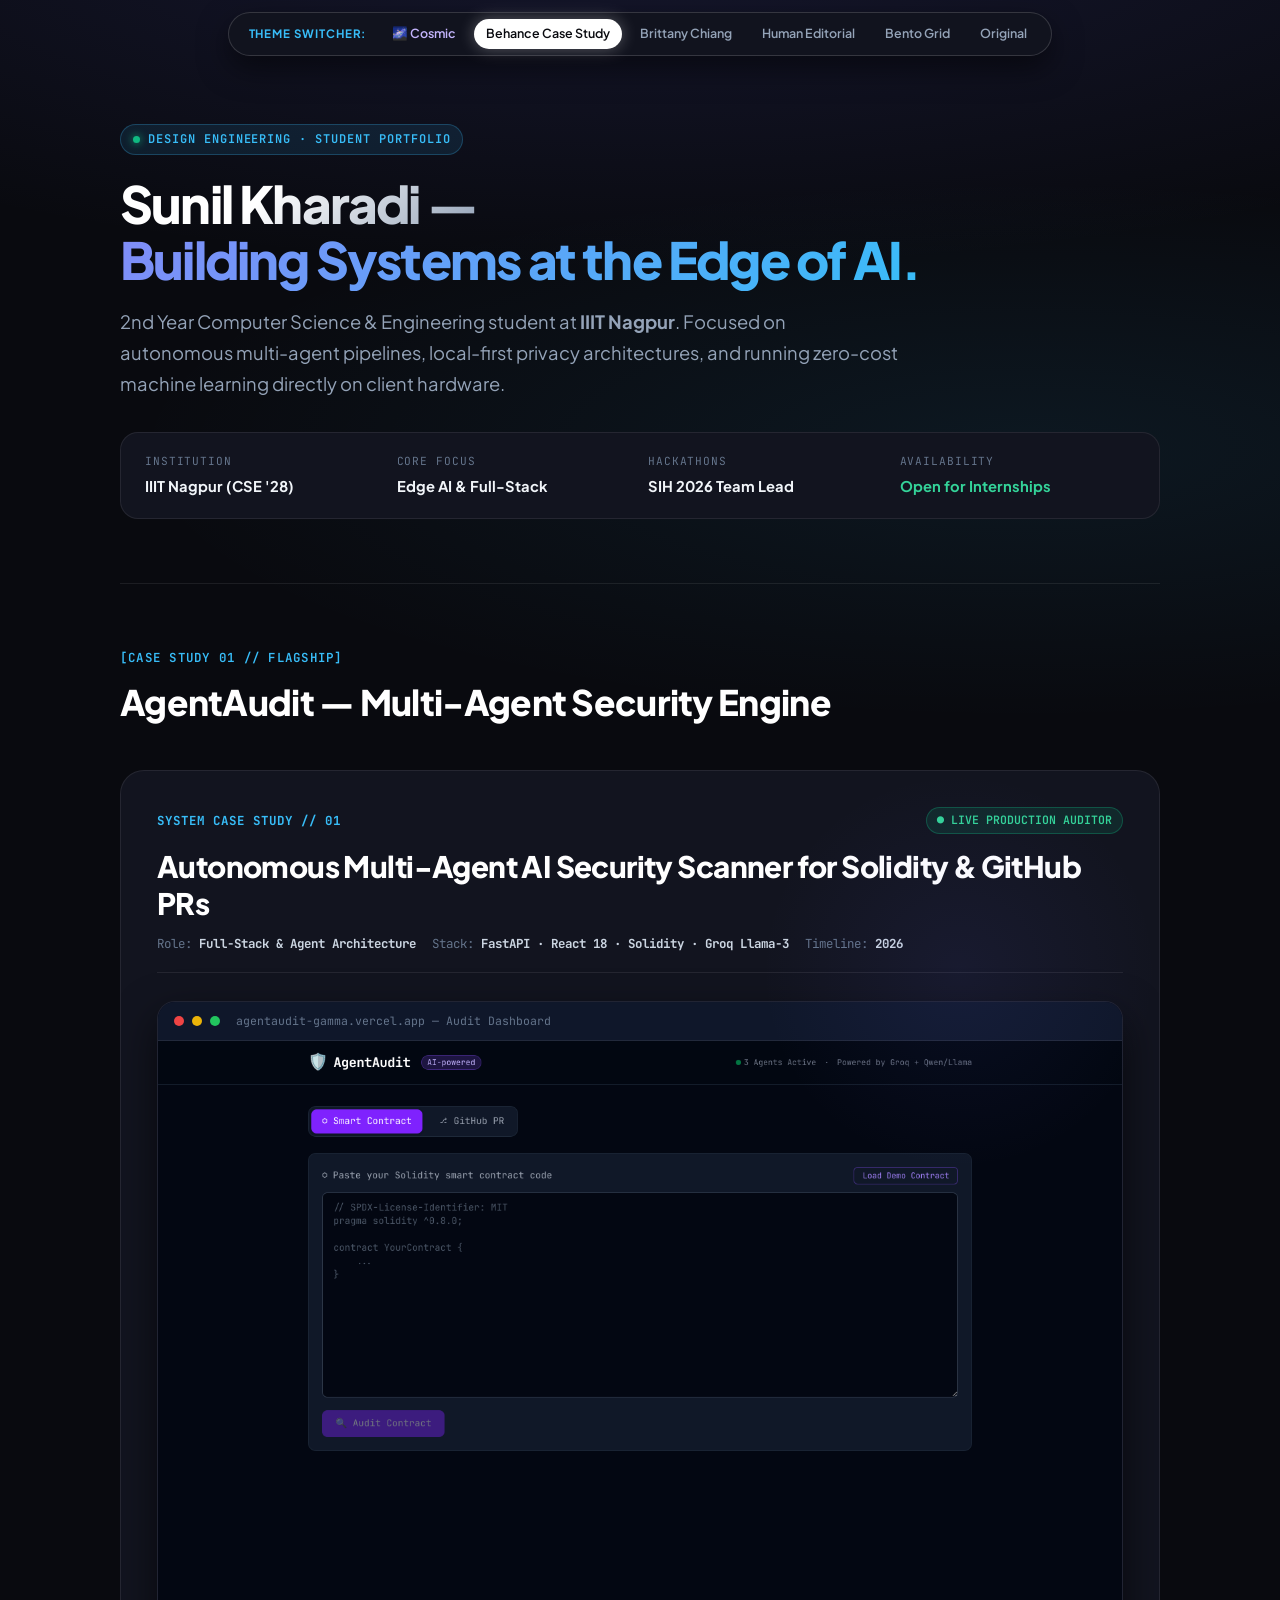
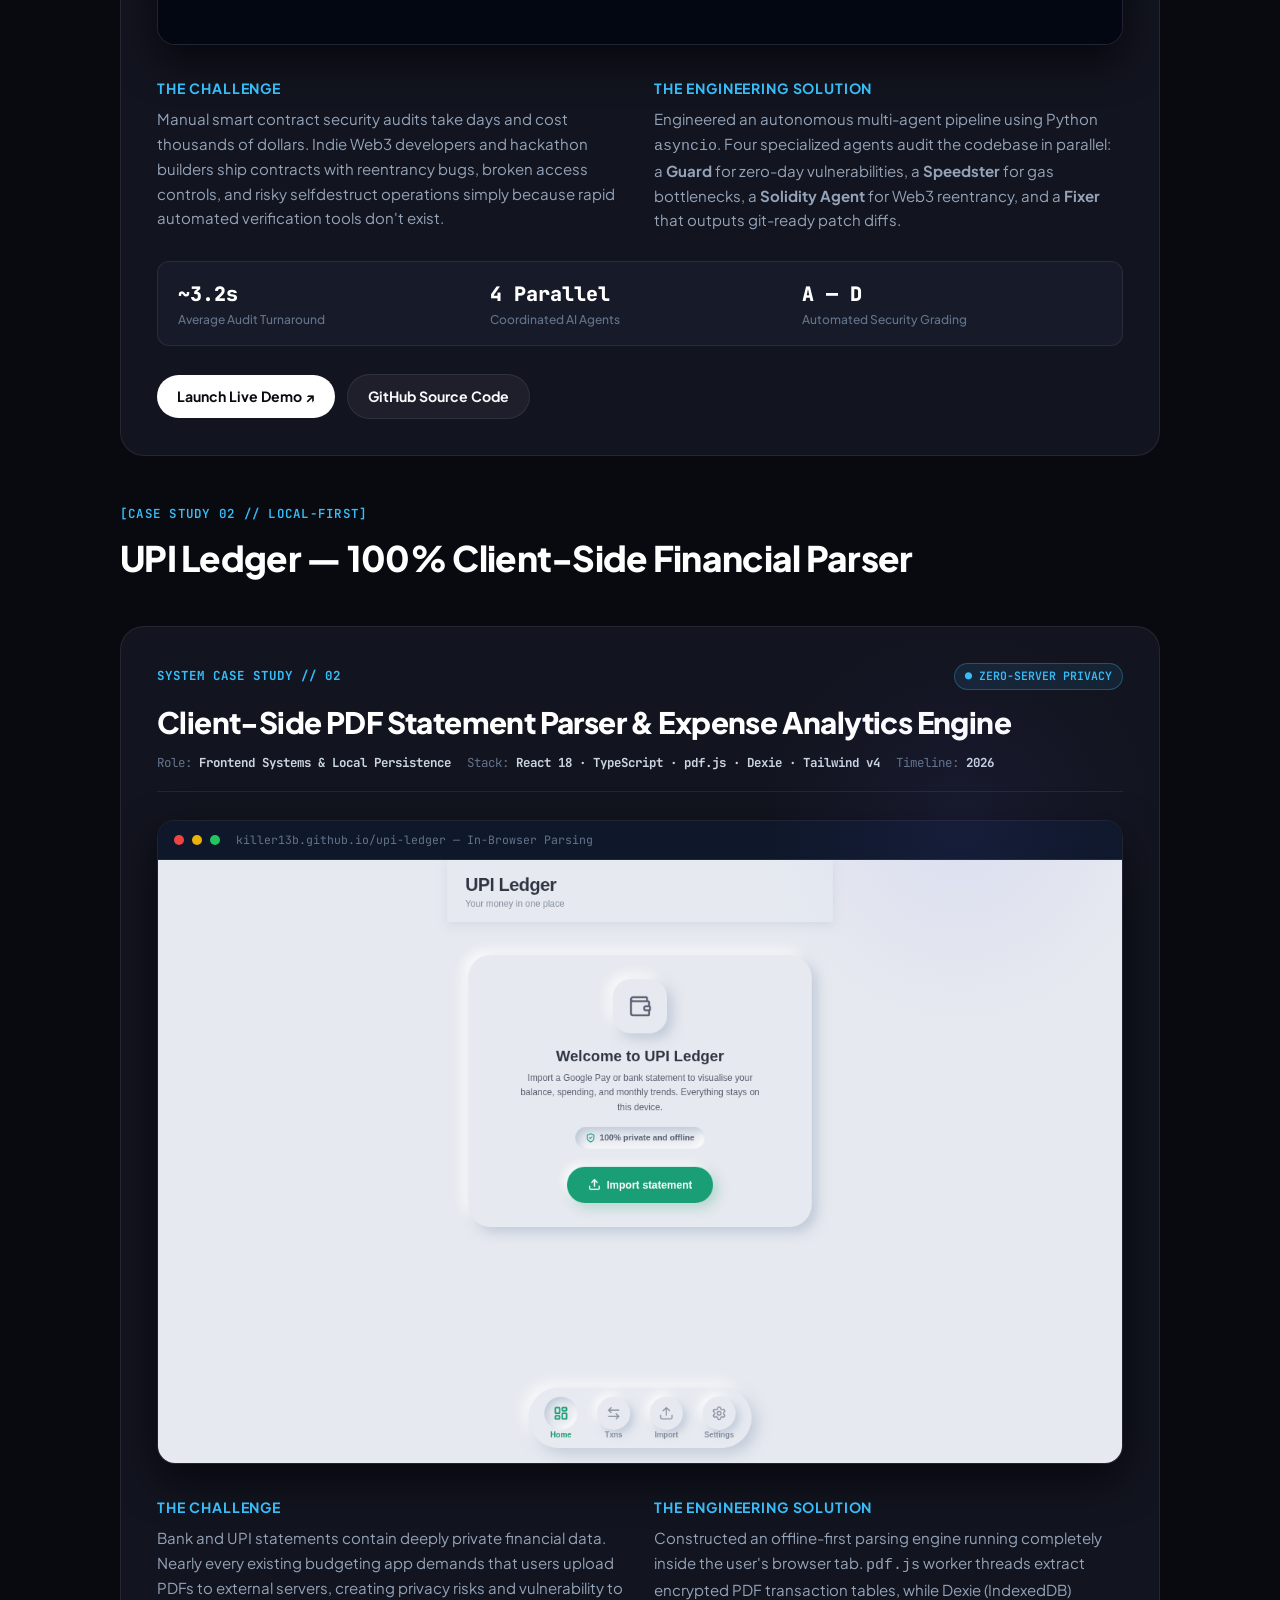
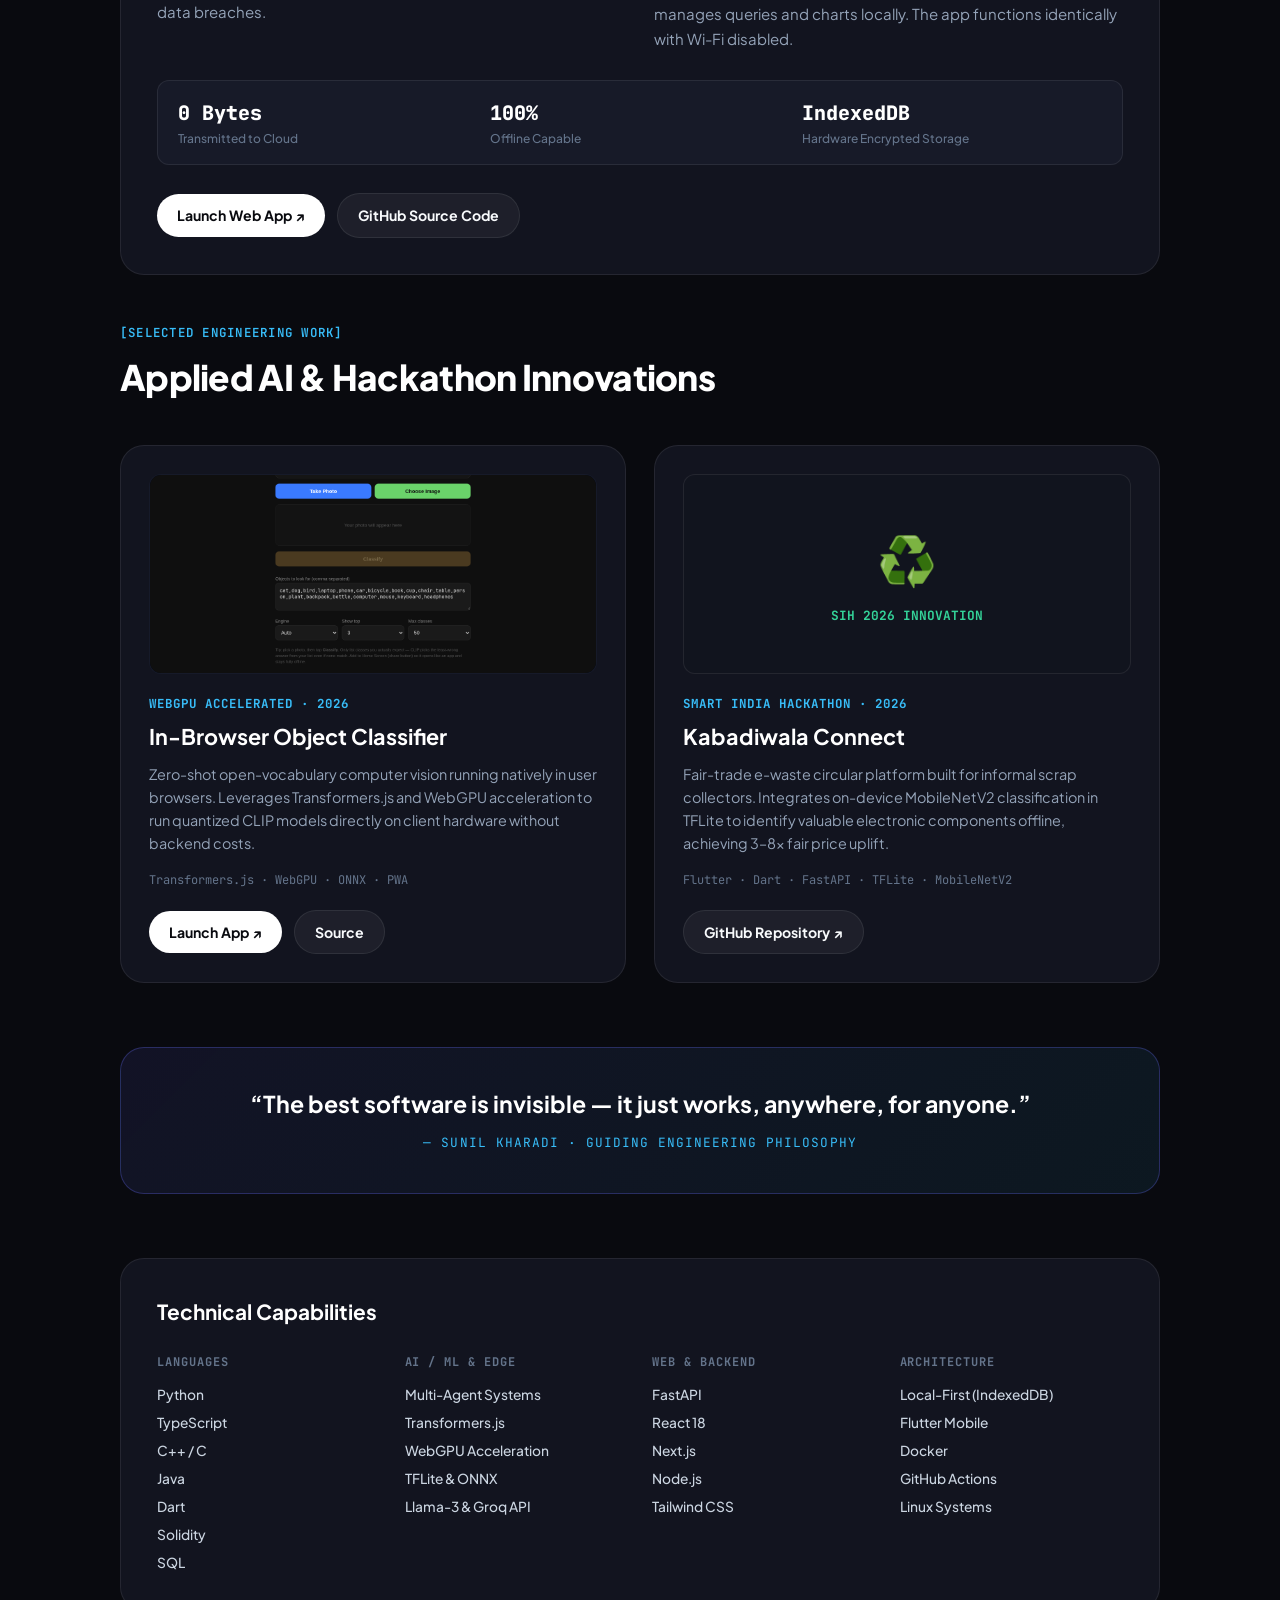
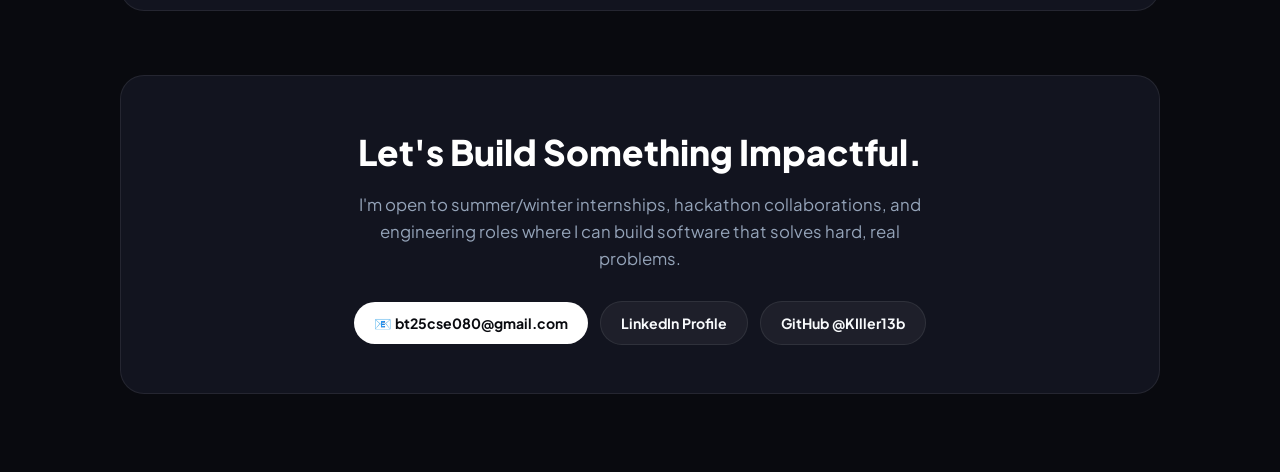
<file: preview-behance.html>
<!DOCTYPE html>
<html lang="en">
<head>
<meta charset="UTF-8" />
<meta name="viewport" content="width=device-width, initial-scale=1.0" />
<title>Sunil Kharadi — Design Engineering &amp; Case Studies</title>
<meta name="description" content="Portfolio &amp; Case Studies of Sunil Kharadi — 2nd Year CSE @ IIIT Nagpur. Full-Stack Systems, Edge AI, and Local-First Architecture." />
<link rel="preconnect" href="https://fonts.googleapis.com" />
<link rel="preconnect" href="https://fonts.gstatic.com" crossorigin />
<link href="https://fonts.googleapis.com/css2?family=Plus+Jakarta+Sans:wght@300;400;500;600;700;800&family=JetBrains+Mono:wght@400;500;600;700&display=swap" rel="stylesheet" />
<style>
  :root {
    --bg: #090a0f;
    --card: #12141f;
    --card-surface: #171a28;
    --card-border: rgba(255, 255, 255, 0.08);
    --card-hover-border: rgba(99, 102, 241, 0.4);
    --text-primary: #f8fafc;
    --text-secondary: #94a3b8;
    --text-muted: #64748b;
    --accent: #6366f1;
    --accent-cyan: #38bdf8;
    --accent-emerald: #10b981;
    --radius-xl: 24px;
    --radius-lg: 18px;
    --radius-md: 12px;
    --radius-sm: 8px;
    --transition: all 0.25s cubic-bezier(0.16, 1, 0.3, 1);
  }

  * { box-sizing: border-box; margin: 0; padding: 0; }

  body {
    background-color: var(--bg);
    color: var(--text-primary);
    font-family: 'Plus Jakarta Sans', -apple-system, BlinkMacSystemFont, sans-serif;
    line-height: 1.6;
    overflow-x: hidden;
    background-image: 
      radial-gradient(ellipse 90% 40% at 50% -10%, rgba(99, 102, 241, 0.15), transparent),
      radial-gradient(ellipse 70% 30% at 80% 50%, rgba(56, 189, 248, 0.08), transparent);
    background-attachment: fixed;
    padding-bottom: 80px;
  }

  /* Sticky Theme Switcher */
  .preview-bar {
    position: sticky;
    top: 12px;
    z-index: 999;
    display: flex;
    justify-content: center;
    padding: 0 16px;
    margin-bottom: 32px;
  }
  .preview-bar-inner {
    background: rgba(18, 20, 31, 0.9);
    backdrop-filter: blur(16px);
    -webkit-backdrop-filter: blur(16px);
    border: 1px solid rgba(255, 255, 255, 0.15);
    border-radius: 999px;
    padding: 6px 12px;
    display: flex;
    align-items: center;
    gap: 6px;
    box-shadow: 0 12px 30px rgba(0, 0, 0, 0.5);
  }
  .preview-label {
    font-size: 0.72rem;
    font-weight: 700;
    color: var(--accent-cyan);
    text-transform: uppercase;
    letter-spacing: 0.08em;
    padding: 0 8px;
  }
  .preview-btn {
    font-size: 0.78rem;
    font-weight: 600;
    padding: 5px 12px;
    border-radius: 999px;
    text-decoration: none;
    color: var(--text-secondary);
    transition: var(--transition);
  }
  .preview-btn:hover { color: #fff; background: rgba(255,255,255,0.06); }
  .preview-btn.active {
    background: #fff;
    color: #090a0f;
    box-shadow: 0 0 16px rgba(255, 255, 255, 0.3);
  }

  .container {
    max-width: 1080px;
    margin: 0 auto;
    padding: 0 20px;
  }

  /* Header / Studio Hero */
  .hero-section {
    padding: 48px 0 64px;
    border-bottom: 1px solid var(--card-border);
    margin-bottom: 64px;
  }

  .studio-badge {
    display: inline-flex;
    align-items: center;
    gap: 8px;
    font-family: 'JetBrains Mono', monospace;
    font-size: 0.75rem;
    font-weight: 600;
    text-transform: uppercase;
    letter-spacing: 0.08em;
    color: var(--accent-cyan);
    background: rgba(56, 189, 248, 0.1);
    border: 1px solid rgba(56, 189, 248, 0.25);
    padding: 5px 12px;
    border-radius: 999px;
    margin-bottom: 20px;
  }
  .pulse-dot {
    width: 7px;
    height: 7px;
    border-radius: 50%;
    background: var(--accent-emerald);
    box-shadow: 0 0 8px var(--accent-emerald);
  }

  h1 {
    font-size: 3.2rem;
    font-weight: 800;
    line-height: 1.1;
    letter-spacing: -0.035em;
    margin-bottom: 18px;
    color: #fff;
  }
  .grad-text {
    background: linear-gradient(135deg, #ffffff 40%, #94a3b8 100%);
    -webkit-background-clip: text;
    -webkit-text-fill-color: transparent;
  }
  .grad-accent {
    background: linear-gradient(135deg, #818cf8 0%, #38bdf8 100%);
    -webkit-background-clip: text;
    -webkit-text-fill-color: transparent;
  }

  .hero-lead {
    font-size: 1.15rem;
    color: var(--text-secondary);
    max-width: 780px;
    line-height: 1.7;
    margin-bottom: 32px;
  }

  /* Metadata Bar */
  .metadata-strip {
    display: grid;
    grid-template-columns: repeat(4, 1fr);
    gap: 16px;
    background: var(--card);
    border: 1px solid var(--card-border);
    border-radius: var(--radius-lg);
    padding: 20px 24px;
  }
  .meta-col-label {
    font-family: 'JetBrains Mono', monospace;
    font-size: 0.7rem;
    text-transform: uppercase;
    letter-spacing: 0.08em;
    color: var(--text-muted);
    margin-bottom: 4px;
  }
  .meta-col-val {
    font-size: 0.92rem;
    font-weight: 700;
    color: #f1f5f9;
  }

  /* Section Title */
  .section-header {
    margin-bottom: 40px;
  }
  .section-pre {
    font-family: 'JetBrains Mono', monospace;
    font-size: 0.78rem;
    font-weight: 600;
    text-transform: uppercase;
    letter-spacing: 0.1em;
    color: var(--accent-cyan);
    margin-bottom: 6px;
  }
  .section-headline {
    font-size: 2.2rem;
    font-weight: 800;
    letter-spacing: -0.02em;
    color: #fff;
  }

  /* Case Study Card */
  .case-card {
    background: var(--card);
    border: 1px solid var(--card-border);
    border-radius: var(--radius-xl);
    padding: 36px;
    margin-bottom: 48px;
    position: relative;
    overflow: hidden;
    transition: var(--transition);
  }
  .case-card:hover {
    border-color: var(--card-hover-border);
    box-shadow: 0 20px 48px -12px rgba(0, 0, 0, 0.7);
    transform: translateY(-2px);
  }

  /* Ambient card backdrop glow */
  .case-glow {
    position: absolute;
    top: 0;
    right: 0;
    width: 400px;
    height: 400px;
    background: radial-gradient(circle, rgba(99, 102, 241, 0.08) 0%, transparent 70%);
    pointer-events: none;
  }

  .case-badge-row {
    display: flex;
    justify-content: space-between;
    align-items: center;
    margin-bottom: 14px;
    flex-wrap: wrap;
    gap: 8px;
  }
  .case-num {
    font-family: 'JetBrains Mono', monospace;
    font-size: 0.78rem;
    font-weight: 700;
    color: var(--accent-cyan);
    letter-spacing: 0.08em;
  }
  .case-status-chip {
    font-family: 'JetBrains Mono', monospace;
    font-size: 0.72rem;
    font-weight: 600;
    background: rgba(16, 185, 129, 0.12);
    color: #34d399;
    border: 1px solid rgba(16, 185, 129, 0.3);
    padding: 3px 10px;
    border-radius: 999px;
  }

  .case-title {
    font-size: 1.85rem;
    font-weight: 800;
    letter-spacing: -0.02em;
    color: #fff;
    margin-bottom: 12px;
    line-height: 1.25;
  }

  /* Metadata Pills */
  .case-meta-row {
    display: flex;
    flex-wrap: wrap;
    gap: 16px;
    margin-bottom: 28px;
    padding-bottom: 18px;
    border-bottom: 1px solid var(--card-border);
    font-family: 'JetBrains Mono', monospace;
    font-size: 0.78rem;
    color: var(--text-muted);
  }
  .case-meta-row b {
    color: #cbd5e1;
  }

  /* Mockup Frame (Studio Presentation) */
  .mockup-frame {
    background: #020617;
    border: 1px solid rgba(255, 255, 255, 0.12);
    border-radius: var(--radius-lg);
    overflow: hidden;
    margin-bottom: 32px;
    box-shadow: 0 16px 40px rgba(0, 0, 0, 0.6);
  }
  .mockup-bar {
    background: #0f172a;
    border-bottom: 1px solid rgba(255, 255, 255, 0.08);
    padding: 10px 16px;
    display: flex;
    align-items: center;
    gap: 8px;
  }
  .mac-dot {
    width: 10px;
    height: 10px;
    border-radius: 50%;
  }
  .mac-title {
    font-family: 'JetBrains Mono', monospace;
    font-size: 0.72rem;
    color: var(--text-muted);
    margin-left: 8px;
  }
  .mockup-frame img {
    width: 100%;
    height: auto;
    display: block;
    object-fit: cover;
  }

  /* Narrative Breakdown */
  .case-narrative {
    display: grid;
    grid-template-columns: 1fr 1fr;
    gap: 28px;
    margin-bottom: 28px;
  }
  .narrative-block h4 {
    font-size: 0.88rem;
    font-weight: 700;
    text-transform: uppercase;
    letter-spacing: 0.06em;
    color: var(--accent-cyan);
    margin-bottom: 8px;
    display: flex;
    align-items: center;
    gap: 6px;
  }
  .narrative-block p {
    font-size: 0.94rem;
    color: var(--text-secondary);
    line-height: 1.65;
  }

  /* Metric Highlights Strip */
  .metrics-strip {
    display: grid;
    grid-template-columns: repeat(3, 1fr);
    gap: 12px;
    background: var(--card-surface);
    border: 1px solid var(--card-border);
    border-radius: var(--radius-md);
    padding: 16px 20px;
    margin-bottom: 28px;
  }
  .metric-item {
    display: flex;
    flex-direction: column;
  }
  .metric-val {
    font-family: 'JetBrains Mono', monospace;
    font-size: 1.25rem;
    font-weight: 800;
    color: #fff;
  }
  .metric-lbl {
    font-size: 0.75rem;
    color: var(--text-muted);
    font-weight: 500;
  }

  /* Action Buttons */
  .case-actions {
    display: flex;
    flex-wrap: wrap;
    gap: 12px;
    align-items: center;
  }
  .btn {
    display: inline-flex;
    align-items: center;
    gap: 8px;
    padding: 10px 20px;
    border-radius: 999px;
    font-size: 0.88rem;
    font-weight: 700;
    text-decoration: none;
    transition: var(--transition);
  }
  .btn-primary {
    background: #fff;
    color: #090a0f;
  }
  .btn-primary:hover {
    background: #e2e8f0;
    transform: translateY(-1px);
    box-shadow: 0 6px 20px rgba(255, 255, 255, 0.2);
  }
  .btn-secondary {
    background: rgba(255, 255, 255, 0.05);
    color: var(--text-primary);
    border: 1px solid var(--card-border);
  }
  .btn-secondary:hover {
    background: rgba(255, 255, 255, 0.1);
    color: #fff;
  }

  /* Gallery Grid for Smaller Projects */
  .gallery-grid {
    display: grid;
    grid-template-columns: 1fr 1fr;
    gap: 28px;
    margin-bottom: 64px;
  }
  .gallery-card {
    background: var(--card);
    border: 1px solid var(--card-border);
    border-radius: var(--radius-xl);
    padding: 28px;
    display: flex;
    flex-direction: column;
    justify-content: space-between;
    transition: var(--transition);
  }
  .gallery-card:hover {
    border-color: var(--card-hover-border);
    transform: translateY(-2px);
  }
  .gallery-thumb {
    border-radius: var(--radius-md);
    overflow: hidden;
    border: 1px solid var(--card-border);
    height: 200px;
    margin-bottom: 20px;
    background: #020617;
  }
  .gallery-thumb img {
    width: 100%;
    height: 100%;
    object-fit: cover;
  }

  /* Craft Philosophy Strip */
  .manifesto-box {
    background: linear-gradient(135deg, rgba(99, 102, 241, 0.1) 0%, rgba(56, 189, 248, 0.08) 100%);
    border: 1px solid rgba(99, 102, 241, 0.3);
    border-radius: var(--radius-xl);
    padding: 40px;
    margin-bottom: 64px;
    text-align: center;
  }
  .manifesto-quote {
    font-size: 1.45rem;
    font-weight: 700;
    color: #fff;
    line-height: 1.4;
    margin-bottom: 12px;
  }
  .manifesto-author {
    font-family: 'JetBrains Mono', monospace;
    font-size: 0.8rem;
    color: var(--accent-cyan);
    text-transform: uppercase;
    letter-spacing: 0.08em;
  }

  /* Skills Grid */
  .skills-card {
    background: var(--card);
    border: 1px solid var(--card-border);
    border-radius: var(--radius-xl);
    padding: 36px;
    margin-bottom: 64px;
  }
  .skills-layout {
    display: grid;
    grid-template-columns: repeat(4, 1fr);
    gap: 24px;
  }
  .skill-group h4 {
    font-family: 'JetBrains Mono', monospace;
    font-size: 0.75rem;
    text-transform: uppercase;
    letter-spacing: 0.08em;
    color: var(--text-muted);
    margin-bottom: 12px;
  }
  .skill-chips {
    display: flex;
    flex-direction: column;
    gap: 6px;
  }
  .skill-chip {
    font-size: 0.86rem;
    color: #cbd5e1;
    font-weight: 500;
  }

  /* Contact CTA */
  .contact-card {
    background: var(--card);
    border: 1px solid var(--card-border);
    border-radius: var(--radius-xl);
    padding: 48px;
    text-align: center;
  }
  .contact-card h2 {
    font-size: 2.2rem;
    font-weight: 800;
    color: #fff;
    margin-bottom: 12px;
  }
  .contact-card p {
    font-size: 1.05rem;
    color: var(--text-secondary);
    max-width: 600px;
    margin: 0 auto 28px;
  }

  @media (max-width: 850px) {
    h1 { font-size: 2.3rem; }
    .metadata-strip { grid-template-columns: 1fr 1fr; }
    .case-narrative { grid-template-columns: 1fr; }
    .gallery-grid { grid-template-columns: 1fr; }
    .skills-layout { grid-template-columns: 1fr 1fr; }
    .metrics-strip { grid-template-columns: 1fr; }
    .case-card { padding: 24px; }
  }
</style>
</head>
<body>

<!-- Theme Switcher -->
<div class="preview-bar">
  <div class="preview-bar-inner">
    <span class="preview-label">Theme Switcher:</span>
    <a href="preview-cosmic.html" class="preview-btn" style="color: #c4b5fd;">🌌 Cosmic</a>
    <a href="preview-behance.html" class="preview-btn active">Behance Case Study</a>
    <a href="preview-brittany.html" class="preview-btn">Brittany Chiang</a>
    <a href="preview-craftsman.html" class="preview-btn">Human Editorial</a>
    <a href="preview-bento.html" class="preview-btn">Bento Grid</a>
    <a href="index.html" class="preview-btn">Original</a>
  </div>
</div>

<main class="container">

  <!-- STUDIO HERO -->
  <header class="hero-section">
    <div class="studio-badge">
      <span class="pulse-dot"></span> Design Engineering &middot; Student Portfolio
    </div>

    <h1>
      <span class="grad-text">Sunil Kharadi &mdash;</span><br>
      <span class="grad-accent">Building Systems at the Edge of AI.</span>
    </h1>

    <p class="hero-lead">
      2nd Year Computer Science &amp; Engineering student at <b>IIIT Nagpur</b>. Focused on autonomous multi-agent pipelines, local-first privacy architectures, and running zero-cost machine learning directly on client hardware.
    </p>

    <!-- Metadata Strip -->
    <div class="metadata-strip">
      <div>
        <div class="meta-col-label">Institution</div>
        <div class="meta-col-val">IIIT Nagpur (CSE '28)</div>
      </div>
      <div>
        <div class="meta-col-label">Core Focus</div>
        <div class="meta-col-val">Edge AI &amp; Full-Stack</div>
      </div>
      <div>
        <div class="meta-col-label">Hackathons</div>
        <div class="meta-col-val">SIH 2026 Team Lead</div>
      </div>
      <div>
        <div class="meta-col-label">Availability</div>
        <div class="meta-col-val" style="color: #34d399;">Open for Internships</div>
      </div>
    </div>
  </header>

  <!-- CASE STUDY 01: AGENTAUDIT (FLAGSHIP) -->
  <section class="section-header">
    <div class="section-pre">[Case Study 01 // Flagship]</div>
    <h2 class="section-headline">AgentAudit &mdash; Multi-Agent Security Engine</h2>
  </section>

  <article class="case-card">
    <div class="case-glow"></div>

    <div class="case-badge-row">
      <div class="case-num">SYSTEM CASE STUDY // 01</div>
      <div class="case-status-chip">● LIVE PRODUCTION AUDITOR</div>
    </div>

    <h3 class="case-title">Autonomous Multi-Agent AI Security Scanner for Solidity &amp; GitHub PRs</h3>

    <div class="case-meta-row">
      <span>Role: <b>Full-Stack &amp; Agent Architecture</b></span>
      <span>Stack: <b>FastAPI &middot; React 18 &middot; Solidity &middot; Groq Llama-3</b></span>
      <span>Timeline: <b>2026</b></span>
    </div>

    <!-- Browser Mockup Presentation -->
    <div class="mockup-frame">
      <div class="mockup-bar">
        <span class="mac-dot" style="background:#ef4444;"></span>
        <span class="mac-dot" style="background:#eab308;"></span>
        <span class="mac-dot" style="background:#22c55e;"></span>
        <span class="mac-title">agentaudit-gamma.vercel.app — Audit Dashboard</span>
      </div>
      <img src="assets/agentaudit.png" alt="AgentAudit review dashboard" />
    </div>

    <!-- Case Study Narrative -->
    <div class="case-narrative">
      <div class="narrative-block">
        <h4>The Challenge</h4>
        <p>
          Manual smart contract security audits take days and cost thousands of dollars. Indie Web3 developers and hackathon builders ship contracts with reentrancy bugs, broken access controls, and risky selfdestruct operations simply because rapid automated verification tools don't exist.
        </p>
      </div>
      <div class="narrative-block">
        <h4>The Engineering Solution</h4>
        <p>
          Engineered an autonomous multi-agent pipeline using Python <code>asyncio</code>. Four specialized agents audit the codebase in parallel: a <b>Guard</b> for zero-day vulnerabilities, a <b>Speedster</b> for gas bottlenecks, a <b>Solidity Agent</b> for Web3 reentrancy, and a <b>Fixer</b> that outputs git-ready patch diffs.
        </p>
      </div>
    </div>

    <!-- Metric Strip -->
    <div class="metrics-strip">
      <div class="metric-item">
        <span class="metric-val">~3.2s</span>
        <span class="metric-lbl">Average Audit Turnaround</span>
      </div>
      <div class="metric-item">
        <span class="metric-val">4 Parallel</span>
        <span class="metric-lbl">Coordinated AI Agents</span>
      </div>
      <div class="metric-item">
        <span class="metric-val">A &mdash; D</span>
        <span class="metric-lbl">Automated Security Grading</span>
      </div>
    </div>

    <div class="case-actions">
      <a href="https://agentaudit-gamma.vercel.app" target="_blank" rel="noopener" class="btn btn-primary">
        Launch Live Demo &nearr;
      </a>
      <a href="https://github.com/KIller13b/agentaudit" target="_blank" rel="noopener" class="btn btn-secondary">
        GitHub Source Code
      </a>
    </div>
  </article>

  <!-- CASE STUDY 02: UPI LEDGER -->
  <section class="section-header">
    <div class="section-pre">[Case Study 02 // Local-First]</div>
    <h2 class="section-headline">UPI Ledger &mdash; 100% Client-Side Financial Parser</h2>
  </section>

  <article class="case-card">
    <div class="case-glow"></div>

    <div class="case-badge-row">
      <div class="case-num">SYSTEM CASE STUDY // 02</div>
      <div class="case-status-chip" style="color: #38bdf8; background: rgba(56, 189, 248, 0.1); border-color: rgba(56, 189, 248, 0.3);">
        ● ZERO-SERVER PRIVACY
      </div>
    </div>

    <h3 class="case-title">Client-Side PDF Statement Parser &amp; Expense Analytics Engine</h3>

    <div class="case-meta-row">
      <span>Role: <b>Frontend Systems &amp; Local Persistence</b></span>
      <span>Stack: <b>React 18 &middot; TypeScript &middot; pdf.js &middot; Dexie &middot; Tailwind v4</b></span>
      <span>Timeline: <b>2026</b></span>
    </div>

    <!-- Mockup -->
    <div class="mockup-frame">
      <div class="mockup-bar">
        <span class="mac-dot" style="background:#ef4444;"></span>
        <span class="mac-dot" style="background:#eab308;"></span>
        <span class="mac-dot" style="background:#22c55e;"></span>
        <span class="mac-title">killer13b.github.io/upi-ledger — In-Browser Parsing</span>
      </div>
      <img src="assets/upi-ledger.png" alt="UPI Ledger UI screenshot" />
    </div>

    <!-- Case Study Narrative -->
    <div class="case-narrative">
      <div class="narrative-block">
        <h4>The Challenge</h4>
        <p>
          Bank and UPI statements contain deeply private financial data. Nearly every existing budgeting app demands that users upload PDFs to external servers, creating privacy risks and vulnerability to data breaches.
        </p>
      </div>
      <div class="narrative-block">
        <h4>The Engineering Solution</h4>
        <p>
          Constructed an offline-first parsing engine running completely inside the user's browser tab. <code>pdf.js</code> worker threads extract encrypted PDF transaction tables, while Dexie (IndexedDB) manages queries and charts locally. The app functions identically with Wi-Fi disabled.
        </p>
      </div>
    </div>

    <!-- Metric Strip -->
    <div class="metrics-strip">
      <div class="metric-item">
        <span class="metric-val">0 Bytes</span>
        <span class="metric-lbl">Transmitted to Cloud</span>
      </div>
      <div class="metric-item">
        <span class="metric-val">100%</span>
        <span class="metric-lbl">Offline Capable</span>
      </div>
      <div class="metric-item">
        <span class="metric-val">IndexedDB</span>
        <span class="metric-lbl">Hardware Encrypted Storage</span>
      </div>
    </div>

    <div class="case-actions">
      <a href="https://killer13b.github.io/upi-ledger/" target="_blank" rel="noopener" class="btn btn-primary">
        Launch Web App &nearr;
      </a>
      <a href="https://github.com/KIller13b/upi-ledger" target="_blank" rel="noopener" class="btn btn-secondary">
        GitHub Source Code
      </a>
    </div>
  </article>

  <!-- TWO-COLUMN GRID FOR OTHER WORK -->
  <section class="section-header">
    <div class="section-pre">[Selected Engineering Work]</div>
    <h2 class="section-headline">Applied AI &amp; Hackathon Innovations</h2>
  </section>

  <div class="gallery-grid">

    <!-- Object Classifier -->
    <article class="gallery-card">
      <div>
        <div class="gallery-thumb">
          <img src="assets/object-classifier.png" alt="Object Classifier UI" />
        </div>
        <div class="case-num" style="margin-bottom: 6px;">WEBGPU ACCELERATED &middot; 2026</div>
        <h3 style="font-size: 1.35rem; font-weight: 700; color: #fff; margin-bottom: 8px;">
          In-Browser Object Classifier
        </h3>
        <p style="font-size: 0.9rem; color: var(--text-secondary); margin-bottom: 16px; line-height: 1.6;">
          Zero-shot open-vocabulary computer vision running natively in user browsers. Leverages Transformers.js and WebGPU acceleration to run quantized CLIP models directly on client hardware without backend costs.
        </p>
        <div style="font-family: 'JetBrains Mono', monospace; font-size: 0.75rem; color: var(--text-muted); margin-bottom: 20px;">
          Transformers.js &middot; WebGPU &middot; ONNX &middot; PWA
        </div>
      </div>
      <div class="case-actions">
        <a href="https://killer13b.github.io/object-classifier/" target="_blank" rel="noopener" class="btn btn-primary">
          Launch App &nearr;
        </a>
        <a href="https://github.com/KIller13b/object-classifier" target="_blank" rel="noopener" class="btn btn-secondary">
          Source
        </a>
      </div>
    </article>

    <!-- Kabadiwala Connect -->
    <article class="gallery-card">
      <div>
        <div class="gallery-thumb" style="display:flex; flex-direction:column; align-items:center; justify-content:center; background: rgba(18,20,31,0.8);">
          <div style="font-size: 3rem; margin-bottom: 8px;">♻️</div>
          <div style="font-family: 'JetBrains Mono', monospace; font-size: 0.8rem; color: #34d399; font-weight: 700;">SIH 2026 INNOVATION</div>
        </div>
        <div class="case-num" style="margin-bottom: 6px;">SMART INDIA HACKATHON &middot; 2026</div>
        <h3 style="font-size: 1.35rem; font-weight: 700; color: #fff; margin-bottom: 8px;">
          Kabadiwala Connect
        </h3>
        <p style="font-size: 0.9rem; color: var(--text-secondary); margin-bottom: 16px; line-height: 1.6;">
          Fair-trade e-waste circular platform built for informal scrap collectors. Integrates on-device MobileNetV2 classification in TFLite to identify valuable electronic components offline, achieving 3–8x fair price uplift.
        </p>
        <div style="font-family: 'JetBrains Mono', monospace; font-size: 0.75rem; color: var(--text-muted); margin-bottom: 20px;">
          Flutter &middot; Dart &middot; FastAPI &middot; TFLite &middot; MobileNetV2
        </div>
      </div>
      <div class="case-actions">
        <a href="https://github.com/KIller13b/kabadiwala-connect" target="_blank" rel="noopener" class="btn btn-secondary">
          GitHub Repository &nearr;
        </a>
      </div>
    </article>

  </div>

  <!-- MANIFESTO STRIP -->
  <div class="manifesto-box">
    <div class="manifesto-quote">
      &ldquo;The best software is invisible &mdash; it just works, anywhere, for anyone.&rdquo;
    </div>
    <div class="manifesto-author">&mdash; Sunil Kharadi &middot; Guiding Engineering Philosophy</div>
  </div>

  <!-- TECHNICAL TOOLBOX -->
  <section class="skills-card">
    <h3 style="font-size: 1.3rem; font-weight: 700; color: #fff; margin-bottom: 24px;">Technical Capabilities</h3>
    <div class="skills-layout">
      <div class="skill-group">
        <h4>Languages</h4>
        <div class="skill-chips">
          <span class="skill-chip">Python</span>
          <span class="skill-chip">TypeScript</span>
          <span class="skill-chip">C++ / C</span>
          <span class="skill-chip">Java</span>
          <span class="skill-chip">Dart</span>
          <span class="skill-chip">Solidity</span>
          <span class="skill-chip">SQL</span>
        </div>
      </div>
      <div class="skill-group">
        <h4>AI / ML &amp; Edge</h4>
        <div class="skill-chips">
          <span class="skill-chip">Multi-Agent Systems</span>
          <span class="skill-chip">Transformers.js</span>
          <span class="skill-chip">WebGPU Acceleration</span>
          <span class="skill-chip">TFLite &amp; ONNX</span>
          <span class="skill-chip">Llama-3 &amp; Groq API</span>
        </div>
      </div>
      <div class="skill-group">
        <h4>Web &amp; Backend</h4>
        <div class="skill-chips">
          <span class="skill-chip">FastAPI</span>
          <span class="skill-chip">React 18</span>
          <span class="skill-chip">Next.js</span>
          <span class="skill-chip">Node.js</span>
          <span class="skill-chip">Tailwind CSS</span>
        </div>
      </div>
      <div class="skill-group">
        <h4>Architecture</h4>
        <div class="skill-chips">
          <span class="skill-chip">Local-First (IndexedDB)</span>
          <span class="skill-chip">Flutter Mobile</span>
          <span class="skill-chip">Docker</span>
          <span class="skill-chip">GitHub Actions</span>
          <span class="skill-chip">Linux Systems</span>
        </div>
      </div>
    </div>
  </section>

  <!-- CONTACT / COLLABORATION CTA -->
  <section class="contact-card">
    <h2>Let's Build Something Impactful.</h2>
    <p>
      I'm open to summer/winter internships, hackathon collaborations, and engineering roles where I can build software that solves hard, real problems.
    </p>
    <div class="case-actions" style="justify-content: center;">
      <a href="mailto:bt25cse080@gmail.com" class="btn btn-primary">
        📧 bt25cse080@gmail.com
      </a>
      <a href="https://www.linkedin.com/in/sunil-kharadi-09b560427/" target="_blank" rel="noopener" class="btn btn-secondary">
        LinkedIn Profile
      </a>
      <a href="https://github.com/KIller13b" target="_blank" rel="noopener" class="btn btn-secondary">
        GitHub @KIller13b
      </a>
    </div>
  </section>

</main>

</body>
</html>
</file>
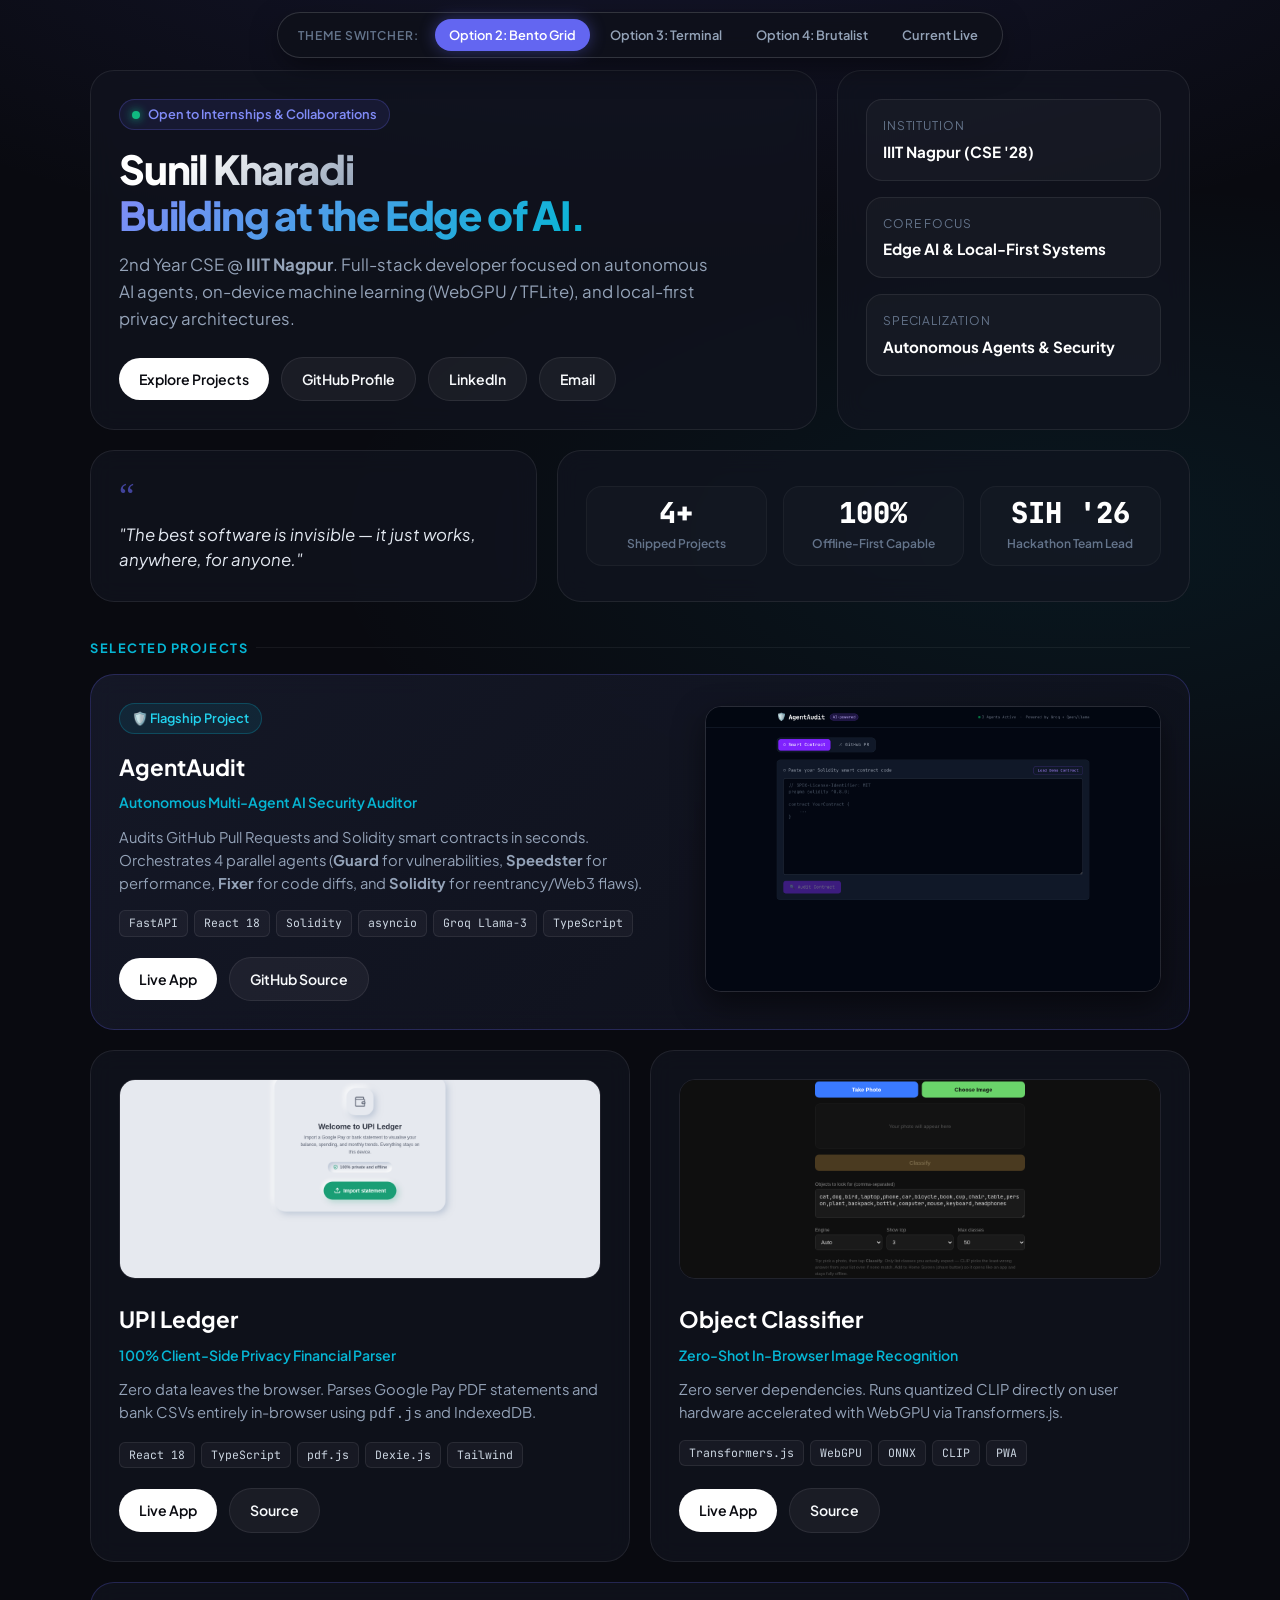
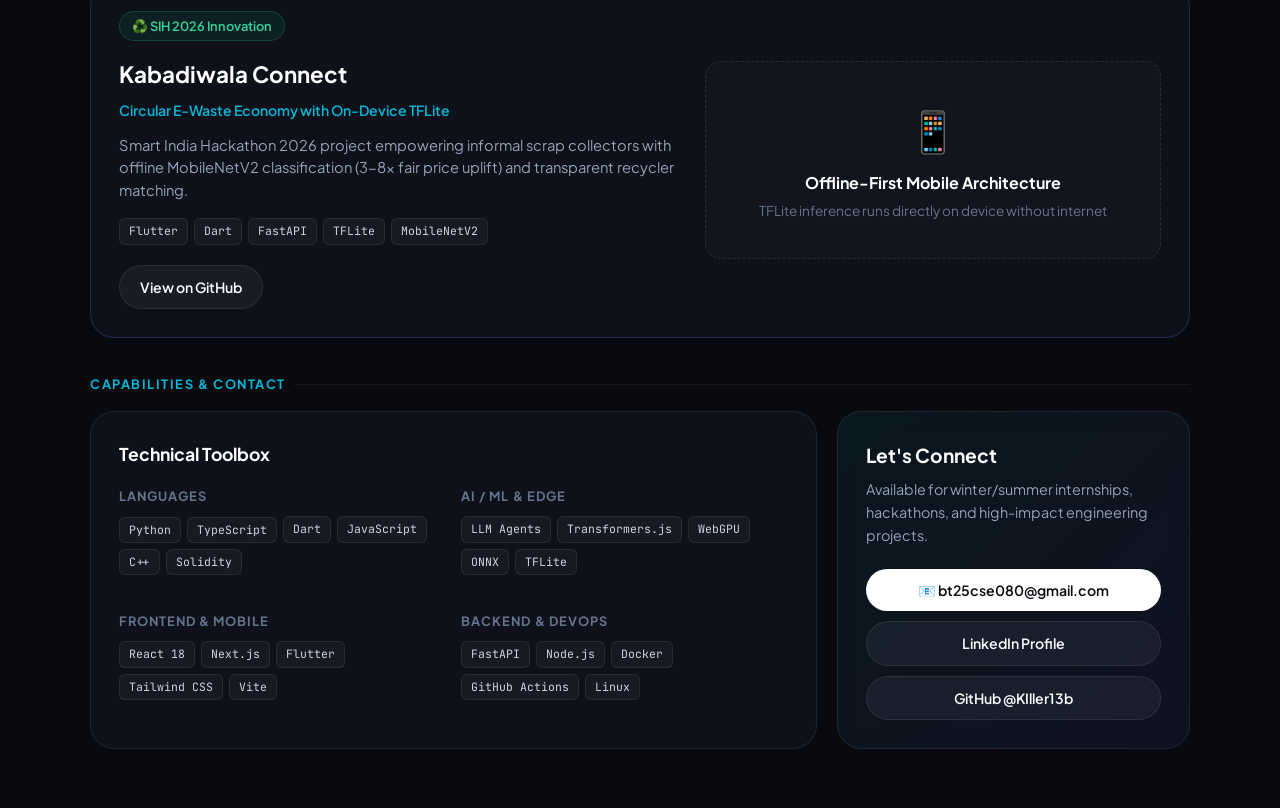
<file: preview-bento.html>
<!DOCTYPE html>
<html lang="en">
<head>
<meta charset="UTF-8" />
<meta name="viewport" content="width=device-width, initial-scale=1.0" />
<title>Sunil Kharadi — Bento Grid Portfolio</title>
<meta name="description" content="Portfolio of Sunil Kharadi (@KIller13b) — Bento Grid Edition" />
<link rel="preconnect" href="https://fonts.googleapis.com" />
<link rel="preconnect" href="https://fonts.gstatic.com" crossorigin />
<link href="https://fonts.googleapis.com/css2?family=Plus+Jakarta+Sans:wght@300;400;500;600;700;800&family=JetBrains+Mono:wght@400;500;600&display=swap" rel="stylesheet" />
<style>
  :root {
    --bg: #090a10;
    --card-bg: rgba(18, 20, 32, 0.7);
    --card-border: rgba(255, 255, 255, 0.08);
    --card-hover-border: rgba(99, 102, 241, 0.35);
    --text-primary: #f8fafc;
    --text-secondary: #94a3b8;
    --text-muted: #64748b;
    --accent: #6366f1;
    --accent-glow: rgba(99, 102, 241, 0.15);
    --cyan: #06b6d4;
    --emerald: #10b981;
    --amber: #f59e0b;
    --radius-lg: 24px;
    --radius-md: 16px;
    --radius-sm: 10px;
    --transition: all 0.25s cubic-bezier(0.16, 1, 0.3, 1);
  }

  * { box-sizing: border-box; margin: 0; padding: 0; }
  
  body {
    background-color: var(--bg);
    color: var(--text-primary);
    font-family: 'Plus Jakarta Sans', -apple-system, BlinkMacSystemFont, sans-serif;
    line-height: 1.6;
    overflow-x: hidden;
    background-image: 
      radial-gradient(ellipse 80% 50% at 50% -20%, rgba(99, 102, 241, 0.15), transparent),
      radial-gradient(ellipse 60% 40% at 85% 60%, rgba(6, 182, 212, 0.08), transparent);
    background-attachment: fixed;
    padding-bottom: 60px;
  }

  /* Preview switcher floating pill */
  .preview-bar {
    position: sticky;
    top: 12px;
    z-index: 999;
    display: flex;
    justify-content: center;
    padding: 0 16px;
    margin-bottom: 24px;
  }
  .preview-bar-inner {
    background: rgba(15, 17, 26, 0.85);
    backdrop-filter: blur(16px);
    -webkit-backdrop-filter: blur(16px);
    border: 1px solid rgba(255, 255, 255, 0.15);
    border-radius: 999px;
    padding: 6px 10px;
    display: flex;
    align-items: center;
    gap: 6px;
    box-shadow: 0 10px 30px -5px rgba(0,0,0,0.5);
  }
  .preview-label {
    font-size: 0.75rem;
    font-weight: 600;
    color: var(--text-muted);
    text-transform: uppercase;
    letter-spacing: 0.08em;
    padding: 0 10px;
  }
  .preview-btn {
    font-size: 0.8rem;
    font-weight: 600;
    padding: 6px 14px;
    border-radius: 999px;
    text-decoration: none;
    color: var(--text-secondary);
    transition: var(--transition);
  }
  .preview-btn:hover {
    color: #fff;
    background: rgba(255,255,255,0.08);
  }
  .preview-btn.active {
    background: var(--accent);
    color: #fff;
    box-shadow: 0 0 16px rgba(99, 102, 241, 0.4);
  }

  .container {
    max-width: 1140px;
    margin: 0 auto;
    padding: 0 20px;
  }

  /* Bento Base Card */
  .bento-card {
    background: var(--card-bg);
    border: 1px solid var(--card-border);
    backdrop-filter: blur(12px);
    -webkit-backdrop-filter: blur(12px);
    border-radius: var(--radius-lg);
    padding: 28px;
    position: relative;
    overflow: hidden;
    transition: var(--transition);
  }
  .bento-card:hover {
    border-color: var(--card-hover-border);
    transform: translateY(-2px);
    box-shadow: 0 16px 36px -12px rgba(0, 0, 0, 0.5);
  }

  /* Grid Layouts */
  .grid-hero {
    display: grid;
    grid-template-columns: repeat(12, 1fr);
    gap: 20px;
    margin-bottom: 24px;
  }
  .grid-projects {
    display: grid;
    grid-template-columns: repeat(12, 1fr);
    gap: 20px;
    margin-bottom: 24px;
  }
  .grid-bottom {
    display: grid;
    grid-template-columns: repeat(12, 1fr);
    gap: 20px;
  }

  /* Hero Section Cards */
  .card-intro {
    grid-column: span 8;
    display: flex;
    flex-direction: column;
    justify-content: space-between;
  }
  .card-status {
    grid-column: span 4;
    display: flex;
    flex-direction: column;
    justify-content: space-between;
  }
  .card-quote {
    grid-column: span 5;
  }
  .card-stats {
    grid-column: span 7;
    display: grid;
    grid-template-columns: repeat(3, 1fr);
    gap: 16px;
    align-items: center;
  }

  /* Badge Pill */
  .pill {
    display: inline-flex;
    align-items: center;
    gap: 8px;
    background: rgba(99, 102, 241, 0.1);
    color: #818cf8;
    border: 1px solid rgba(99, 102, 241, 0.25);
    padding: 4px 12px;
    border-radius: 999px;
    font-size: 0.8rem;
    font-weight: 600;
    width: fit-content;
    margin-bottom: 16px;
  }
  .pill-pulse {
    width: 8px;
    height: 8px;
    border-radius: 50%;
    background: #10b981;
    box-shadow: 0 0 10px #10b981;
    animation: pulse 2s infinite;
  }
  @keyframes pulse {
    0% { transform: scale(0.95); opacity: 0.8; }
    50% { transform: scale(1.3); opacity: 1; }
    100% { transform: scale(0.95); opacity: 0.8; }
  }

  h1 {
    font-size: 2.5rem;
    font-weight: 800;
    line-height: 1.15;
    letter-spacing: -0.03em;
    margin-bottom: 14px;
  }
  .gradient-text {
    background: linear-gradient(135deg, #fff 30%, #94a3b8 100%);
    -webkit-background-clip: text;
    -webkit-text-fill-color: transparent;
  }
  .gradient-accent {
    background: linear-gradient(135deg, #818cf8 0%, #06b6d4 100%);
    -webkit-background-clip: text;
    -webkit-text-fill-color: transparent;
  }

  .intro-text {
    color: var(--text-secondary);
    font-size: 1.05rem;
    max-width: 90%;
    margin-bottom: 24px;
  }

  .action-buttons {
    display: flex;
    flex-wrap: wrap;
    gap: 12px;
    align-items: center;
  }
  .btn {
    display: inline-flex;
    align-items: center;
    gap: 8px;
    padding: 10px 20px;
    border-radius: 999px;
    font-size: 0.88rem;
    font-weight: 600;
    text-decoration: none;
    transition: var(--transition);
  }
  .btn-primary {
    background: #fff;
    color: #090a10;
  }
  .btn-primary:hover {
    background: #e2e8f0;
    transform: translateY(-1px);
  }
  .btn-glass {
    background: rgba(255, 255, 255, 0.05);
    color: var(--text-primary);
    border: 1px solid var(--card-border);
  }
  .btn-glass:hover {
    background: rgba(255, 255, 255, 0.1);
    color: #fff;
  }

  /* Status Card */
  .campus-badge {
    background: rgba(255,255,255,0.03);
    border: 1px solid var(--card-border);
    border-radius: var(--radius-md);
    padding: 16px;
    margin-bottom: 16px;
  }
  .campus-title {
    font-size: 0.75rem;
    text-transform: uppercase;
    letter-spacing: 0.08em;
    color: var(--text-muted);
    margin-bottom: 4px;
  }
  .campus-val {
    font-weight: 700;
    color: #fff;
    font-size: 0.95rem;
  }

  /* Stats numbers */
  .stat-box {
    text-align: center;
    padding: 12px;
    border-radius: var(--radius-md);
    background: rgba(255,255,255,0.02);
    border: 1px solid rgba(255,255,255,0.04);
  }
  .stat-num {
    font-size: 1.8rem;
    font-weight: 800;
    color: #fff;
    line-height: 1;
    margin-bottom: 6px;
    font-family: 'JetBrains Mono', monospace;
  }
  .stat-lbl {
    font-size: 0.75rem;
    color: var(--text-muted);
    font-weight: 600;
  }

  /* Quote Card */
  .quote-symbol {
    font-size: 2.2rem;
    line-height: 1;
    color: var(--accent);
    opacity: 0.6;
    margin-bottom: 8px;
    font-family: serif;
  }
  .quote-text {
    font-size: 1.05rem;
    font-style: italic;
    color: #e2e8f0;
    line-height: 1.5;
  }

  /* Section Title */
  .section-label {
    font-size: 0.8rem;
    text-transform: uppercase;
    letter-spacing: 0.12em;
    color: var(--cyan);
    font-weight: 700;
    margin: 36px 0 16px;
    display: flex;
    align-items: center;
    gap: 8px;
  }
  .section-label::after {
    content: '';
    flex: 1;
    height: 1px;
    background: rgba(255,255,255,0.06);
  }

  /* Project Cards in Bento */
  .card-flagship {
    grid-column: span 12;
    display: grid;
    grid-template-columns: 1.1fr 0.9fr;
    gap: 28px;
    align-items: center;
    border-color: rgba(99, 102, 241, 0.25);
    background: linear-gradient(135deg, rgba(24, 27, 44, 0.8) 0%, rgba(15, 17, 28, 0.8) 100%);
  }
  .flagship-preview img {
    width: 100%;
    height: auto;
    border-radius: var(--radius-md);
    border: 1px solid rgba(255,255,255,0.1);
    box-shadow: 0 12px 30px rgba(0,0,0,0.5);
  }
  .card-medium {
    grid-column: span 6;
    display: flex;
    flex-direction: column;
    justify-content: space-between;
  }
  .card-medium img {
    width: 100%;
    height: 200px;
    object-fit: cover;
    border-radius: var(--radius-md);
    margin-bottom: 16px;
    border: 1px solid rgba(255,255,255,0.08);
  }
  .card-small {
    grid-column: span 6;
  }

  .project-title {
    font-size: 1.4rem;
    font-weight: 700;
    margin-bottom: 6px;
    color: #fff;
  }
  .project-tagline {
    font-size: 0.88rem;
    color: var(--cyan);
    font-weight: 600;
    margin-bottom: 12px;
  }
  .project-desc {
    color: var(--text-secondary);
    font-size: 0.92rem;
    margin-bottom: 16px;
    line-height: 1.55;
  }
  
  .tag-cloud {
    display: flex;
    flex-wrap: wrap;
    gap: 6px;
    margin-bottom: 20px;
  }
  .tag {
    font-family: 'JetBrains Mono', monospace;
    font-size: 0.72rem;
    background: rgba(255,255,255,0.04);
    border: 1px solid rgba(255,255,255,0.08);
    color: #cbd5e1;
    padding: 3px 9px;
    border-radius: 6px;
  }

  /* Skills Bento */
  .card-skills {
    grid-column: span 8;
  }
  .skills-wrapper {
    display: grid;
    grid-template-columns: repeat(2, 1fr);
    gap: 16px;
  }
  .skill-block h4 {
    font-size: 0.8rem;
    text-transform: uppercase;
    letter-spacing: 0.08em;
    color: var(--text-muted);
    margin-bottom: 10px;
  }

  .card-connect {
    grid-column: span 4;
    display: flex;
    flex-direction: column;
    justify-content: space-between;
    background: linear-gradient(135deg, rgba(6, 182, 212, 0.08) 0%, rgba(99, 102, 241, 0.08) 100%);
  }

  @media (max-width: 900px) {
    .card-intro, .card-status, .card-quote, .card-stats,
    .card-medium, .card-small, .card-skills, .card-connect {
      grid-column: span 12;
    }
    .card-flagship {
      grid-column: span 12;
      grid-template-columns: 1fr;
    }
    .skills-wrapper {
      grid-template-columns: 1fr;
    }
    h1 { font-size: 2rem; }
  }
</style>
</head>
<body>

<!-- Interactive Preview Bar -->
<div class="preview-bar">
  <div class="preview-bar-inner">
    <span class="preview-label">Theme Switcher:</span>
    <a href="preview-bento.html" class="preview-btn active">Option 2: Bento Grid</a>
    <a href="preview-terminal.html" class="preview-btn">Option 3: Terminal</a>
    <a href="preview-brutalist.html" class="preview-btn">Option 4: Brutalist</a>
    <a href="index.html" class="preview-btn">Current Live</a>
  </div>
</div>

<main class="container">

  <!-- TOP BENTO GRID -->
  <div class="grid-hero">
    
    <!-- Hero Box -->
    <div class="bento-card card-intro">
      <div>
        <div class="pill">
          <span class="pill-pulse"></span> Open to Internships &amp; Collaborations
        </div>
        <h1>
          <span class="gradient-text">Sunil Kharadi</span><br>
          <span class="gradient-accent">Building at the Edge of AI.</span>
        </h1>
        <p class="intro-text">
          2nd Year CSE @ <b>IIIT Nagpur</b>. Full-stack developer focused on autonomous AI agents, on-device machine learning (WebGPU / TFLite), and local-first privacy architectures.
        </p>
      </div>
      <div class="action-buttons">
        <a href="#projects" class="btn btn-primary">Explore Projects</a>
        <a href="https://github.com/KIller13b" target="_blank" rel="noopener" class="btn btn-glass">GitHub Profile</a>
        <a href="https://www.linkedin.com/in/sunil-kharadi-09b560427/" target="_blank" rel="noopener" class="btn btn-glass">LinkedIn</a>
        <a href="mailto:bt25cse080@gmail.com" class="btn btn-glass">Email</a>
      </div>
    </div>

    <!-- Campus & Focus Box -->
    <div class="bento-card card-status">
      <div>
        <div class="campus-badge">
          <div class="campus-title">Institution</div>
          <div class="campus-val">IIIT Nagpur (CSE '28)</div>
        </div>
        <div class="campus-badge">
          <div class="campus-title">Core Focus</div>
          <div class="campus-val">Edge AI &amp; Local-First Systems</div>
        </div>
        <div class="campus-badge">
          <div class="campus-title">Specialization</div>
          <div class="campus-val">Autonomous Agents &amp; Security</div>
        </div>
      </div>
    </div>

    <!-- Quote Box -->
    <div class="bento-card card-quote">
      <div class="quote-symbol">&ldquo;</div>
      <p class="quote-text">
        "The best software is invisible — it just works, anywhere, for anyone."
      </p>
    </div>

    <!-- Stats Box -->
    <div class="bento-card card-stats">
      <div class="stat-box">
        <div class="stat-num">4+</div>
        <div class="stat-lbl">Shipped Projects</div>
      </div>
      <div class="stat-box">
        <div class="stat-num">100%</div>
        <div class="stat-lbl">Offline-First Capable</div>
      </div>
      <div class="stat-box">
        <div class="stat-num">SIH '26</div>
        <div class="stat-lbl">Hackathon Team Lead</div>
      </div>
    </div>

  </div>

  <div class="section-label" id="projects">Selected Projects</div>

  <!-- PROJECTS BENTO GRID -->
  <div class="grid-projects">

    <!-- Flagship: AgentAudit -->
    <div class="bento-card card-flagship">
      <div>
        <div class="pill" style="background: rgba(6,182,212,0.1); color: #22d3ee; border-color: rgba(6,182,212,0.25);">
          🛡️ Flagship Project
        </div>
        <h2 class="project-title">AgentAudit</h2>
        <p class="project-tagline">Autonomous Multi-Agent AI Security Auditor</p>
        <p class="project-desc">
          Audits GitHub Pull Requests and Solidity smart contracts in seconds. Orchestrates 4 parallel agents (<b>Guard</b> for vulnerabilities, <b>Speedster</b> for performance, <b>Fixer</b> for code diffs, and <b>Solidity</b> for reentrancy/Web3 flaws).
        </p>
        <div class="tag-cloud">
          <span class="tag">FastAPI</span><span class="tag">React 18</span><span class="tag">Solidity</span><span class="tag">asyncio</span><span class="tag">Groq Llama-3</span><span class="tag">TypeScript</span>
        </div>
        <div class="action-buttons">
          <a href="https://agentaudit-gamma.vercel.app" target="_blank" rel="noopener" class="btn btn-primary">Live App</a>
          <a href="https://github.com/KIller13b/agentaudit" target="_blank" rel="noopener" class="btn btn-glass">GitHub Source</a>
        </div>
      </div>
      <div class="flagship-preview">
        <img src="assets/agentaudit.png" alt="AgentAudit Dashboard" />
      </div>
    </div>

    <!-- Medium Project 1: UPI Ledger -->
    <div class="bento-card card-medium">
      <div>
        <img src="assets/upi-ledger.png" alt="UPI Ledger UI" />
        <h3 class="project-title">UPI Ledger</h3>
        <p class="project-tagline">100% Client-Side Privacy Financial Parser</p>
        <p class="project-desc">
          Zero data leaves the browser. Parses Google Pay PDF statements and bank CSVs entirely in-browser using <code>pdf.js</code> and IndexedDB.
        </p>
        <div class="tag-cloud">
          <span class="tag">React 18</span><span class="tag">TypeScript</span><span class="tag">pdf.js</span><span class="tag">Dexie.js</span><span class="tag">Tailwind</span>
        </div>
      </div>
      <div class="action-buttons">
        <a href="https://killer13b.github.io/upi-ledger/" target="_blank" rel="noopener" class="btn btn-primary">Live App</a>
        <a href="https://github.com/KIller13b/upi-ledger" target="_blank" rel="noopener" class="btn btn-glass">Source</a>
      </div>
    </div>

    <!-- Medium Project 2: Object Classifier -->
    <div class="bento-card card-medium">
      <div>
        <img src="assets/object-classifier.png" alt="Object Classifier UI" />
        <h3 class="project-title">Object Classifier</h3>
        <p class="project-tagline">Zero-Shot In-Browser Image Recognition</p>
        <p class="project-desc">
          Zero server dependencies. Runs quantized CLIP directly on user hardware accelerated with WebGPU via Transformers.js.
        </p>
        <div class="tag-cloud">
          <span class="tag">Transformers.js</span><span class="tag">WebGPU</span><span class="tag">ONNX</span><span class="tag">CLIP</span><span class="tag">PWA</span>
        </div>
      </div>
      <div class="action-buttons">
        <a href="https://killer13b.github.io/object-classifier/" target="_blank" rel="noopener" class="btn btn-primary">Live App</a>
        <a href="https://github.com/KIller13b/object-classifier" target="_blank" rel="noopener" class="btn btn-glass">Source</a>
      </div>
    </div>

    <!-- Full Width Mini: Kabadiwala Connect -->
    <div class="bento-card card-flagship" style="grid-column: span 12; background: rgba(18,20,32,0.7);">
      <div>
        <div class="pill" style="background: rgba(16,185,129,0.1); color: #34d399; border-color: rgba(16,185,129,0.25);">
          ♻️ SIH 2026 Innovation
        </div>
        <h3 class="project-title">Kabadiwala Connect</h3>
        <p class="project-tagline">Circular E-Waste Economy with On-Device TFLite</p>
        <p class="project-desc">
          Smart India Hackathon 2026 project empowering informal scrap collectors with offline MobileNetV2 classification (3-8x fair price uplift) and transparent recycler matching.
        </p>
        <div class="tag-cloud">
          <span class="tag">Flutter</span><span class="tag">Dart</span><span class="tag">FastAPI</span><span class="tag">TFLite</span><span class="tag">MobileNetV2</span>
        </div>
        <div class="action-buttons">
          <a href="https://github.com/KIller13b/kabadiwala-connect" target="_blank" rel="noopener" class="btn btn-glass">View on GitHub</a>
        </div>
      </div>
      <div style="background: rgba(255,255,255,0.02); border: 1px dashed rgba(255,255,255,0.1); border-radius: var(--radius-md); padding: 36px; text-align: center;">
        <div style="font-size: 2.5rem; margin-bottom: 8px;">📱</div>
        <div style="font-weight: 700; color: #fff;">Offline-First Mobile Architecture</div>
        <div style="font-size: 0.85rem; color: var(--text-muted); margin-top: 4px;">TFLite inference runs directly on device without internet</div>
      </div>
    </div>

  </div>

  <div class="section-label">Capabilities &amp; Contact</div>

  <!-- BOTTOM BENTO GRID -->
  <div class="grid-bottom">
    
    <!-- Skills Card -->
    <div class="bento-card card-skills">
      <h3 style="font-size: 1.1rem; margin-bottom: 18px; color: #fff;">Technical Toolbox</h3>
      <div class="skills-wrapper">
        <div class="skill-block">
          <h4>Languages</h4>
          <div class="tag-cloud">
            <span class="tag">Python</span><span class="tag">TypeScript</span><span class="tag">Dart</span><span class="tag">JavaScript</span><span class="tag">C++</span><span class="tag">Solidity</span>
          </div>
        </div>
        <div class="skill-block">
          <h4>AI / ML &amp; Edge</h4>
          <div class="tag-cloud">
            <span class="tag">LLM Agents</span><span class="tag">Transformers.js</span><span class="tag">WebGPU</span><span class="tag">ONNX</span><span class="tag">TFLite</span>
          </div>
        </div>
        <div class="skill-block">
          <h4>Frontend &amp; Mobile</h4>
          <div class="tag-cloud">
            <span class="tag">React 18</span><span class="tag">Next.js</span><span class="tag">Flutter</span><span class="tag">Tailwind CSS</span><span class="tag">Vite</span>
          </div>
        </div>
        <div class="skill-block">
          <h4>Backend &amp; DevOps</h4>
          <div class="tag-cloud">
            <span class="tag">FastAPI</span><span class="tag">Node.js</span><span class="tag">Docker</span><span class="tag">GitHub Actions</span><span class="tag">Linux</span>
          </div>
        </div>
      </div>
    </div>

    <!-- Connect Card -->
    <div class="bento-card card-connect">
      <div>
        <h3 style="font-size: 1.2rem; color: #fff; margin-bottom: 8px;">Let's Connect</h3>
        <p style="font-size: 0.9rem; color: var(--text-secondary); margin-bottom: 20px;">
          Available for winter/summer internships, hackathons, and high-impact engineering projects.
        </p>
      </div>
      <div style="display: flex; flex-direction: column; gap: 10px;">
        <a href="mailto:bt25cse080@gmail.com" class="btn btn-primary" style="justify-content: center;">
          📧 bt25cse080@gmail.com
        </a>
        <a href="https://www.linkedin.com/in/sunil-kharadi-09b560427/" target="_blank" rel="noopener" class="btn btn-glass" style="justify-content: center;">
          LinkedIn Profile
        </a>
        <a href="https://github.com/KIller13b" target="_blank" rel="noopener" class="btn btn-glass" style="justify-content: center;">
          GitHub @KIller13b
        </a>
      </div>
    </div>

  </div>

</main>

</body>
</html>
</file>
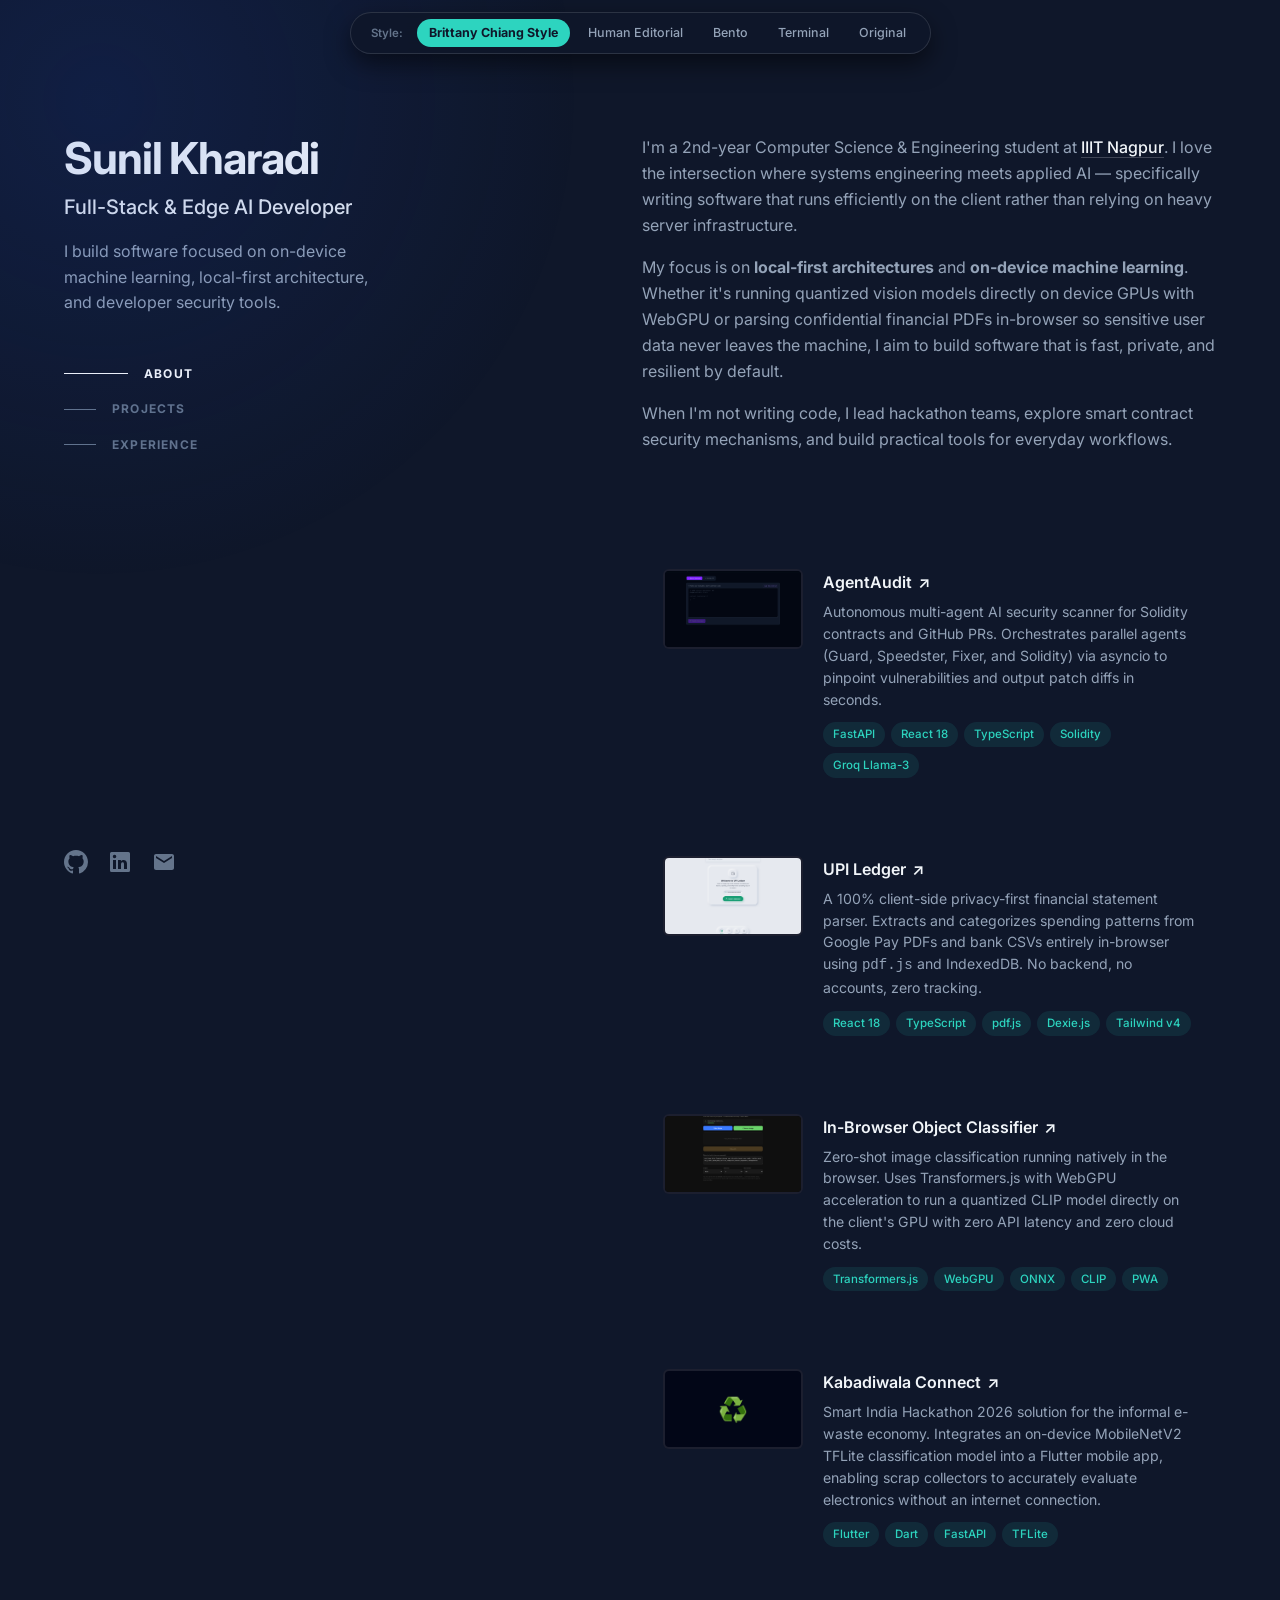
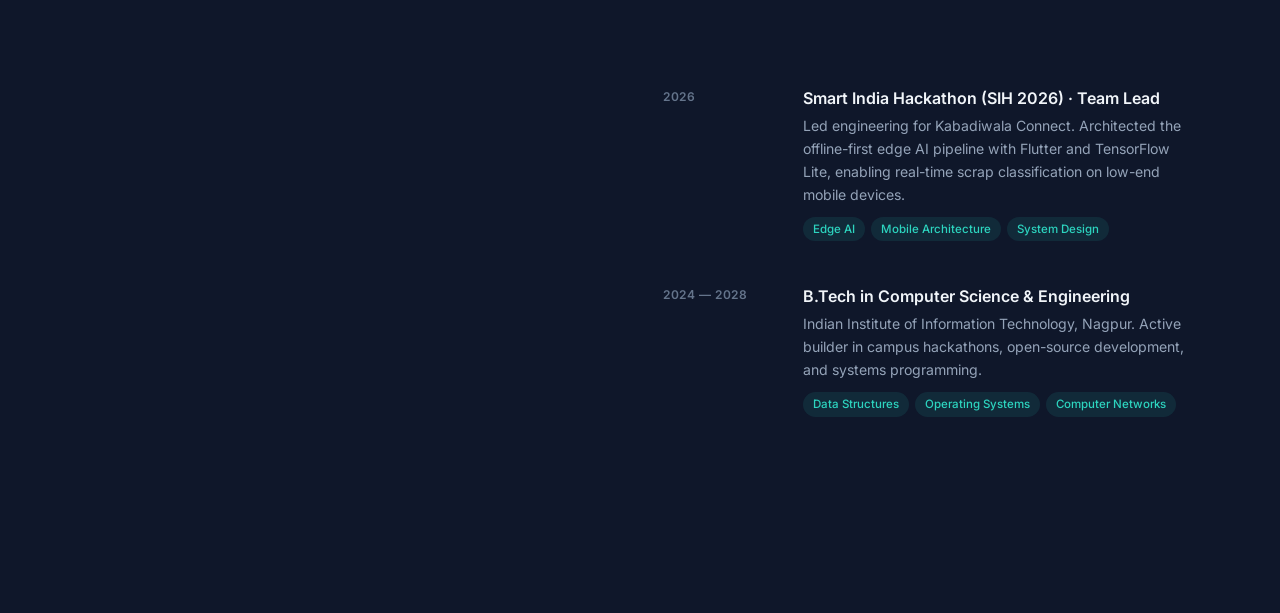
<file: preview-brittany.html>
<!DOCTYPE html>
<html lang="en" class="scroll-smooth">
<head>
<meta charset="UTF-8" />
<meta name="viewport" content="width=device-width, initial-scale=1.0" />
<title>Sunil Kharadi — Full-Stack &amp; Edge AI Developer</title>
<meta name="description" content="Portfolio of Sunil Kharadi — 2nd Year CSE student at IIIT Nagpur. Building local-first tools and on-device AI." />
<link rel="preconnect" href="https://fonts.googleapis.com" />
<link rel="preconnect" href="https://fonts.gstatic.com" crossorigin />
<link href="https://fonts.googleapis.com/css2?family=Inter:wght@300;400;500;600;700&family=JetBrains+Mono:wght@400;500&display=swap" rel="stylesheet" />
<style>
  :root {
    --bg: #0f172a; /* Slate 900 */
    --card-hover: rgba(30, 41, 59, 0.5);
    --border: rgba(148, 163, 184, 0.1);
    --text-primary: #f8fafc;
    --text-secondary: #94a3b8;
    --text-muted: #64748b;
    --teal: #2dd4bf;
    --teal-bg: rgba(45, 212, 191, 0.1);
    --font-sans: 'Inter', -apple-system, BlinkMacSystemFont, sans-serif;
    --font-mono: 'JetBrains Mono', monospace;
  }

  * { box-sizing: border-box; margin: 0; padding: 0; }

  body {
    background-color: var(--bg);
    color: var(--text-secondary);
    font-family: var(--font-sans);
    line-height: 1.625;
    -webkit-font-smoothing: antialiased;
    position: relative;
    overflow-x: hidden;
  }

  /* Interactive Spotlight that follows the mouse */
  #spotlight {
    pointer-events: none;
    position: fixed;
    inset: 0;
    z-index: 30;
    transition: opacity 0.3s;
    background: radial-gradient(600px circle at var(--mouse-x, 100px) var(--mouse-y, 100px), rgba(29, 78, 216, 0.15), transparent 80%);
  }

  /* Top preview switcher */
  .preview-bar {
    position: sticky;
    top: 12px;
    z-index: 999;
    display: flex;
    justify-content: center;
    padding: 0 16px;
    margin-bottom: 12px;
  }
  .preview-bar-inner {
    background: rgba(15, 23, 42, 0.9);
    backdrop-filter: blur(16px);
    border: 1px solid rgba(255, 255, 255, 0.12);
    border-radius: 999px;
    padding: 6px 12px;
    display: flex;
    align-items: center;
    gap: 6px;
    box-shadow: 0 10px 25px rgba(0,0,0,0.5);
  }
  .preview-label {
    font-size: 0.72rem;
    font-weight: 600;
    color: var(--text-muted);
    padding: 0 8px;
  }
  .preview-btn {
    font-size: 0.78rem;
    font-weight: 500;
    padding: 4px 12px;
    border-radius: 999px;
    text-decoration: none;
    color: var(--text-secondary);
    transition: all 0.2s;
  }
  .preview-btn:hover { color: #fff; }
  .preview-btn.active {
    background: var(--teal);
    color: #0f172a;
    font-weight: 700;
  }

  /* Two-column container */
  .layout-container {
    max-width: 1200px;
    margin: 0 auto;
    padding: 0 24px;
    display: flex;
    justify-content: space-between;
    gap: 48px;
  }

  /* Left Column: Sticky Sidebar */
  .sidebar {
    width: 48%;
    position: sticky;
    top: 0;
    max-height: 100vh;
    display: flex;
    flex-direction: column;
    justify-content: space-between;
    padding: 80px 0;
  }

  .sidebar-header h1 {
    font-size: 2.75rem;
    font-weight: 700;
    letter-spacing: -0.025em;
    color: #f1f5f9;
    line-height: 1.1;
    margin-bottom: 8px;
  }
  .sidebar-header h2 {
    font-size: 1.25rem;
    font-weight: 500;
    color: #e2e8f0;
    margin-bottom: 16px;
  }
  .sidebar-header .lead {
    font-size: 1rem;
    color: var(--text-secondary);
    max-width: 320px;
    line-height: 1.6;
  }

  /* Scrollspy Nav */
  .nav-menu {
    margin-top: 48px;
    display: flex;
    flex-direction: column;
    gap: 16px;
  }
  .nav-item {
    display: inline-flex;
    align-items: center;
    gap: 16px;
    text-decoration: none;
    text-transform: uppercase;
    font-size: 0.75rem;
    letter-spacing: 0.1em;
    font-weight: 700;
    color: var(--text-muted);
    transition: all 0.2s;
  }
  .nav-indicator {
    height: 1px;
    width: 32px;
    background: var(--text-muted);
    transition: width 0.2s ease, background-color 0.2s ease;
  }
  .nav-item:hover, .nav-item.active {
    color: #f8fafc;
  }
  .nav-item:hover .nav-indicator, .nav-item.active .nav-indicator {
    width: 64px;
    background: #f8fafc;
  }

  /* Social Icons */
  .social-links {
    display: flex;
    align-items: center;
    gap: 20px;
    margin-top: 40px;
  }
  .social-link {
    color: var(--text-muted);
    text-decoration: none;
    transition: color 0.2s;
    display: inline-flex;
    align-items: center;
  }
  .social-link:hover {
    color: #f1f5f9;
  }
  .social-link svg {
    width: 24px;
    height: 24px;
    fill: currentColor;
  }

  /* Right Column: Scroll Content */
  .main-content {
    width: 52%;
    padding: 80px 0;
  }

  section {
    margin-bottom: 96px;
    scroll-margin-top: 96px;
  }

  .section-title-mobile {
    display: none;
    font-size: 0.85rem;
    font-weight: 700;
    text-transform: uppercase;
    letter-spacing: 0.1em;
    color: #f1f5f9;
    margin-bottom: 24px;
    position: sticky;
    top: 0;
    background: rgba(15, 23, 42, 0.9);
    backdrop-filter: blur(8px);
    padding: 16px 0;
    z-index: 10;
  }

  .about-text p {
    margin-bottom: 16px;
    font-size: 1rem;
    color: #94a3b8;
  }
  .about-text a {
    color: #f1f5f9;
    font-weight: 500;
    text-decoration: none;
    border-bottom: 1px solid rgba(255, 255, 255, 0.2);
  }
  .about-text a:hover {
    color: var(--teal);
    border-color: var(--teal);
  }

  /* Project Group List with signature hover dim effect */
  .project-group {
    display: flex;
    flex-direction: column;
    gap: 36px;
  }
  
  .project-card {
    position: relative;
    display: grid;
    grid-template-columns: 140px 1fr;
    gap: 20px;
    padding: 20px;
    border-radius: 8px;
    transition: all 0.25s ease;
    border: 1px solid transparent;
    text-decoration: none;
    color: inherit;
  }

  /* Signature dim effect: when group is hovered, dim cards unless hovered directly */
  .project-group:hover .project-card {
    opacity: 0.55;
  }
  .project-group .project-card:hover {
    opacity: 1 !important;
    background: var(--card-hover);
    border-color: var(--border);
    box-shadow: inset 0 1px 0 0 rgba(255, 255, 255, 0.05);
  }

  .project-thumb {
    width: 140px;
    height: 80px;
    border-radius: 6px;
    overflow: hidden;
    border: 2px solid rgba(255, 255, 255, 0.1);
    background: #020617;
  }
  .project-thumb img {
    width: 100%;
    height: 100%;
    object-fit: cover;
    display: block;
    transition: transform 0.25s ease;
  }
  .project-card:hover .project-thumb img {
    transform: scale(1.05);
  }

  .project-details h3 {
    font-size: 1rem;
    font-weight: 600;
    color: #f1f5f9;
    margin-bottom: 6px;
    display: flex;
    align-items: center;
    gap: 6px;
  }
  .project-details h3 .arrow {
    display: inline-block;
    transition: transform 0.2s ease;
  }
  .project-card:hover .project-details h3 {
    color: var(--teal);
  }
  .project-card:hover .project-details h3 .arrow {
    transform: translate(3px, -3px);
  }

  .project-details p {
    font-size: 0.88rem;
    color: var(--text-secondary);
    line-height: 1.55;
    margin-bottom: 12px;
  }

  /* Tags */
  .tag-list {
    display: flex;
    flex-wrap: wrap;
    gap: 6px;
  }
  .tech-pill {
    font-size: 0.72rem;
    font-weight: 500;
    color: var(--teal);
    background: var(--teal-bg);
    padding: 3px 10px;
    border-radius: 999px;
  }

  /* Experience / Hackathons Item */
  .exp-card {
    position: relative;
    display: grid;
    grid-template-columns: 120px 1fr;
    gap: 20px;
    padding: 20px;
    border-radius: 8px;
    transition: all 0.25s ease;
    border: 1px solid transparent;
  }
  .exp-group:hover .exp-card {
    opacity: 0.55;
  }
  .exp-group .exp-card:hover {
    opacity: 1 !important;
    background: var(--card-hover);
    border-color: var(--border);
  }
  .exp-date {
    font-size: 0.75rem;
    font-weight: 600;
    text-transform: uppercase;
    letter-spacing: 0.05em;
    color: var(--text-muted);
    padding-top: 2px;
  }
  .exp-role {
    font-size: 1rem;
    font-weight: 600;
    color: #f1f5f9;
    margin-bottom: 4px;
  }
  .exp-desc {
    font-size: 0.88rem;
    color: var(--text-secondary);
    margin-bottom: 10px;
  }

  /* Responsive Mobile */
  @media (max-width: 900px) {
    .layout-container {
      flex-direction: column;
      gap: 0;
      padding: 0 16px;
    }
    .sidebar {
      width: 100%;
      position: relative;
      padding: 48px 0 24px;
      max-height: none;
    }
    .main-content {
      width: 100%;
      padding: 24px 0 64px;
    }
    .nav-menu { display: none; }
    .section-title-mobile { display: block; }
    .project-card, .exp-card { grid-template-columns: 1fr; padding: 12px 0; }
    .project-thumb { width: 100%; height: 180px; }
  }
</style>
</head>
<body>

<div id="spotlight"></div>

<!-- Theme Switcher -->
<div class="preview-bar">
  <div class="preview-bar-inner">
    <span class="preview-label">Style:</span>
    <a href="preview-brittany.html" class="preview-btn active">Brittany Chiang Style</a>
    <a href="preview-craftsman.html" class="preview-btn">Human Editorial</a>
    <a href="preview-bento.html" class="preview-btn">Bento</a>
    <a href="preview-terminal.html" class="preview-btn">Terminal</a>
    <a href="index.html" class="preview-btn">Original</a>
  </div>
</div>

<div class="layout-container">

  <!-- LEFT COLUMN (Sticky Sidebar) -->
  <aside class="sidebar">
    <div class="sidebar-header">
      <h1><a href="#" style="color: inherit; text-decoration: none;">Sunil Kharadi</a></h1>
      <h2>Full-Stack &amp; Edge AI Developer</h2>
      <p class="lead">
        I build software focused on on-device machine learning, local-first architecture, and developer security tools.
      </p>

      <nav class="nav-menu" aria-label="Page navigation">
        <a href="#about" class="nav-item active" id="link-about">
          <span class="nav-indicator"></span>
          <span>About</span>
        </a>
        <a href="#projects" class="nav-item" id="link-projects">
          <span class="nav-indicator"></span>
          <span>Projects</span>
        </a>
        <a href="#experience" class="nav-item" id="link-experience">
          <span class="nav-indicator"></span>
          <span>Experience</span>
        </a>
      </nav>
    </div>

    <!-- Socials & Direct Links -->
    <div class="social-links">
      <a href="https://github.com/KIller13b" target="_blank" rel="noopener" class="social-link" title="GitHub">
        <svg viewBox="0 0 16 16"><path d="M8 0C3.58 0 0 3.58 0 8c0 3.54 2.29 6.53 5.47 7.59.4.07.55-.17.55-.38 0-.19-.01-.82-.01-1.49-2.01.37-2.53-.49-2.69-.94-.09-.23-.48-.94-.82-1.13-.28-.15-.68-.52-.01-.53.63-.01 1.08.58 1.23.82.72 1.21 1.87.87 2.33.66.07-.52.28-.87.51-1.07-1.78-.2-3.64-.89-3.64-3.95 0-.87.31-1.59.82-2.15-.08-.2-.36-1.02.08-2.12 0 0 .67-.21 2.2.82.64-.18 1.32-.27 2-.27.68 0 1.36.09 2 .27 1.53-1.04 2.2-.82 2.2-.82.44 1.1.16 1.92.08 2.12.51.56.82 1.27.82 2.15 0 3.07-1.87 3.75-3.65 3.95.29.25.54.73.54 1.48 0 1.07-.01 1.93-.01 2.2 0 .21.15.46.55.38A8.013 8.013 0 0016 8c0-4.42-3.58-8-8-8z"/></svg>
      </a>
      <a href="https://www.linkedin.com/in/sunil-kharadi-09b560427/" target="_blank" rel="noopener" class="social-link" title="LinkedIn">
        <svg viewBox="0 0 24 24"><path d="M20.5 2h-17A1.5 1.5 0 002 3.5v17A1.5 1.5 0 003.5 22h17a1.5 1.5 0 001.5-1.5v-17A1.5 1.5 0 0020.5 2zM8 19H5v-9h3zM6.5 8.25A1.75 1.75 0 118.3 6.5a1.78 1.78 0 01-1.8 1.75zM19 19h-3v-4.74c0-1.42-.6-1.93-1.38-1.93A1.74 1.74 0 0013 14.19a.66.66 0 000 .14V19h-3v-9h2.9v1.3a3.11 3.11 0 012.7-1.4c1.55 0 3.36.86 3.36 3.66z"/></svg>
      </a>
      <a href="mailto:bt25cse080@gmail.com" class="social-link" title="Email">
        <svg viewBox="0 0 24 24"><path d="M20 4H4c-1.1 0-1.99.9-1.99 2L2 18c0 1.1.9 2 2 2h16c1.1 0 2-.9 2-2V6c0-1.1-.9-2-2-2zm0 4l-8 5-8-5V6l8 5 8-5v2z"/></svg>
      </a>
    </div>
  </aside>

  <!-- RIGHT COLUMN (Scrolling Content) -->
  <main class="main-content">

    <!-- About Section -->
    <section id="about">
      <div class="section-title-mobile">About</div>
      <div class="about-text">
        <p>
          I'm a 2nd-year Computer Science &amp; Engineering student at <a href="https://iiitn.ac.in/" target="_blank" rel="noopener">IIIT Nagpur</a>. I love the intersection where systems engineering meets applied AI &mdash; specifically writing software that runs efficiently on the client rather than relying on heavy server infrastructure.
        </p>
        <p>
          My focus is on <b>local-first architectures</b> and <b>on-device machine learning</b>. Whether it's running quantized vision models directly on device GPUs with WebGPU or parsing confidential financial PDFs in-browser so sensitive user data never leaves the machine, I aim to build software that is fast, private, and resilient by default.
        </p>
        <p>
          When I'm not writing code, I lead hackathon teams, explore smart contract security mechanisms, and build practical tools for everyday workflows.
        </p>
      </div>
    </section>

    <!-- Projects Section -->
    <section id="projects">
      <div class="section-title-mobile">Projects</div>
      <div class="project-group">

        <!-- AgentAudit -->
        <a href="https://agentaudit-gamma.vercel.app" target="_blank" rel="noopener" class="project-card">
          <div class="project-thumb">
            <img src="assets/agentaudit.png" alt="AgentAudit review dashboard" />
          </div>
          <div class="project-details">
            <h3>
              AgentAudit <span class="arrow">&nearr;</span>
            </h3>
            <p>
              Autonomous multi-agent AI security scanner for Solidity contracts and GitHub PRs. Orchestrates parallel agents (Guard, Speedster, Fixer, and Solidity) via asyncio to pinpoint vulnerabilities and output patch diffs in seconds.
            </p>
            <div class="tag-list">
              <span class="tech-pill">FastAPI</span>
              <span class="tech-pill">React 18</span>
              <span class="tech-pill">TypeScript</span>
              <span class="tech-pill">Solidity</span>
              <span class="tech-pill">Groq Llama-3</span>
            </div>
          </div>
        </a>

        <!-- UPI Ledger -->
        <a href="https://killer13b.github.io/upi-ledger/" target="_blank" rel="noopener" class="project-card">
          <div class="project-thumb">
            <img src="assets/upi-ledger.png" alt="UPI Ledger screenshot" />
          </div>
          <div class="project-details">
            <h3>
              UPI Ledger <span class="arrow">&nearr;</span>
            </h3>
            <p>
              A 100% client-side privacy-first financial statement parser. Extracts and categorizes spending patterns from Google Pay PDFs and bank CSVs entirely in-browser using <code>pdf.js</code> and IndexedDB. No backend, no accounts, zero tracking.
            </p>
            <div class="tag-list">
              <span class="tech-pill">React 18</span>
              <span class="tech-pill">TypeScript</span>
              <span class="tech-pill">pdf.js</span>
              <span class="tech-pill">Dexie.js</span>
              <span class="tech-pill">Tailwind v4</span>
            </div>
          </div>
        </a>

        <!-- Object Classifier -->
        <a href="https://killer13b.github.io/object-classifier/" target="_blank" rel="noopener" class="project-card">
          <div class="project-thumb">
            <img src="assets/object-classifier.png" alt="Object classifier screenshot" />
          </div>
          <div class="project-details">
            <h3>
              In-Browser Object Classifier <span class="arrow">&nearr;</span>
            </h3>
            <p>
              Zero-shot image classification running natively in the browser. Uses Transformers.js with WebGPU acceleration to run a quantized CLIP model directly on the client's GPU with zero API latency and zero cloud costs.
            </p>
            <div class="tag-list">
              <span class="tech-pill">Transformers.js</span>
              <span class="tech-pill">WebGPU</span>
              <span class="tech-pill">ONNX</span>
              <span class="tech-pill">CLIP</span>
              <span class="tech-pill">PWA</span>
            </div>
          </div>
        </a>

        <!-- Kabadiwala Connect -->
        <a href="https://github.com/KIller13b/kabadiwala-connect" target="_blank" rel="noopener" class="project-card">
          <div class="project-thumb" style="display:flex; align-items:center; justify-content:center; color: var(--teal); font-size: 1.5rem;">
            ♻️
          </div>
          <div class="project-details">
            <h3>
              Kabadiwala Connect <span class="arrow">&nearr;</span>
            </h3>
            <p>
              Smart India Hackathon 2026 solution for the informal e-waste economy. Integrates an on-device MobileNetV2 TFLite classification model into a Flutter mobile app, enabling scrap collectors to accurately evaluate electronics without an internet connection.
            </p>
            <div class="tag-list">
              <span class="tech-pill">Flutter</span>
              <span class="tech-pill">Dart</span>
              <span class="tech-pill">FastAPI</span>
              <span class="tech-pill">TFLite</span>
            </div>
          </div>
        </a>

      </div>
    </section>

    <!-- Experience / Hackathons Section -->
    <section id="experience">
      <div class="section-title-mobile">Experience</div>
      <div class="exp-group">

        <div class="exp-card">
          <div class="exp-date">2026</div>
          <div>
            <div class="exp-role">Smart India Hackathon (SIH 2026) &middot; Team Lead</div>
            <p class="exp-desc">
              Led engineering for Kabadiwala Connect. Architected the offline-first edge AI pipeline with Flutter and TensorFlow Lite, enabling real-time scrap classification on low-end mobile devices.
            </p>
            <div class="tag-list">
              <span class="tech-pill">Edge AI</span>
              <span class="tech-pill">Mobile Architecture</span>
              <span class="tech-pill">System Design</span>
            </div>
          </div>
        </div>

        <div class="exp-card">
          <div class="exp-date">2024 &mdash; 2028</div>
          <div>
            <div class="exp-role">B.Tech in Computer Science &amp; Engineering</div>
            <p class="exp-desc">
              Indian Institute of Information Technology, Nagpur. Active builder in campus hackathons, open-source development, and systems programming.
            </p>
            <div class="tag-list">
              <span class="tech-pill">Data Structures</span>
              <span class="tech-pill">Operating Systems</span>
              <span class="tech-pill">Computer Networks</span>
            </div>
          </div>
        </div>

      </div>
    </section>

  </main>
</div>

<script>
  // Mouse spotlight tracker
  const spotlight = document.getElementById('spotlight');
  window.addEventListener('mousemove', (e) => {
    spotlight.style.setProperty('--mouse-x', `${e.clientX}px`);
    spotlight.style.setProperty('--mouse-y', `${e.clientY}px`);
  });

  // Scrollspy navigation
  const sections = document.querySelectorAll('section');
  const navLinks = {
    'about': document.getElementById('link-about'),
    'projects': document.getElementById('link-projects'),
    'experience': document.getElementById('link-experience')
  };

  window.addEventListener('scroll', () => {
    let current = 'about';
    sections.forEach(section => {
      const sectionTop = section.offsetTop - 150;
      if (window.scrollY >= sectionTop) {
        current = section.getAttribute('id');
      }
    });

    Object.keys(navLinks).forEach(id => {
      if (id === current) {
        navLinks[id].classList.add('active');
      } else {
        navLinks[id].classList.remove('active');
      }
    });
  });
</script>

</body>
</html>
</file>
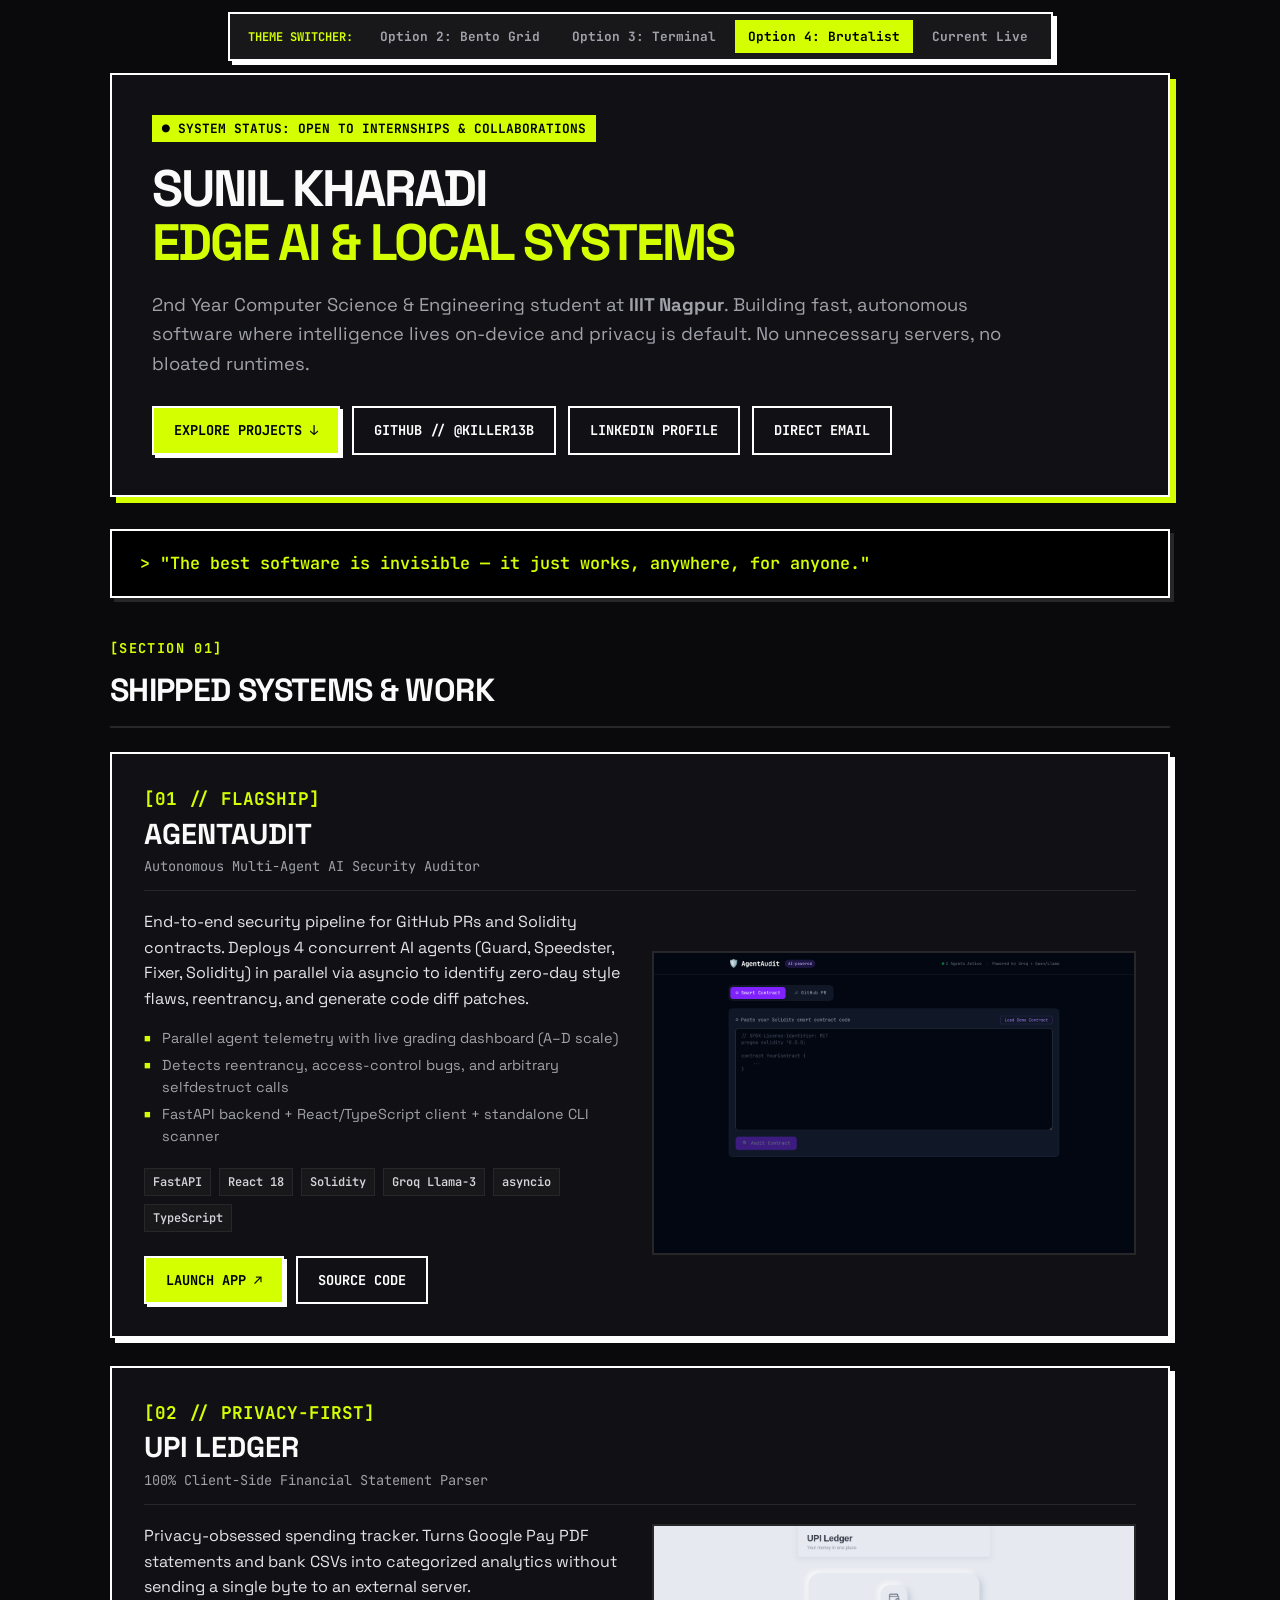
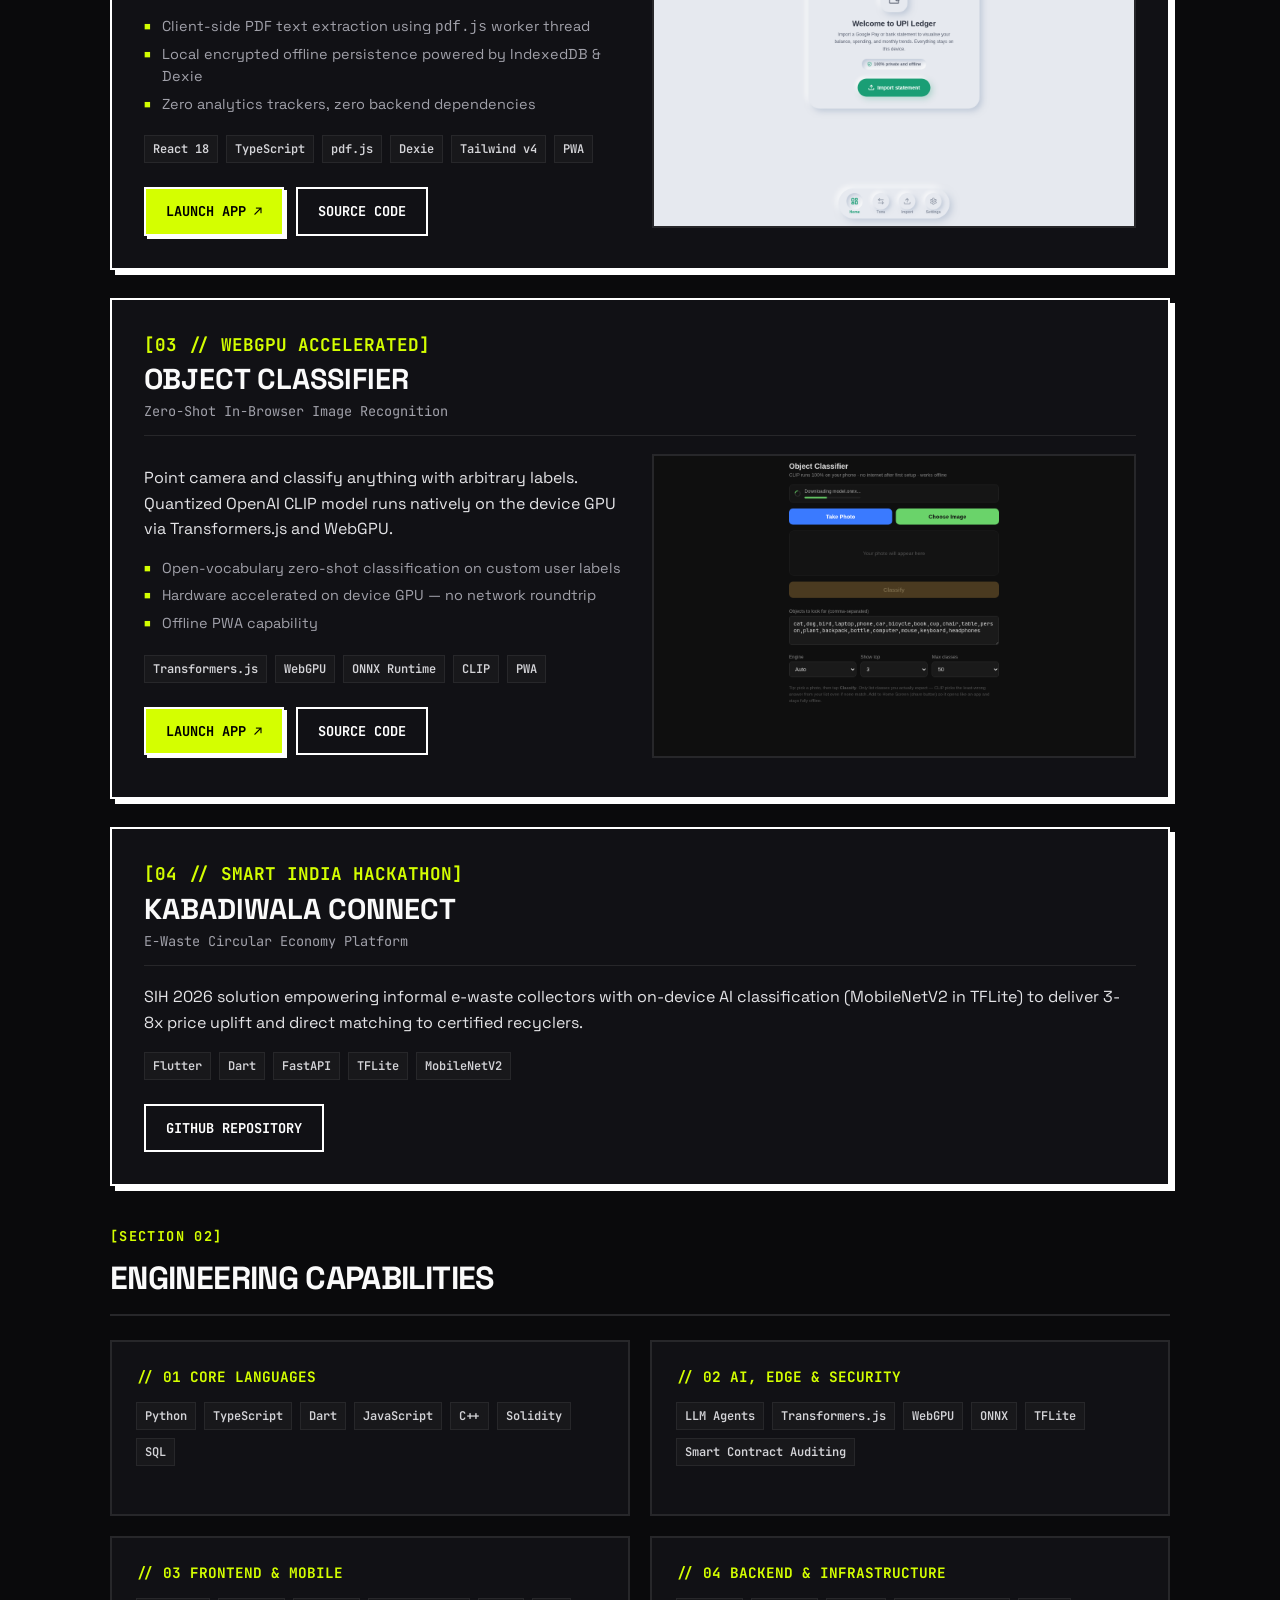
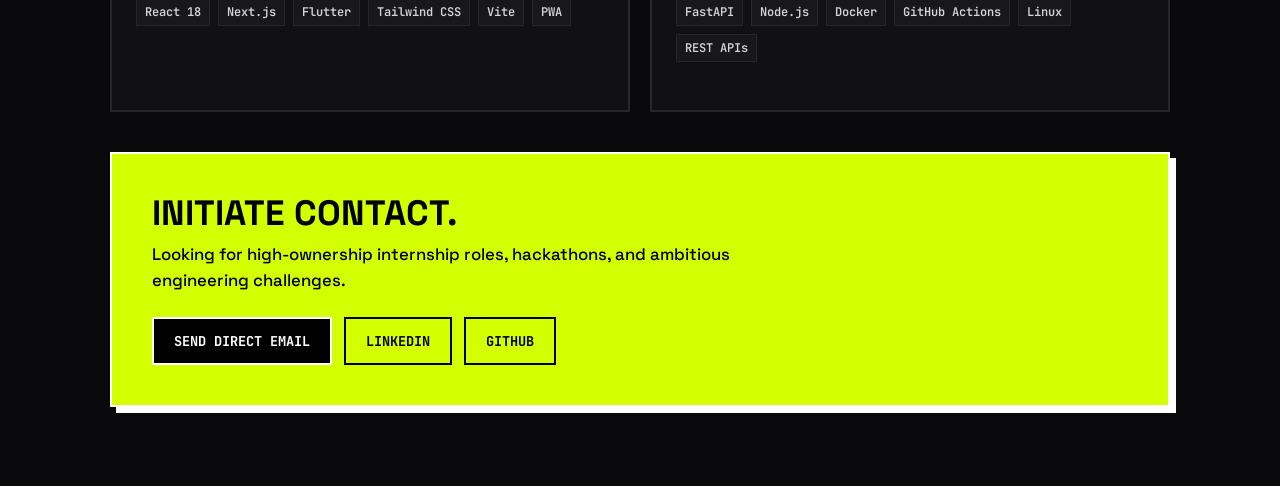
<file: preview-brutalist.html>
<!DOCTYPE html>
<html lang="en">
<head>
<meta charset="UTF-8" />
<meta name="viewport" content="width=device-width, initial-scale=1.0" />
<title>Sunil Kharadi — Brutalist / Neo-Minimal Portfolio</title>
<meta name="description" content="Portfolio of Sunil Kharadi (@KIller13b) — Brutalist / Neo-Minimal Edition" />
<link rel="preconnect" href="https://fonts.googleapis.com" />
<link rel="preconnect" href="https://fonts.gstatic.com" crossorigin />
<link href="https://fonts.googleapis.com/css2?family=Space+Grotesk:wght@400;500;600;700&family=JetBrains+Mono:wght@400;500;700&display=swap" rel="stylesheet" />
<style>
  :root {
    --bg: #0a0a0c;
    --card: #111115;
    --border: #27272a;
    --border-heavy: #ffffff;
    --text: #fafafa;
    --text-muted: #a1a1aa;
    --accent: #d4ff00; /* Electric Acid Lime */
    --accent-dark: #000000;
  }

  * { box-sizing: border-box; margin: 0; padding: 0; }

  body {
    background-color: var(--bg);
    color: var(--text);
    font-family: 'Space Grotesk', -apple-system, sans-serif;
    line-height: 1.5;
    padding-bottom: 80px;
  }

  /* Preview switcher floating pill */
  .preview-bar {
    position: sticky;
    top: 12px;
    z-index: 999;
    display: flex;
    justify-content: center;
    padding: 0 16px;
    margin-bottom: 24px;
    font-family: 'JetBrains Mono', monospace;
  }
  .preview-bar-inner {
    background: #18181b;
    border: 2px solid var(--border-heavy);
    padding: 6px 10px;
    display: flex;
    align-items: center;
    gap: 6px;
    box-shadow: 4px 4px 0px #ffffff;
  }
  .preview-label {
    font-size: 0.75rem;
    font-weight: 700;
    color: var(--accent);
    text-transform: uppercase;
    padding: 0 8px;
  }
  .preview-btn {
    font-size: 0.8rem;
    font-weight: 700;
    padding: 6px 12px;
    text-decoration: none;
    color: #a1a1aa;
    border: 1px solid transparent;
    transition: all 0.15s;
  }
  .preview-btn:hover {
    color: #fff;
    border-color: #fff;
  }
  .preview-btn.active {
    background: var(--accent);
    color: #000;
    border: 1px solid var(--accent);
  }

  .container {
    max-width: 1100px;
    margin: 0 auto;
    padding: 0 20px;
  }

  /* Brutalist Header Banner */
  .hero-banner {
    border: 2px solid var(--border-heavy);
    background: var(--card);
    padding: 40px;
    margin-bottom: 32px;
    box-shadow: 6px 6px 0px var(--accent);
    position: relative;
  }

  .system-status {
    display: inline-block;
    font-family: 'JetBrains Mono', monospace;
    font-size: 0.8rem;
    font-weight: 700;
    background: var(--accent);
    color: #000;
    padding: 4px 10px;
    margin-bottom: 20px;
    text-transform: uppercase;
  }

  h1 {
    font-size: 3.2rem;
    font-weight: 700;
    line-height: 1.05;
    letter-spacing: -0.04em;
    text-transform: uppercase;
    margin-bottom: 20px;
  }
  h1 span {
    color: var(--accent);
  }

  .hero-bio {
    font-size: 1.15rem;
    color: var(--text-muted);
    max-width: 850px;
    margin-bottom: 28px;
    line-height: 1.6;
  }

  .action-row {
    display: flex;
    flex-wrap: wrap;
    gap: 12px;
  }
  .brutal-btn {
    font-family: 'JetBrains Mono', monospace;
    font-size: 0.85rem;
    font-weight: 700;
    text-transform: uppercase;
    text-decoration: none;
    padding: 12px 20px;
    border: 2px solid var(--border-heavy);
    transition: all 0.15s;
    display: inline-flex;
    align-items: center;
    gap: 8px;
  }
  .btn-accent {
    background: var(--accent);
    color: #000;
    box-shadow: 3px 3px 0px #fff;
  }
  .btn-accent:hover {
    transform: translate(-2px, -2px);
    box-shadow: 5px 5px 0px #fff;
  }
  .btn-outline {
    background: transparent;
    color: #fff;
  }
  .btn-outline:hover {
    background: #fff;
    color: #000;
  }

  /* Manifesto Quote Banner */
  .quote-strip {
    border: 2px solid var(--border-heavy);
    background: #000;
    padding: 20px 28px;
    margin-bottom: 40px;
    font-family: 'JetBrains Mono', monospace;
    font-size: 1.05rem;
    font-weight: 600;
    color: var(--accent);
    box-shadow: 4px 4px 0px #27272a;
  }

  /* Section Header */
  .section-tag {
    font-family: 'JetBrains Mono', monospace;
    font-size: 0.85rem;
    font-weight: 700;
    text-transform: uppercase;
    letter-spacing: 0.1em;
    color: var(--accent);
    margin-bottom: 8px;
  }
  .section-headline {
    font-size: 2rem;
    font-weight: 700;
    text-transform: uppercase;
    letter-spacing: -0.02em;
    margin-bottom: 24px;
    border-bottom: 2px solid var(--border);
    padding-bottom: 12px;
  }

  /* Projects Stack */
  .project-block {
    border: 2px solid var(--border-heavy);
    background: var(--card);
    padding: 32px;
    margin-bottom: 28px;
    box-shadow: 5px 5px 0px #fff;
    transition: all 0.2s;
  }
  .project-block:hover {
    transform: translate(-2px, -2px);
    box-shadow: 7px 7px 0px var(--accent);
  }

  .block-header {
    display: flex;
    justify-content: space-between;
    align-items: baseline;
    border-bottom: 1px solid var(--border);
    padding-bottom: 14px;
    margin-bottom: 18px;
  }
  .block-index {
    font-family: 'JetBrains Mono', monospace;
    font-size: 1.1rem;
    font-weight: 700;
    color: var(--accent);
  }
  .block-title {
    font-size: 1.8rem;
    font-weight: 700;
    text-transform: uppercase;
  }
  .block-tagline {
    font-family: 'JetBrains Mono', monospace;
    font-size: 0.85rem;
    color: var(--text-muted);
  }

  .block-grid {
    display: grid;
    grid-template-columns: 1fr 1fr;
    gap: 24px;
    align-items: center;
  }
  .block-media img {
    width: 100%;
    border: 2px solid var(--border);
  }

  .block-desc {
    font-size: 1rem;
    color: #e4e4e7;
    margin-bottom: 16px;
    line-height: 1.6;
  }

  .specs-list {
    list-style: none;
    margin-bottom: 20px;
    font-size: 0.9rem;
    color: var(--text-muted);
  }
  .specs-list li {
    margin-bottom: 6px;
    padding-left: 18px;
    position: relative;
  }
  .specs-list li::before {
    content: "■";
    position: absolute;
    left: 0;
    color: var(--accent);
    font-size: 0.7rem;
    top: 2px;
  }

  .tags-row {
    display: flex;
    flex-wrap: wrap;
    gap: 8px;
    margin-bottom: 24px;
  }
  .brutal-tag {
    font-family: 'JetBrains Mono', monospace;
    font-size: 0.75rem;
    font-weight: 600;
    padding: 4px 8px;
    background: #18181b;
    border: 1px solid var(--border);
    color: #d4d4d8;
  }

  /* Capabilities Grid */
  .capabilities-grid {
    display: grid;
    grid-template-columns: repeat(2, 1fr);
    gap: 20px;
    margin-bottom: 40px;
  }
  .cap-box {
    border: 2px solid var(--border);
    background: var(--card);
    padding: 24px;
  }
  .cap-title {
    font-family: 'JetBrains Mono', monospace;
    font-size: 0.9rem;
    font-weight: 700;
    text-transform: uppercase;
    color: var(--accent);
    margin-bottom: 14px;
  }

  /* Contact Strip */
  .contact-strip {
    border: 2px solid var(--border-heavy);
    background: var(--accent);
    color: #000;
    padding: 40px;
    box-shadow: 6px 6px 0px #fff;
  }
  .contact-title {
    font-size: 2.2rem;
    font-weight: 700;
    text-transform: uppercase;
    margin-bottom: 10px;
    line-height: 1.1;
  }
  .contact-sub {
    font-size: 1.05rem;
    font-weight: 500;
    margin-bottom: 24px;
    max-width: 600px;
  }

  @media (max-width: 768px) {
    h1 { font-size: 2.2rem; }
    .hero-banner { padding: 24px; }
    .block-grid { grid-template-columns: 1fr; }
    .capabilities-grid { grid-template-columns: 1fr; }
    .contact-strip { padding: 24px; }
  }
</style>
</head>
<body>

<!-- Preview Bar -->
<div class="preview-bar">
  <div class="preview-bar-inner">
    <span class="preview-label">Theme Switcher:</span>
    <a href="preview-bento.html" class="preview-btn">Option 2: Bento Grid</a>
    <a href="preview-terminal.html" class="preview-btn">Option 3: Terminal</a>
    <a href="preview-brutalist.html" class="preview-btn active">Option 4: Brutalist</a>
    <a href="index.html" class="preview-btn">Current Live</a>
  </div>
</div>

<main class="container">

  <!-- HERO BANNER -->
  <header class="hero-banner">
    <div class="system-status">● System Status: Open to Internships &amp; Collaborations</div>
    <h1>Sunil Kharadi<br><span>Edge AI &amp; Local Systems</span></h1>
    <p class="hero-bio">
      2nd Year Computer Science &amp; Engineering student at <b>IIIT Nagpur</b>. Building fast, autonomous software where intelligence lives on-device and privacy is default. No unnecessary servers, no bloated runtimes.
    </p>
    <div class="action-row">
      <a href="#projects" class="brutal-btn btn-accent">Explore Projects ↓</a>
      <a href="https://github.com/KIller13b" target="_blank" rel="noopener" class="brutal-btn btn-outline">GitHub // @KIller13b</a>
      <a href="https://www.linkedin.com/in/sunil-kharadi-09b560427/" target="_blank" rel="noopener" class="brutal-btn btn-outline">LinkedIn Profile</a>
      <a href="mailto:bt25cse080@gmail.com" class="brutal-btn btn-outline">Direct Email</a>
    </div>
  </header>

  <!-- MANIFESTO QUOTE -->
  <div class="quote-strip">
    &gt; "The best software is invisible — it just works, anywhere, for anyone."
  </div>

  <!-- PROJECTS SECTION -->
  <section id="projects">
    <div class="section-tag">[Section 01]</div>
    <h2 class="section-headline">Shipped Systems &amp; Work</h2>

    <!-- Project 01: AgentAudit -->
    <article class="project-block">
      <div class="block-header">
        <div>
          <div class="block-index">[01 // FLAGSHIP]</div>
          <div class="block-title">AgentAudit</div>
          <div class="block-tagline">Autonomous Multi-Agent AI Security Auditor</div>
        </div>
      </div>
      <div class="block-grid">
        <div>
          <p class="block-desc">
            End-to-end security pipeline for GitHub PRs and Solidity contracts. Deploys 4 concurrent AI agents (Guard, Speedster, Fixer, Solidity) in parallel via asyncio to identify zero-day style flaws, reentrancy, and generate code diff patches.
          </p>
          <ul class="specs-list">
            <li>Parallel agent telemetry with live grading dashboard (A–D scale)</li>
            <li>Detects reentrancy, access-control bugs, and arbitrary selfdestruct calls</li>
            <li>FastAPI backend + React/TypeScript client + standalone CLI scanner</li>
          </ul>
          <div class="tags-row">
            <span class="brutal-tag">FastAPI</span><span class="brutal-tag">React 18</span><span class="brutal-tag">Solidity</span><span class="brutal-tag">Groq Llama-3</span><span class="brutal-tag">asyncio</span><span class="brutal-tag">TypeScript</span>
          </div>
          <div class="action-row">
            <a href="https://agentaudit-gamma.vercel.app" target="_blank" rel="noopener" class="brutal-btn btn-accent">Launch App ↗</a>
            <a href="https://github.com/KIller13b/agentaudit" target="_blank" rel="noopener" class="brutal-btn btn-outline">Source Code</a>
          </div>
        </div>
        <div class="block-media">
          <img src="assets/agentaudit.png" alt="AgentAudit review dashboard" />
        </div>
      </div>
    </article>

    <!-- Project 02: UPI Ledger -->
    <article class="project-block">
      <div class="block-header">
        <div>
          <div class="block-index">[02 // PRIVACY-FIRST]</div>
          <div class="block-title">UPI Ledger</div>
          <div class="block-tagline">100% Client-Side Financial Statement Parser</div>
        </div>
      </div>
      <div class="block-grid">
        <div>
          <p class="block-desc">
            Privacy-obsessed spending tracker. Turns Google Pay PDF statements and bank CSVs into categorized analytics without sending a single byte to an external server.
          </p>
          <ul class="specs-list">
            <li>Client-side PDF text extraction using <code>pdf.js</code> worker thread</li>
            <li>Local encrypted offline persistence powered by IndexedDB &amp; Dexie</li>
            <li>Zero analytics trackers, zero backend dependencies</li>
          </ul>
          <div class="tags-row">
            <span class="brutal-tag">React 18</span><span class="brutal-tag">TypeScript</span><span class="brutal-tag">pdf.js</span><span class="brutal-tag">Dexie</span><span class="brutal-tag">Tailwind v4</span><span class="brutal-tag">PWA</span>
          </div>
          <div class="action-row">
            <a href="https://killer13b.github.io/upi-ledger/" target="_blank" rel="noopener" class="brutal-btn btn-accent">Launch App ↗</a>
            <a href="https://github.com/KIller13b/upi-ledger" target="_blank" rel="noopener" class="brutal-btn btn-outline">Source Code</a>
          </div>
        </div>
        <div class="block-media">
          <img src="assets/upi-ledger.png" alt="UPI Ledger UI" />
        </div>
      </div>
    </article>

    <!-- Project 03: Object Classifier -->
    <article class="project-block">
      <div class="block-header">
        <div>
          <div class="block-index">[03 // WEBGPU ACCELERATED]</div>
          <div class="block-title">Object Classifier</div>
          <div class="block-tagline">Zero-Shot In-Browser Image Recognition</div>
        </div>
      </div>
      <div class="block-grid">
        <div>
          <p class="block-desc">
            Point camera and classify anything with arbitrary labels. Quantized OpenAI CLIP model runs natively on the device GPU via Transformers.js and WebGPU.
          </p>
          <ul class="specs-list">
            <li>Open-vocabulary zero-shot classification on custom user labels</li>
            <li>Hardware accelerated on device GPU — no network roundtrip</li>
            <li>Offline PWA capability</li>
          </ul>
          <div class="tags-row">
            <span class="brutal-tag">Transformers.js</span><span class="brutal-tag">WebGPU</span><span class="brutal-tag">ONNX Runtime</span><span class="brutal-tag">CLIP</span><span class="brutal-tag">PWA</span>
          </div>
          <div class="action-row">
            <a href="https://killer13b.github.io/object-classifier/" target="_blank" rel="noopener" class="brutal-btn btn-accent">Launch App ↗</a>
            <a href="https://github.com/KIller13b/object-classifier" target="_blank" rel="noopener" class="brutal-btn btn-outline">Source Code</a>
          </div>
        </div>
        <div class="block-media">
          <img src="assets/object-classifier.png" alt="Object Classifier UI" />
        </div>
      </div>
    </article>

    <!-- Project 04: Kabadiwala Connect -->
    <article class="project-block">
      <div class="block-header">
        <div>
          <div class="block-index">[04 // SMART INDIA HACKATHON]</div>
          <div class="block-title">Kabadiwala Connect</div>
          <div class="block-tagline">E-Waste Circular Economy Platform</div>
        </div>
      </div>
      <div>
        <p class="block-desc">
          SIH 2026 solution empowering informal e-waste collectors with on-device AI classification (MobileNetV2 in TFLite) to deliver 3-8x price uplift and direct matching to certified recyclers.
        </p>
        <div class="tags-row">
          <span class="brutal-tag">Flutter</span><span class="brutal-tag">Dart</span><span class="brutal-tag">FastAPI</span><span class="brutal-tag">TFLite</span><span class="brutal-tag">MobileNetV2</span>
        </div>
        <div class="action-row">
          <a href="https://github.com/KIller13b/kabadiwala-connect" target="_blank" rel="noopener" class="brutal-btn btn-outline">GitHub Repository</a>
        </div>
      </div>
    </article>
  </section>

  <!-- CAPABILITIES / STACK -->
  <section style="margin-top: 40px;">
    <div class="section-tag">[Section 02]</div>
    <h2 class="section-headline">Engineering Capabilities</h2>
    <div class="capabilities-grid">
      <div class="cap-box">
        <div class="cap-title">// 01 Core Languages</div>
        <div class="tags-row">
          <span class="brutal-tag">Python</span><span class="brutal-tag">TypeScript</span><span class="brutal-tag">Dart</span><span class="brutal-tag">JavaScript</span><span class="brutal-tag">C++</span><span class="brutal-tag">Solidity</span><span class="brutal-tag">SQL</span>
        </div>
      </div>
      <div class="cap-box">
        <div class="cap-title">// 02 AI, Edge &amp; Security</div>
        <div class="tags-row">
          <span class="brutal-tag">LLM Agents</span><span class="brutal-tag">Transformers.js</span><span class="brutal-tag">WebGPU</span><span class="brutal-tag">ONNX</span><span class="brutal-tag">TFLite</span><span class="brutal-tag">Smart Contract Auditing</span>
        </div>
      </div>
      <div class="cap-box">
        <div class="cap-title">// 03 Frontend &amp; Mobile</div>
        <div class="tags-row">
          <span class="brutal-tag">React 18</span><span class="brutal-tag">Next.js</span><span class="brutal-tag">Flutter</span><span class="brutal-tag">Tailwind CSS</span><span class="brutal-tag">Vite</span><span class="brutal-tag">PWA</span>
        </div>
      </div>
      <div class="cap-box">
        <div class="cap-title">// 04 Backend &amp; Infrastructure</div>
        <div class="tags-row">
          <span class="brutal-tag">FastAPI</span><span class="brutal-tag">Node.js</span><span class="brutal-tag">Docker</span><span class="brutal-tag">GitHub Actions</span><span class="brutal-tag">Linux</span><span class="brutal-tag">REST APIs</span>
        </div>
      </div>
    </div>
  </section>

  <!-- CONTACT BANNER -->
  <section class="contact-strip">
    <div class="contact-title">Initiate Contact.</div>
    <div class="contact-sub">
      Looking for high-ownership internship roles, hackathons, and ambitious engineering challenges.
    </div>
    <div class="action-row">
      <a href="mailto:bt25cse080@gmail.com" class="brutal-btn" style="background: #000; color: #fff;">Send Direct Email</a>
      <a href="https://www.linkedin.com/in/sunil-kharadi-09b560427/" target="_blank" rel="noopener" class="brutal-btn" style="background: transparent; color: #000; border-color: #000;">LinkedIn</a>
      <a href="https://github.com/KIller13b" target="_blank" rel="noopener" class="brutal-btn" style="background: transparent; color: #000; border-color: #000;">GitHub</a>
    </div>
  </section>

</main>

</body>
</html>
</file>
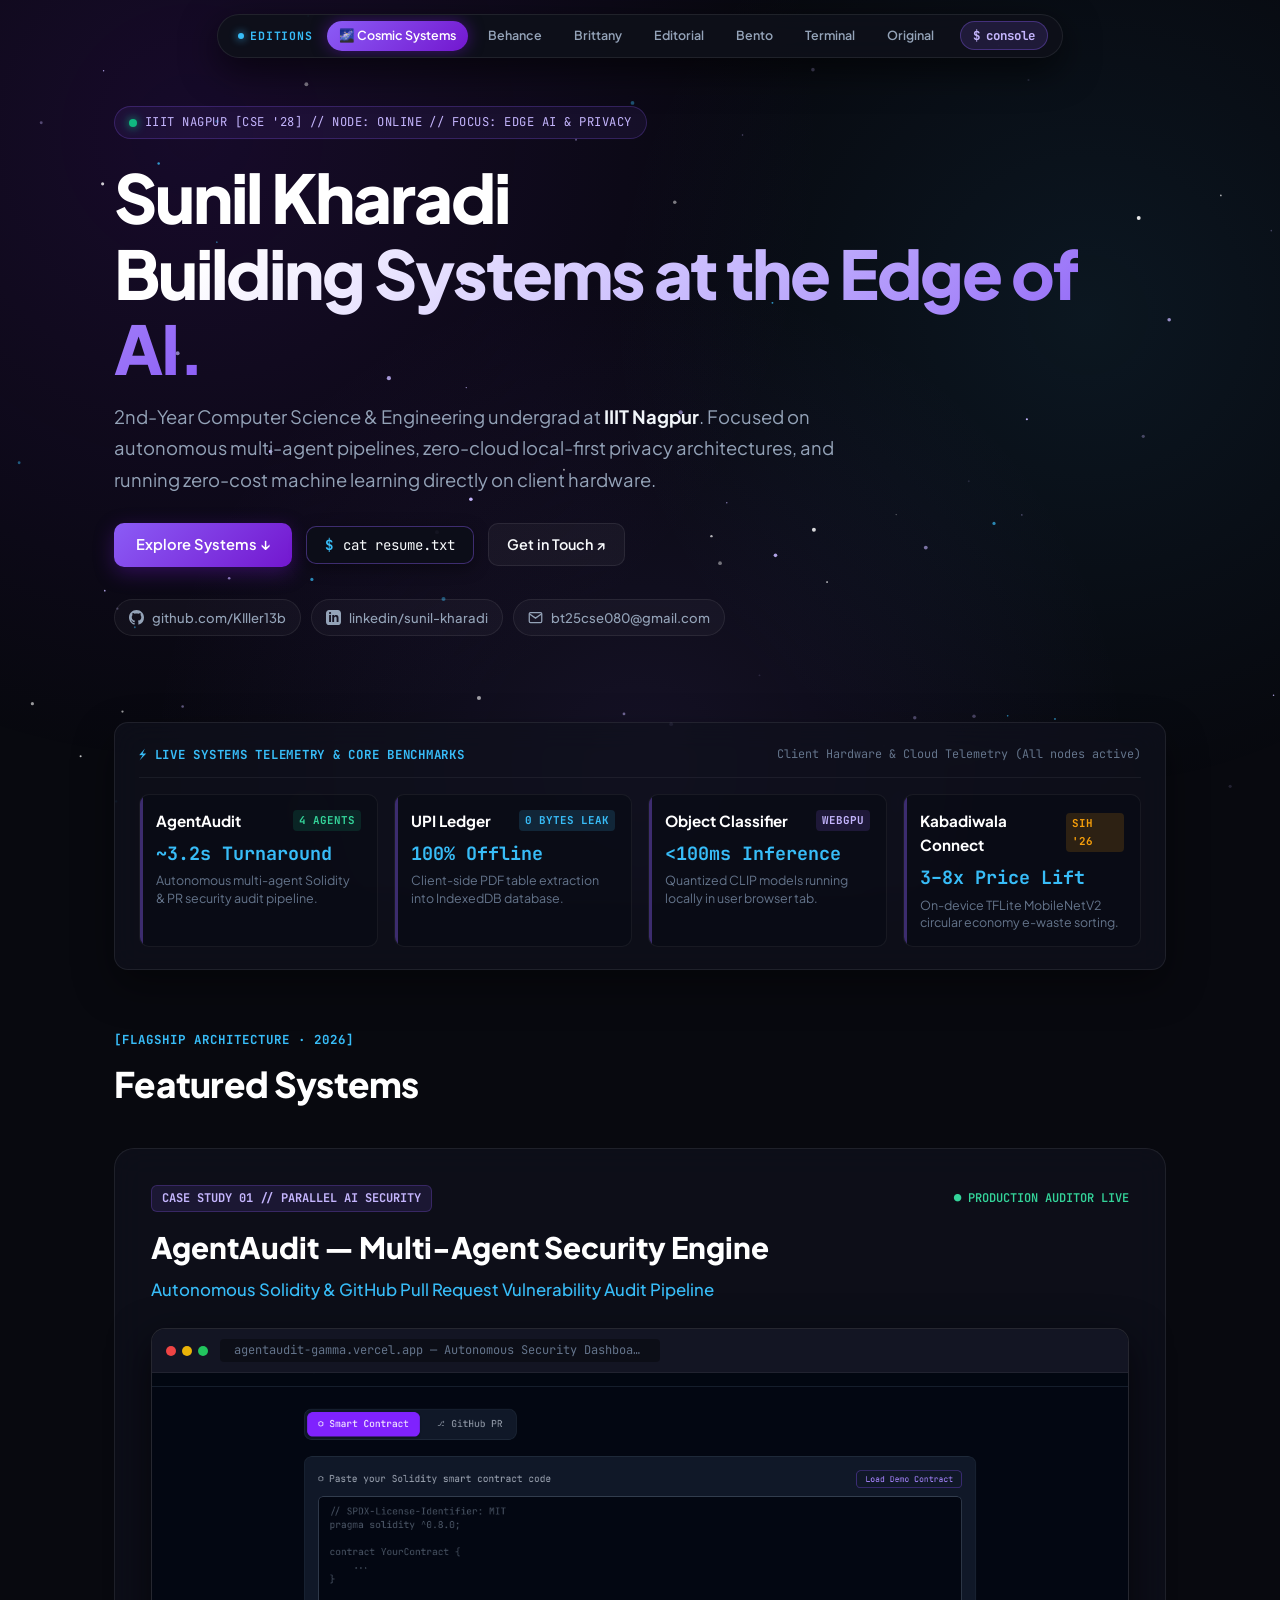
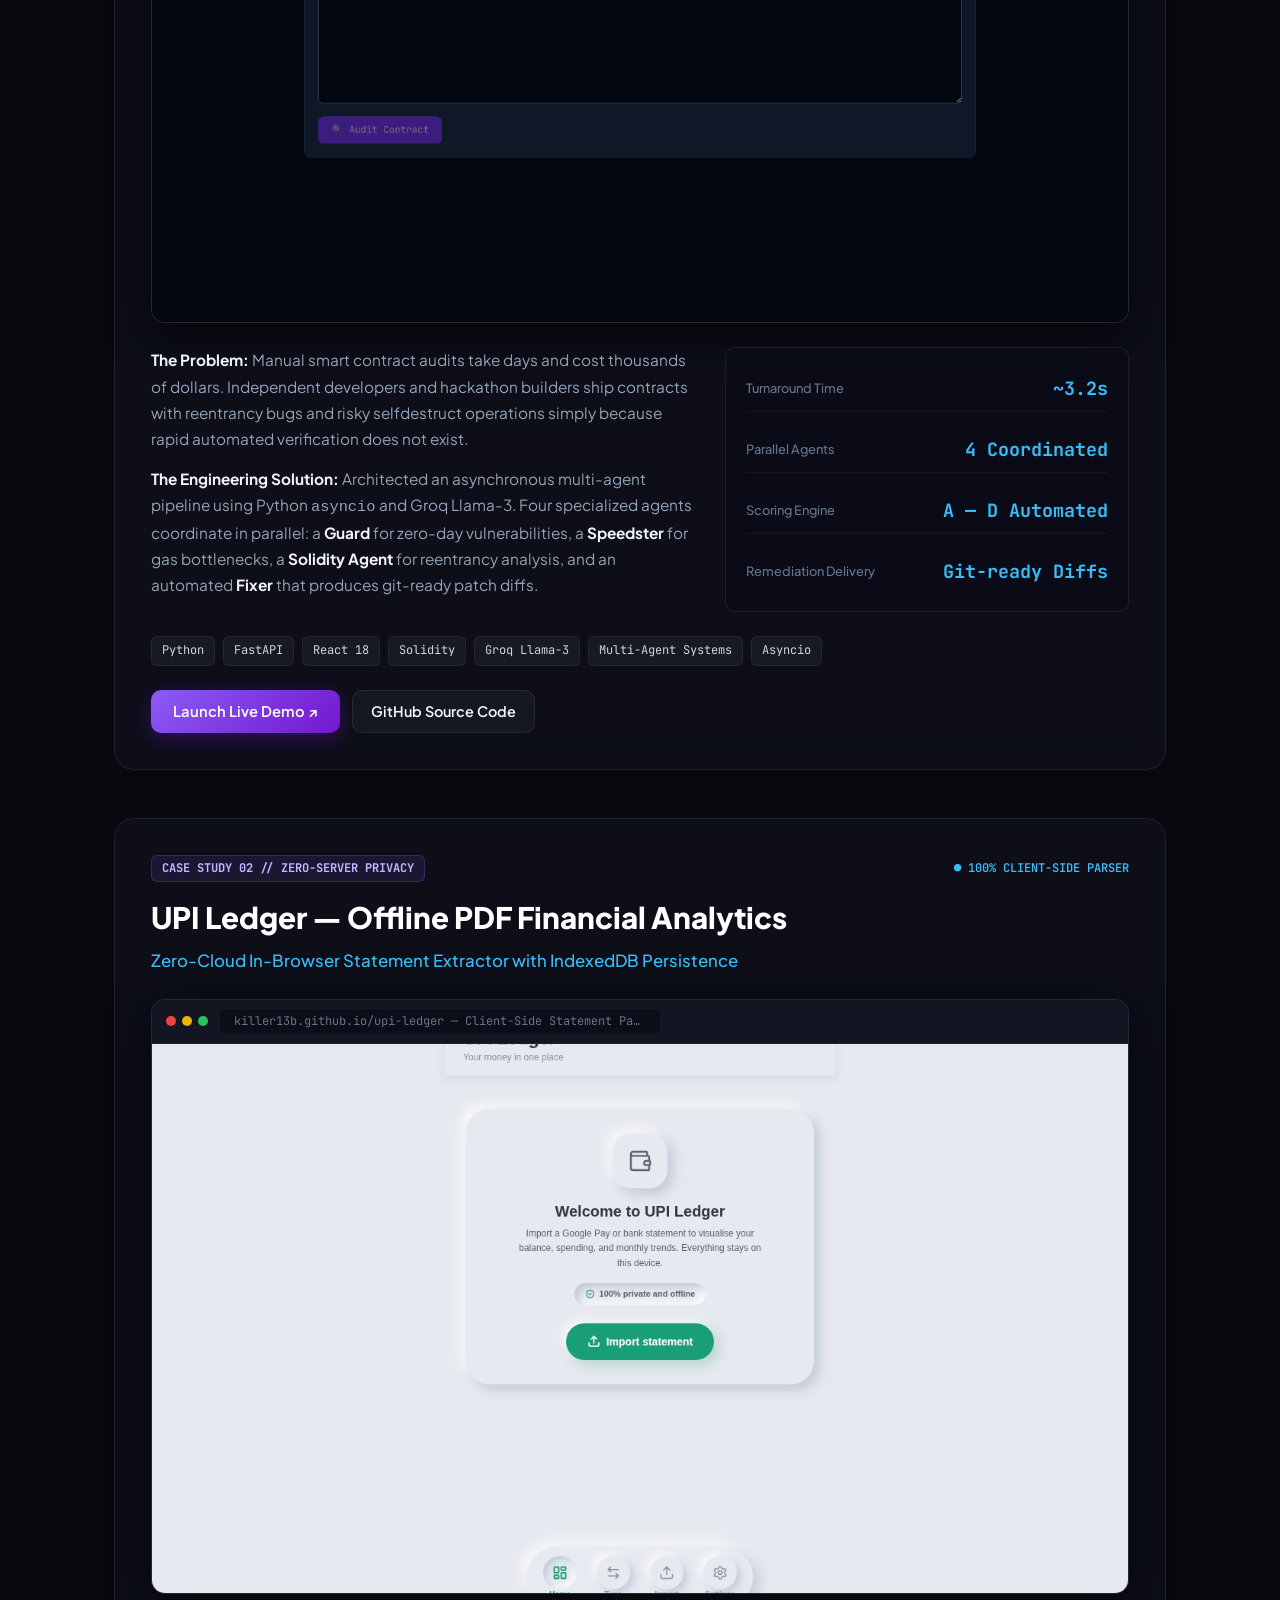
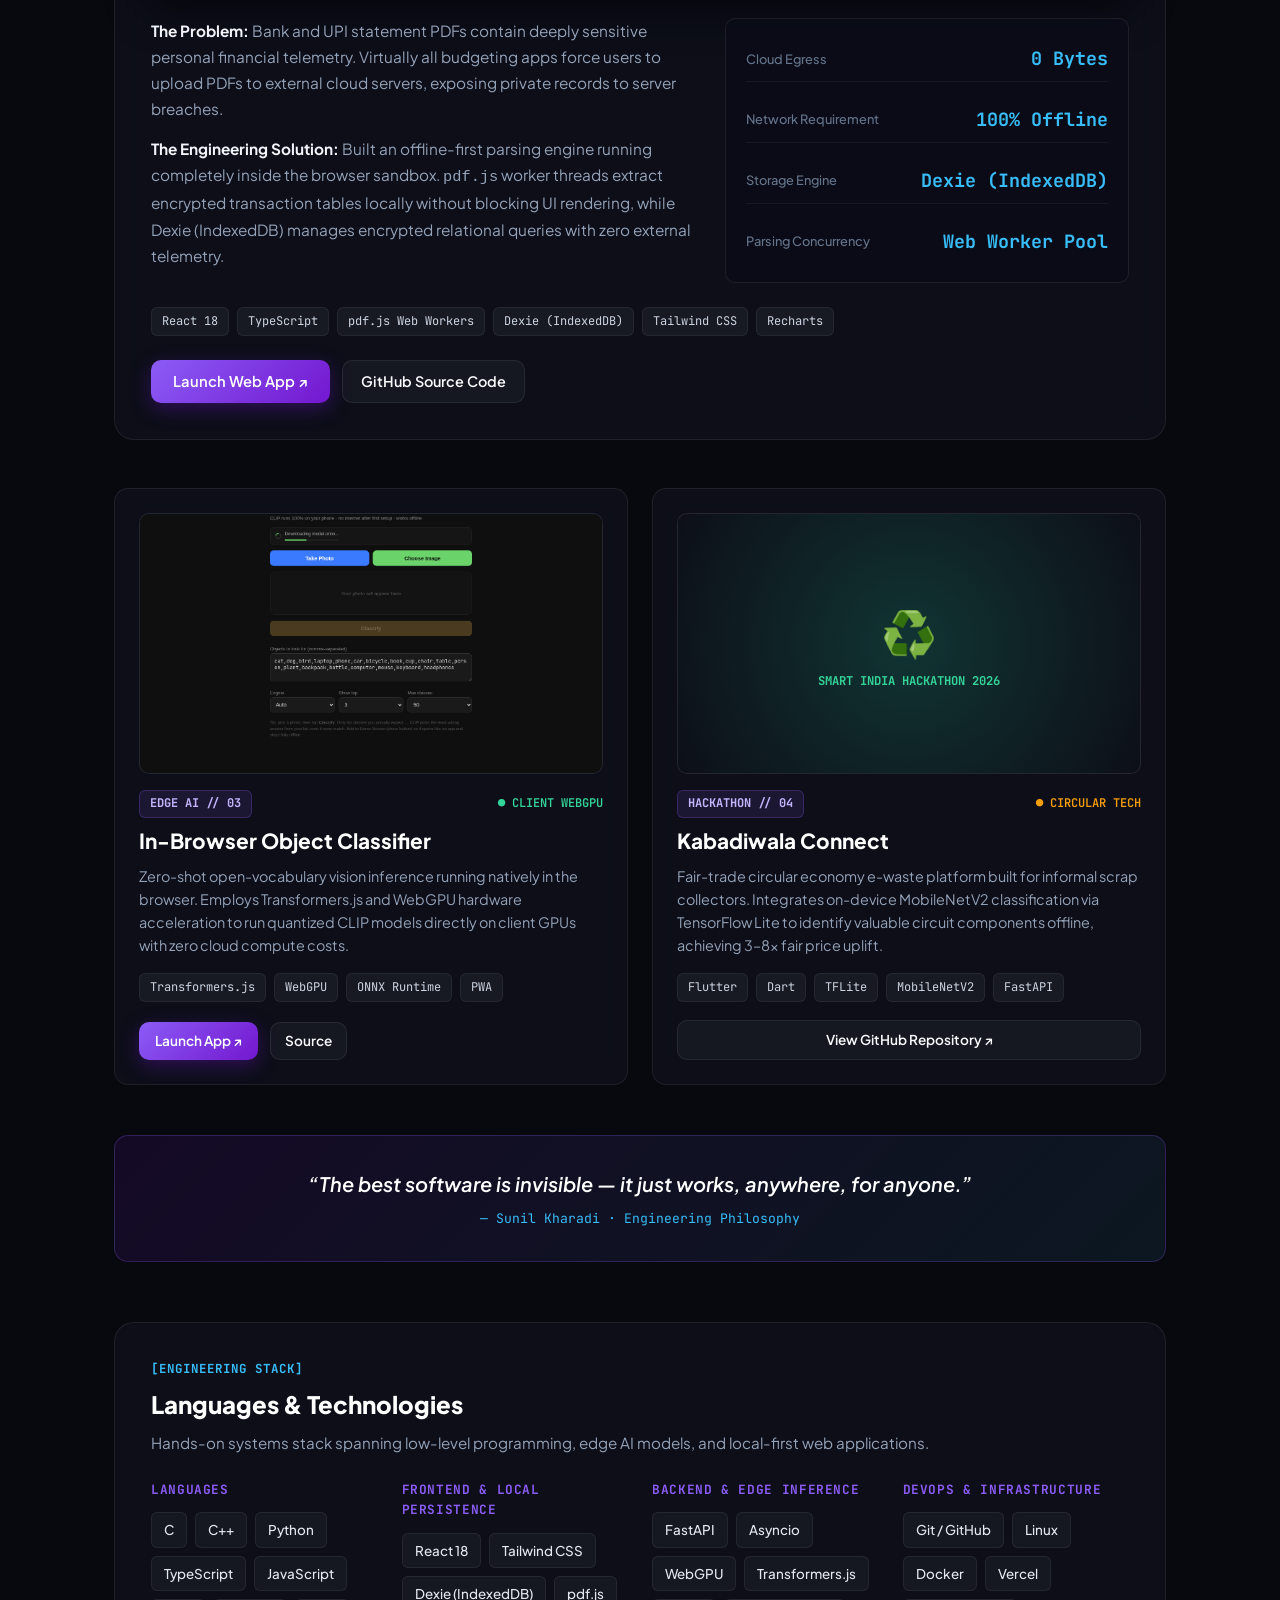
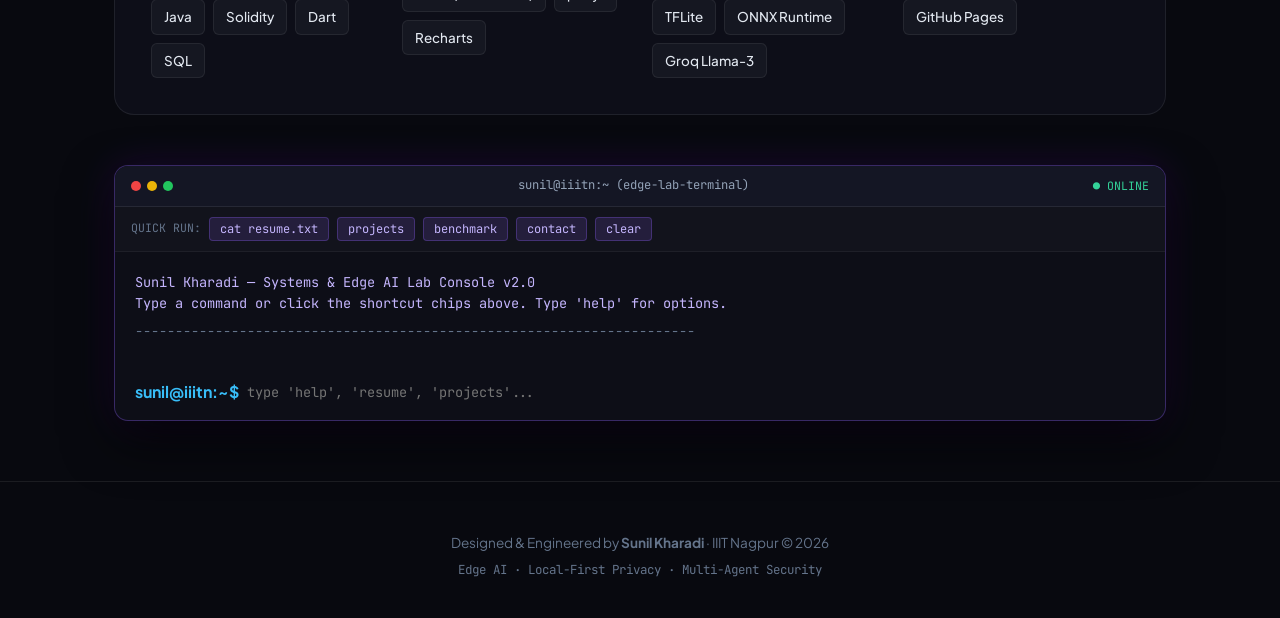
<file: preview-cosmic.html>
<!DOCTYPE html>
<html lang="en">
<head>
<meta charset="UTF-8" />
<meta name="viewport" content="width=device-width, initial-scale=1.0" />
<title>Sunil Kharadi — Systems &amp; Edge AI Engineer</title>
<meta name="description" content="Portfolio of Sunil Kharadi — 2nd Year CSE @ IIIT Nagpur. Full-Stack Systems, Edge AI, Local-First Privacy, and Multi-Agent Security." />

<link rel="icon" type="image/svg+xml" sizes="any" href="data:image/svg+xml,<svg xmlns='http://www.w3.org/2000/svg' viewBox='0 0 100 100'><rect width='100' height='100' rx='22' fill='%237317cf'/><text x='50' y='68' font-size='56' font-family='monospace' text-anchor='middle' fill='white'>SK</text></svg>">

<!-- Fonts: Plus Jakarta Sans for executive editorial clarity + JetBrains Mono for telemetry & systems code -->
<link rel="preconnect" href="https://fonts.googleapis.com" />
<link rel="preconnect" href="https://fonts.gstatic.com" crossorigin />
<link href="https://fonts.googleapis.com/css2?family=JetBrains+Mono:wght@400;500;600;700&family=Plus+Jakarta+Sans:wght@300;400;500;600;700;800&display=swap" rel="stylesheet" />

<style>
  /* =====================================================================
     SYSTEM DESIGN TOKENS
     ===================================================================== */
  :root {
    --bg: #08090f;
    --bg-surface: rgba(15, 17, 28, 0.75);
    --bg-surface-hover: rgba(22, 25, 42, 0.9);
    --bg-elevated: #111320;
    
    --border: rgba(255, 255, 255, 0.08);
    --border-hover: rgba(139, 92, 246, 0.5);
    --border-bright: rgba(255, 255, 255, 0.16);
    
    --text-primary: #f8fafc;
    --text-secondary: #94a3b8;
    --text-muted: #64748b;
    
    --accent: #8b5cf6;
    --accent-electric: #7317cf;
    --accent-cyan: #38bdf8;
    --accent-emerald: #10b981;
    --accent-amber: #f59e0b;
    
    --radius-xl: 20px;
    --radius-lg: 14px;
    --radius-md: 10px;
    --radius-sm: 6px;
    
    --font-sans: 'Plus Jakarta Sans', -apple-system, BlinkMacSystemFont, sans-serif;
    --font-mono: 'JetBrains Mono', monospace;
    --transition: all 0.22s cubic-bezier(0.16, 1, 0.3, 1);
  }

  * { box-sizing: border-box; margin: 0; padding: 0; }

  html {
    scroll-behavior: smooth;
  }

  body {
    background-color: var(--bg);
    color: var(--text-primary);
    font-family: var(--font-sans);
    line-height: 1.6;
    min-height: 100vh;
    overflow-x: hidden;
    position: relative;
    -webkit-font-smoothing: antialiased;
    -moz-osx-font-smoothing: grayscale;
  }

  /* Deep Cosmic Ambience */
  .cosmic-nebula {
    position: fixed;
    top: 0;
    left: 0;
    width: 100vw;
    height: 100vh;
    pointer-events: none;
    z-index: 0;
    background: 
      radial-gradient(circle 900px at 15% 15%, rgba(115, 23, 207, 0.14), transparent 70%),
      radial-gradient(circle 800px at 85% 35%, rgba(56, 189, 248, 0.08), transparent 60%),
      radial-gradient(circle 700px at 50% 85%, rgba(139, 92, 246, 0.1), transparent 70%);
  }

  #stars-canvas {
    position: fixed;
    top: 0;
    left: 0;
    width: 100vw;
    height: 100vh;
    pointer-events: none;
    z-index: 1;
  }

  .app-wrap {
    position: relative;
    z-index: 10;
  }

  /* =====================================================================
     STICKY NAVIGATION & THEME SWITCHER
     ===================================================================== */
  .top-nav {
    position: sticky;
    top: 14px;
    z-index: 999;
    padding: 0 16px;
    display: flex;
    justify-content: center;
    margin-bottom: 32px;
  }

  .nav-glass-bar {
    background: rgba(14, 16, 26, 0.88);
    backdrop-filter: blur(16px);
    -webkit-backdrop-filter: blur(16px);
    border: 1px solid var(--border);
    border-radius: 999px;
    padding: 6px 14px;
    display: flex;
    align-items: center;
    gap: 8px;
    box-shadow: 0 12px 36px rgba(0, 0, 0, 0.6);
    max-width: 95vw;
    overflow-x: auto;
    scrollbar-width: none;
  }
  .nav-glass-bar::-webkit-scrollbar { display: none; }

  .theme-badge {
    font-family: var(--font-mono);
    font-size: 0.72rem;
    font-weight: 700;
    color: var(--accent-cyan);
    text-transform: uppercase;
    letter-spacing: 0.08em;
    padding: 0 6px;
    white-space: nowrap;
    display: flex;
    align-items: center;
    gap: 6px;
  }
  .theme-badge::before {
    content: '';
    width: 6px;
    height: 6px;
    border-radius: 50%;
    background: var(--accent-cyan);
    box-shadow: 0 0 8px var(--accent-cyan);
  }

  .nav-link {
    font-size: 0.78rem;
    font-weight: 600;
    padding: 5px 12px;
    border-radius: 999px;
    text-decoration: none;
    color: var(--text-secondary);
    white-space: nowrap;
    transition: var(--transition);
  }
  .nav-link:hover {
    color: #fff;
    background: rgba(255, 255, 255, 0.08);
  }
  .nav-link.active {
    background: linear-gradient(135deg, #8b5cf6, #7317cf);
    color: #ffffff;
    box-shadow: 0 0 16px rgba(115, 23, 207, 0.5);
  }

  .terminal-trigger-btn {
    display: inline-flex;
    align-items: center;
    gap: 6px;
    font-family: var(--font-mono);
    font-size: 0.78rem;
    font-weight: 700;
    color: #c4b5fd;
    background: rgba(139, 92, 246, 0.15);
    border: 1px solid rgba(139, 92, 246, 0.35);
    padding: 5px 12px;
    border-radius: 999px;
    cursor: pointer;
    transition: var(--transition);
    white-space: nowrap;
    margin-left: 6px;
  }
  .terminal-trigger-btn:hover {
    background: rgba(139, 92, 246, 0.28);
    border-color: rgba(139, 92, 246, 0.7);
    color: #fff;
    box-shadow: 0 0 16px rgba(139, 92, 246, 0.3);
  }

  /* =====================================================================
     HERO SECTION
     ===================================================================== */
  .container {
    max-width: 1100px;
    margin: 0 auto;
    padding: 0 24px;
  }

  .hero-section {
    padding: 30px 0 50px;
  }

  .telemetry-status-pill {
    display: inline-flex;
    align-items: center;
    gap: 8px;
    padding: 6px 14px;
    background: rgba(139, 92, 246, 0.08);
    border: 1px solid rgba(139, 92, 246, 0.25);
    border-radius: 999px;
    font-family: var(--font-mono);
    font-size: 0.76rem;
    color: #c4b5fd;
    margin-bottom: 20px;
    letter-spacing: 0.04em;
  }
  .pulse-dot {
    width: 8px;
    height: 8px;
    border-radius: 50%;
    background: var(--accent-emerald);
    box-shadow: 0 0 10px var(--accent-emerald);
    animation: pulseGlow 2s infinite;
  }
  @keyframes pulseGlow {
    0%, 100% { opacity: 1; transform: scale(1); }
    50% { opacity: 0.4; transform: scale(0.85); }
  }

  .hero-title {
    font-size: clamp(2.6rem, 5.5vw, 4.2rem);
    font-weight: 800;
    line-height: 1.12;
    letter-spacing: -0.03em;
    margin-bottom: 16px;
    color: #ffffff;
  }
  .gradient-highlight {
    background: linear-gradient(135deg, #ffffff 10%, #c4b5fd 60%, #8b5cf6 100%);
    -webkit-background-clip: text;
    -webkit-text-fill-color: transparent;
  }

  .hero-lead {
    font-size: 1.15rem;
    color: var(--text-secondary);
    max-width: 760px;
    line-height: 1.7;
    margin-bottom: 28px;
  }
  .hero-lead b {
    color: #f1f5f9;
  }

  .hero-actions-row {
    display: flex;
    align-items: center;
    gap: 14px;
    flex-wrap: wrap;
    margin-bottom: 32px;
  }

  .btn-solid {
    display: inline-flex;
    align-items: center;
    gap: 8px;
    padding: 10px 22px;
    background: linear-gradient(135deg, #8b5cf6, #7317cf);
    color: #fff;
    border-radius: var(--radius-md);
    text-decoration: none;
    font-weight: 600;
    font-size: 0.92rem;
    transition: var(--transition);
    box-shadow: 0 6px 20px rgba(115, 23, 207, 0.35);
    border: none;
    cursor: pointer;
  }
  .btn-solid:hover {
    transform: translateY(-2px);
    box-shadow: 0 10px 28px rgba(139, 92, 246, 0.5);
  }

  .btn-terminal-trigger {
    display: inline-flex;
    align-items: center;
    gap: 10px;
    background: rgba(13, 14, 25, 0.95);
    border: 1px solid rgba(139, 92, 246, 0.4);
    padding: 9px 18px;
    border-radius: var(--radius-md);
    font-family: var(--font-mono);
    font-size: 0.88rem;
    color: #f8fafc;
    cursor: pointer;
    transition: var(--transition);
    box-shadow: 0 4px 16px rgba(0, 0, 0, 0.4);
  }
  .btn-terminal-trigger:hover {
    border-color: #8b5cf6;
    background: rgba(22, 24, 42, 0.98);
    transform: translateY(-2px);
    box-shadow: 0 8px 24px rgba(139, 92, 246, 0.3);
  }
  .prompt-char {
    color: var(--accent-cyan);
    font-weight: 700;
  }

  .social-strip {
    display: flex;
    gap: 10px;
    flex-wrap: wrap;
    align-items: center;
  }
  .social-chip {
    display: inline-flex;
    align-items: center;
    gap: 8px;
    padding: 7px 14px;
    background: rgba(255, 255, 255, 0.03);
    border: 1px solid var(--border);
    border-radius: 999px;
    color: var(--text-secondary);
    text-decoration: none;
    font-size: 0.82rem;
    font-weight: 500;
    transition: var(--transition);
  }
  .social-chip:hover {
    color: #fff;
    border-color: rgba(139, 92, 246, 0.4);
    background: rgba(139, 92, 246, 0.1);
    transform: translateY(-1px);
  }

  /* =====================================================================
     LIVE SYSTEMS TELEMETRY HUD (Sunil's Original Edge Lab Panel)
     ===================================================================== */
  .telemetry-panel {
    background: var(--bg-surface);
    border: 1px solid var(--border);
    border-radius: var(--radius-lg);
    padding: 22px 24px;
    margin: 36px 0 60px;
    backdrop-filter: blur(14px);
    -webkit-backdrop-filter: blur(14px);
    box-shadow: 0 16px 40px rgba(0, 0, 0, 0.4);
  }

  .telemetry-header {
    display: flex;
    justify-content: space-between;
    align-items: center;
    margin-bottom: 16px;
    padding-bottom: 12px;
    border-bottom: 1px solid rgba(255, 255, 255, 0.06);
    flex-wrap: wrap;
    gap: 8px;
  }
  .telemetry-title {
    font-family: var(--font-mono);
    font-size: 0.78rem;
    font-weight: 700;
    color: var(--accent-cyan);
    text-transform: uppercase;
    letter-spacing: 0.06em;
    display: flex;
    align-items: center;
    gap: 8px;
  }
  .telemetry-note {
    font-family: var(--font-mono);
    font-size: 0.74rem;
    color: var(--text-muted);
  }

  .telemetry-grid {
    display: grid;
    grid-template-columns: repeat(auto-fit, minmax(230px, 1fr));
    gap: 16px;
  }

  .telemetry-node {
    background: rgba(10, 11, 20, 0.65);
    border: 1px solid rgba(255, 255, 255, 0.06);
    border-radius: var(--radius-md);
    padding: 14px 16px;
    text-decoration: none;
    color: inherit;
    transition: var(--transition);
    display: block;
    position: relative;
    overflow: hidden;
  }
  .telemetry-node:hover {
    border-color: var(--border-hover);
    background: rgba(20, 22, 38, 0.85);
    transform: translateY(-2px);
  }
  .telemetry-node::before {
    content: '';
    position: absolute;
    top: 0;
    left: 0;
    width: 3px;
    height: 100%;
    background: var(--accent);
    opacity: 0.4;
    transition: var(--transition);
  }
  .telemetry-node:hover::before {
    opacity: 1;
    background: var(--accent-cyan);
  }

  .node-header {
    display: flex;
    justify-content: space-between;
    align-items: center;
    margin-bottom: 6px;
  }
  .node-name {
    font-size: 0.95rem;
    font-weight: 700;
    color: #fff;
  }
  .node-status-tag {
    font-family: var(--font-mono);
    font-size: 0.68rem;
    font-weight: 700;
    padding: 2px 6px;
    border-radius: 4px;
    background: rgba(16, 185, 129, 0.15);
    color: #34d399;
  }

  .node-metric {
    font-family: var(--font-mono);
    font-size: 1.15rem;
    font-weight: 700;
    color: #38bdf8;
    margin-bottom: 4px;
  }
  .node-desc {
    font-size: 0.78rem;
    color: var(--text-muted);
    line-height: 1.4;
  }

  /* =====================================================================
     FEATURED CASE STUDIES (Jon Rodz Level Architectural Polish)
     ===================================================================== */
  .section-tag {
    font-family: var(--font-mono);
    font-size: 0.78rem;
    font-weight: 700;
    color: var(--accent-cyan);
    text-transform: uppercase;
    letter-spacing: 0.08em;
    margin-bottom: 6px;
  }
  .section-heading {
    font-size: 2.2rem;
    font-weight: 800;
    color: #fff;
    margin-bottom: 36px;
    letter-spacing: -0.02em;
  }

  .case-study-card {
    background: var(--bg-surface);
    border: 1px solid var(--border);
    border-radius: var(--radius-xl);
    padding: 36px;
    margin-bottom: 48px;
    backdrop-filter: blur(16px);
    -webkit-backdrop-filter: blur(16px);
    transition: var(--transition);
  }
  .case-study-card:hover {
    border-color: var(--border-hover);
    box-shadow: 0 16px 48px rgba(0, 0, 0, 0.5), 0 0 32px rgba(115, 23, 207, 0.2);
  }

  .case-top-meta {
    display: flex;
    justify-content: space-between;
    align-items: center;
    margin-bottom: 12px;
    flex-wrap: wrap;
    gap: 8px;
  }
  .case-label {
    font-family: var(--font-mono);
    font-size: 0.75rem;
    font-weight: 700;
    color: #c4b5fd;
    background: rgba(139, 92, 246, 0.12);
    border: 1px solid rgba(139, 92, 246, 0.25);
    padding: 3px 10px;
    border-radius: 6px;
  }
  .case-status-live {
    font-family: var(--font-mono);
    font-size: 0.75rem;
    font-weight: 600;
    color: #34d399;
    display: flex;
    align-items: center;
    gap: 6px;
  }

  .case-title {
    font-size: 1.85rem;
    font-weight: 800;
    color: #ffffff;
    margin-bottom: 6px;
  }
  .case-subtitle {
    font-size: 1.05rem;
    color: var(--accent-cyan);
    font-weight: 500;
    margin-bottom: 24px;
  }

  /* Browser Mockup Frame */
  .browser-frame {
    border: 1px solid rgba(255, 255, 255, 0.1);
    border-radius: var(--radius-lg);
    background: #0d0f18;
    overflow: hidden;
    margin-bottom: 24px;
    box-shadow: 0 14px 40px rgba(0, 0, 0, 0.6);
  }
  .browser-frame-bar {
    background: rgba(20, 22, 36, 0.95);
    padding: 10px 14px;
    display: flex;
    align-items: center;
    gap: 12px;
    border-bottom: 1px solid rgba(255, 255, 255, 0.06);
  }
  .mac-dots {
    display: flex;
    gap: 6px;
  }
  .dot {
    width: 10px;
    height: 10px;
    border-radius: 50%;
    display: inline-block;
  }
  .browser-address {
    font-family: var(--font-mono);
    font-size: 0.75rem;
    color: var(--text-muted);
    background: rgba(0, 0, 0, 0.35);
    padding: 2px 14px;
    border-radius: 4px;
    flex: 1;
    max-width: 440px;
    overflow: hidden;
    text-overflow: ellipsis;
    white-space: nowrap;
  }
  .browser-img {
    width: 100%;
    height: auto;
    display: block;
    object-fit: cover;
    aspect-ratio: 16 / 9;
    background: #111322;
  }

  /* Deep Narrative Grid */
  .case-narrative-grid {
    display: grid;
    grid-template-columns: 1.35fr 1fr;
    gap: 28px;
    margin-bottom: 24px;
  }
  .narrative-p {
    font-size: 0.96rem;
    color: var(--text-secondary);
    line-height: 1.7;
    margin-bottom: 14px;
  }
  .narrative-p b {
    color: #f1f5f9;
  }

  .metrics-strip {
    background: rgba(11, 13, 24, 0.6);
    border: 1px solid var(--border);
    border-radius: var(--radius-md);
    padding: 20px;
    display: flex;
    flex-direction: column;
    justify-content: space-around;
    gap: 12px;
  }
  .metric-entry {
    display: flex;
    justify-content: space-between;
    align-items: center;
    padding-bottom: 8px;
    border-bottom: 1px solid rgba(255, 255, 255, 0.05);
  }
  .metric-entry:last-child {
    border-bottom: none;
    padding-bottom: 0;
  }
  .metric-val {
    font-family: var(--font-mono);
    font-size: 1.15rem;
    font-weight: 700;
    color: #38bdf8;
  }
  .metric-desc {
    font-size: 0.8rem;
    color: var(--text-muted);
    font-weight: 500;
  }

  .tech-pills-row {
    display: flex;
    flex-wrap: wrap;
    gap: 8px;
    margin-bottom: 24px;
  }
  .tech-tag {
    font-family: var(--font-mono);
    font-size: 0.75rem;
    color: #cbd5e1;
    background: rgba(255, 255, 255, 0.05);
    padding: 4px 10px;
    border-radius: 6px;
    border: 1px solid rgba(255, 255, 255, 0.06);
  }

  .case-actions-row {
    display: flex;
    gap: 12px;
    flex-wrap: wrap;
  }
  .btn-outline {
    display: inline-flex;
    align-items: center;
    gap: 8px;
    padding: 9px 18px;
    background: rgba(255, 255, 255, 0.04);
    border: 1px solid var(--border);
    color: var(--text-primary);
    border-radius: var(--radius-md);
    text-decoration: none;
    font-weight: 600;
    font-size: 0.9rem;
    transition: var(--transition);
  }
  .btn-outline:hover {
    background: rgba(255, 255, 255, 0.08);
    border-color: rgba(255, 255, 255, 0.3);
    transform: translateY(-2px);
  }

  /* Two Sub Projects Grid */
  .sub-projects-grid {
    display: grid;
    grid-template-columns: 1fr 1fr;
    gap: 24px;
    margin-bottom: 50px;
  }
  .sub-project-card {
    background: var(--bg-surface);
    border: 1px solid var(--border);
    border-radius: var(--radius-lg);
    padding: 24px;
    backdrop-filter: blur(14px);
    display: flex;
    flex-direction: column;
    justify-content: space-between;
    transition: var(--transition);
  }
  .sub-project-card:hover {
    border-color: var(--border-hover);
    transform: translateY(-3px);
  }
  .sub-thumb {
    width: 100%;
    aspect-ratio: 16 / 9;
    border-radius: var(--radius-md);
    overflow: hidden;
    margin-bottom: 16px;
    border: 1px solid rgba(255, 255, 255, 0.08);
    background: #111320;
  }
  .sub-thumb img {
    width: 100%;
    height: 100%;
    object-fit: cover;
  }
  .sub-placeholder {
    width: 100%;
    height: 100%;
    display: flex;
    flex-direction: column;
    align-items: center;
    justify-content: center;
    background: radial-gradient(circle at center, rgba(16, 185, 129, 0.2), #0d0f18);
  }

  /* =====================================================================
     SKILLS & TOOLBOX MATRIX
     ===================================================================== */
  .skills-card {
    background: var(--bg-surface);
    border: 1px solid var(--border);
    border-radius: var(--radius-xl);
    padding: 36px;
    margin-bottom: 50px;
  }
  .skills-grid {
    display: grid;
    grid-template-columns: repeat(auto-fit, minmax(220px, 1fr));
    gap: 24px;
    margin-top: 20px;
  }
  .skill-group-title {
    font-family: var(--font-mono);
    font-size: 0.8rem;
    font-weight: 700;
    color: var(--accent);
    margin-bottom: 12px;
    text-transform: uppercase;
    letter-spacing: 0.05em;
  }
  .skill-chips-wrap {
    display: flex;
    flex-wrap: wrap;
    gap: 8px;
  }
  .skill-pill {
    font-size: 0.84rem;
    font-weight: 500;
    padding: 6px 12px;
    background: rgba(255, 255, 255, 0.04);
    border: 1px solid rgba(255, 255, 255, 0.07);
    border-radius: var(--radius-sm);
    color: #e2e8f0;
    transition: var(--transition);
  }
  .skill-pill:hover {
    background: rgba(139, 92, 246, 0.15);
    border-color: rgba(139, 92, 246, 0.4);
    color: #fff;
    transform: translateY(-2px);
  }

  /* Philosophy Manifesto Box */
  .manifesto-box {
    background: linear-gradient(135deg, rgba(115, 23, 207, 0.12), rgba(56, 189, 248, 0.08));
    border: 1px solid rgba(139, 92, 246, 0.25);
    border-radius: var(--radius-lg);
    padding: 32px;
    text-align: center;
    margin-bottom: 60px;
  }
  .manifesto-text {
    font-size: 1.25rem;
    font-weight: 600;
    color: #ffffff;
    font-style: italic;
    margin-bottom: 8px;
  }
  .manifesto-author {
    font-family: var(--font-mono);
    font-size: 0.82rem;
    color: var(--accent-cyan);
  }

  /* =====================================================================
     INTERACTIVE EDGE LAB CONSOLE (Vivek Patel Terminal Integration)
     ===================================================================== */
  .console-panel {
    background: #0d0e17;
    border: 1px solid rgba(139, 92, 246, 0.35);
    border-radius: var(--radius-lg);
    box-shadow: 0 20px 50px rgba(0, 0, 0, 0.7), 0 0 40px rgba(115, 23, 207, 0.2);
    overflow: hidden;
    margin-bottom: 60px;
  }
  .console-topbar {
    background: #141624;
    padding: 10px 16px;
    display: flex;
    align-items: center;
    justify-content: space-between;
    border-bottom: 1px solid rgba(255, 255, 255, 0.08);
  }
  .console-title {
    font-family: var(--font-mono);
    font-size: 0.76rem;
    color: #94a3b8;
  }
  .console-chips-row {
    padding: 10px 16px;
    background: rgba(255, 255, 255, 0.02);
    border-bottom: 1px solid rgba(255, 255, 255, 0.05);
    display: flex;
    align-items: center;
    gap: 8px;
    flex-wrap: wrap;
  }
  .console-chip-label {
    font-family: var(--font-mono);
    font-size: 0.72rem;
    color: var(--text-muted);
    text-transform: uppercase;
  }
  .console-cmd-pill {
    background: rgba(139, 92, 246, 0.15);
    border: 1px solid rgba(139, 92, 246, 0.3);
    color: #c4b5fd;
    font-family: var(--font-mono);
    font-size: 0.75rem;
    padding: 3px 10px;
    border-radius: 4px;
    cursor: pointer;
    transition: var(--transition);
  }
  .console-cmd-pill:hover {
    background: rgba(139, 92, 246, 0.3);
    color: #fff;
    border-color: #8b5cf6;
  }

  .console-body {
    padding: 20px;
    font-family: var(--font-mono);
    font-size: 0.85rem;
    color: #e2e8f0;
    line-height: 1.6;
    max-height: 380px;
    overflow-y: auto;
  }
  .console-line-out {
    margin-bottom: 6px;
  }
  .console-prompt-line {
    display: flex;
    align-items: center;
    gap: 8px;
    margin-top: 10px;
  }
  .prompt-user {
    color: var(--accent-cyan);
    font-weight: 700;
  }
  .console-input {
    flex: 1;
    background: transparent;
    border: none;
    outline: none;
    color: #ffffff;
    font-family: var(--font-mono);
    font-size: 0.85rem;
  }

  /* Footer */
  footer {
    padding: 50px 0 40px;
    text-align: center;
    border-top: 1px solid var(--border);
    font-size: 0.85rem;
    color: var(--text-muted);
  }
  footer a {
    color: var(--text-secondary);
    text-decoration: none;
  }
  footer a:hover { color: #fff; }

  /* Toast Notification */
  .toast {
    position: fixed;
    bottom: 24px;
    right: 24px;
    background: #181b2a;
    border: 1px solid var(--accent);
    color: #fff;
    padding: 12px 20px;
    border-radius: var(--radius-md);
    box-shadow: 0 10px 30px rgba(0, 0, 0, 0.6);
    font-family: var(--font-mono);
    font-size: 0.82rem;
    z-index: 3000;
    transform: translateY(100px);
    opacity: 0;
    transition: all 0.3s cubic-bezier(0.16, 1, 0.3, 1);
  }
  .toast.show {
    transform: translateY(0);
    opacity: 1;
  }

  /* Responsive Rules */
  @media (max-width: 900px) {
    .case-narrative-grid { grid-template-columns: 1fr; }
    .sub-projects-grid { grid-template-columns: 1fr; }
  }
  @media (max-width: 600px) {
    .hero-title { font-size: 2.3rem; }
    .telemetry-grid { grid-template-columns: 1fr; }
    .hero-actions-row { flex-direction: column; align-items: stretch; }
    .btn-solid, .btn-terminal-trigger { justify-content: center; }
  }
</style>
</head>
<body>

<!-- Ambient Nebula -->
<div class="cosmic-nebula"></div>

<!-- Stars Canvas -->
<canvas id="stars-canvas"></canvas>

<div class="app-wrap">

  <!-- =====================================================================
       TOP NAVIGATION & THEME SWITCHER
       ===================================================================== -->
  <nav class="top-nav" aria-label="Theme Navigation">
    <div class="nav-glass-bar">
      <div class="theme-badge">Editions</div>
      <a href="preview-cosmic.html" class="nav-link active">🌌 Cosmic Systems</a>
      <a href="preview-behance.html" class="nav-link">Behance</a>
      <a href="preview-brittany.html" class="nav-link">Brittany</a>
      <a href="preview-craftsman.html" class="nav-link">Editorial</a>
      <a href="preview-bento.html" class="nav-link">Bento</a>
      <a href="preview-terminal.html" class="nav-link">Terminal</a>
      <a href="index.html" class="nav-link">Original</a>

      <button id="nav-terminal-trigger" class="terminal-trigger-btn" title="Open Interactive Dev Console">
        <span>$</span> console
      </button>
    </div>
  </nav>

  <main class="container">

    <!-- =====================================================================
         HERO SECTION (High-Polish Editorial & Systems Focus)
         ===================================================================== -->
    <header class="hero-section">
      <div class="telemetry-status-pill">
        <span class="pulse-dot"></span>
        <span>IIIT NAGPUR [CSE '28] // NODE: ONLINE // FOCUS: EDGE AI &amp; PRIVACY</span>
      </div>

      <h1 class="hero-title">
        Sunil Kharadi<br>
        <span class="gradient-highlight">Building Systems at the Edge of AI.</span>
      </h1>

      <p class="hero-lead">
        2nd-Year Computer Science &amp; Engineering undergrad at <b>IIIT Nagpur</b>. Focused on autonomous multi-agent pipelines, zero-cloud local-first privacy architectures, and running zero-cost machine learning directly on client hardware.
      </p>

      <div class="hero-actions-row">
        <a href="#systems" class="btn-solid">
          Explore Systems &darr;
        </a>

        <button id="cli-resume-btn" class="btn-terminal-trigger" title="Run CLI resume command in console">
          <span class="prompt-char">$</span>
          <span>cat resume.txt</span>
        </button>

        <a href="mailto:bt25cse080@gmail.com" class="btn-outline">
          Get in Touch &nearr;
        </a>
      </div>

      <div class="social-strip">
        <a href="https://github.com/KIller13b" target="_blank" rel="noopener" class="social-chip">
          <svg width="15" height="15" viewBox="0 0 24 24" fill="currentColor"><path d="M12 0C5.37 0 0 5.37 0 12c0 5.31 3.435 9.795 8.205 11.385.6.105.825-.255.825-.57 0-.285-.015-1.23-.015-2.235-3.015.555-3.795-.735-4.035-1.41-.135-.345-.72-1.41-1.23-1.695-.42-.225-1.02-.78-.015-.795.945-.015 1.62.87 1.845 1.23 1.08 1.815 2.805 1.305 3.495.99.105-.78.42-1.305.765-1.605-2.67-.3-5.46-1.335-5.46-5.925 0-1.305.465-2.385 1.23-3.225-.12-.3-.54-1.53.12-3.18 0 0 1.005-.315 3.3 1.23.96-.27 1.98-.405 3-.405s2.04.135 3 .405c2.295-1.56 3.3-1.23 3.3-1.23.66 1.65.24 2.88.12 3.18.765.84 1.23 1.905 1.23 3.225 0 4.605-2.805 5.625-5.475 5.925.435.375.81 1.095.81 2.22 0 1.605-.015 2.895-.015 3.3 0 .315.225.69.825.57A12.02 12.02 0 0024 12c0-6.63-5.37-12-12-12z"/></svg>
          github.com/KIller13b
        </a>
        <a href="https://linkedin.com/in/sunil-kharadi-09b560427" target="_blank" rel="noopener" class="social-chip">
          <svg width="15" height="15" viewBox="0 0 24 24" fill="currentColor"><path d="M19 0h-14c-2.761 0-5 2.239-5 5v14c0 2.761 2.239 5 5 5h14c2.762 0 5-2.239 5-5v-14c0-2.761-2.238-5-5-5zm-11 19h-3v-11h3v11zm-1.5-12.268c-.966 0-1.75-.79-1.75-1.764s.784-1.764 1.75-1.764 1.75.79 1.75 1.764-.783 1.764-1.75 1.764zm13.5 12.268h-3v-5.604c0-3.368-4-3.113-4 0v5.604h-3v-11h3v1.765c1.396-2.586 7-2.777 7 2.476v6.759z"/></svg>
          linkedin/sunil-kharadi
        </a>
        <a href="mailto:bt25cse080@gmail.com" class="social-chip">
          <svg width="15" height="15" viewBox="0 0 24 24" fill="none" stroke="currentColor" stroke-width="2"><path d="M4 4h16c1.1 0 2 .9 2 2v12c0 1.1-.9 2-2 2H4c-1.1 0-2-.9-2-2V6c0-1.1.9-2 2-2z"></path><polyline points="22,6 12,13 2,6"></polyline></svg>
          bt25cse080@gmail.com
        </a>
      </div>
    </header>

    <!-- =====================================================================
         ORIGINAL EDGE LAB TELEMETRY HUD
         ===================================================================== -->
    <div class="telemetry-panel">
      <div class="telemetry-header">
        <div class="telemetry-title">
          <span>⚡</span> Live Systems Telemetry &amp; Core Benchmarks
        </div>
        <div class="telemetry-note">Client Hardware &amp; Cloud Telemetry (All nodes active)</div>
      </div>

      <div class="telemetry-grid">
        <a href="#agentaudit" class="telemetry-node">
          <div class="node-header">
            <span class="node-name">AgentAudit</span>
            <span class="node-status-tag">4 AGENTS</span>
          </div>
          <div class="node-metric">~3.2s Turnaround</div>
          <div class="node-desc">Autonomous multi-agent Solidity &amp; PR security audit pipeline.</div>
        </a>

        <a href="#upi-ledger" class="telemetry-node">
          <div class="node-header">
            <span class="node-name">UPI Ledger</span>
            <span class="node-status-tag" style="color:#38bdf8; background:rgba(56,189,248,0.15);">0 BYTES LEAK</span>
          </div>
          <div class="node-metric">100% Offline</div>
          <div class="node-desc">Client-side PDF table extraction into IndexedDB database.</div>
        </a>

        <a href="#object-classifier" class="telemetry-node">
          <div class="node-header">
            <span class="node-name">Object Classifier</span>
            <span class="node-status-tag" style="color:#c4b5fd; background:rgba(139,92,246,0.15);">WEBGPU</span>
          </div>
          <div class="node-metric">&lt;100ms Inference</div>
          <div class="node-desc">Quantized CLIP models running locally in user browser tab.</div>
        </a>

        <a href="#kabadiwala" class="telemetry-node">
          <div class="node-header">
            <span class="node-name">Kabadiwala Connect</span>
            <span class="node-status-tag" style="color:#f59e0b; background:rgba(245,158,11,0.15);">SIH '26</span>
          </div>
          <div class="node-metric">3&ndash;8x Price Lift</div>
          <div class="node-desc">On-device TFLite MobileNetV2 circular economy e-waste sorting.</div>
        </a>
      </div>
    </div>

    <!-- =====================================================================
         FEATURED SYSTEMS CASE STUDIES (Jon Rodz Level Architectural Rigor)
         ===================================================================== -->
    <section id="systems">
      <div class="section-tag">[Flagship Architecture &middot; 2026]</div>
      <h2 class="section-heading">Featured Systems</h2>

      <!-- PROJECT 01: AGENTAUDIT -->
      <article id="agentaudit" class="case-study-card">
        <div class="case-top-meta">
          <span class="case-label">CASE STUDY 01 // PARALLEL AI SECURITY</span>
          <span class="case-status-live">● PRODUCTION AUDITOR LIVE</span>
        </div>

        <h3 class="case-title">AgentAudit &mdash; Multi-Agent Security Engine</h3>
        <p class="case-subtitle">Autonomous Solidity &amp; GitHub Pull Request Vulnerability Audit Pipeline</p>

        <!-- Mockup Presentation -->
        <div class="browser-frame">
          <div class="browser-frame-bar">
            <div class="mac-dots">
              <span class="dot" style="background:#ef4444;"></span>
              <span class="dot" style="background:#eab308;"></span>
              <span class="dot" style="background:#22c55e;"></span>
            </div>
            <div class="browser-address">agentaudit-gamma.vercel.app &mdash; Autonomous Security Dashboard</div>
          </div>
          <img src="assets/agentaudit.png" alt="AgentAudit security dashboard screenshot" class="browser-img" />
        </div>

        <div class="case-narrative-grid">
          <div>
            <p class="narrative-p">
              <b>The Problem:</b> Manual smart contract audits take days and cost thousands of dollars. Independent developers and hackathon builders ship contracts with reentrancy bugs and risky selfdestruct operations simply because rapid automated verification does not exist.
            </p>
            <p class="narrative-p">
              <b>The Engineering Solution:</b> Architected an asynchronous multi-agent pipeline using Python <code>asyncio</code> and Groq Llama-3. Four specialized agents coordinate in parallel: a <b>Guard</b> for zero-day vulnerabilities, a <b>Speedster</b> for gas bottlenecks, a <b>Solidity Agent</b> for reentrancy analysis, and an automated <b>Fixer</b> that produces git-ready patch diffs.
            </p>
          </div>

          <div class="metrics-strip">
            <div class="metric-entry">
              <span class="metric-desc">Turnaround Time</span>
              <span class="metric-val">~3.2s</span>
            </div>
            <div class="metric-entry">
              <span class="metric-desc">Parallel Agents</span>
              <span class="metric-val">4 Coordinated</span>
            </div>
            <div class="metric-entry">
              <span class="metric-desc">Scoring Engine</span>
              <span class="metric-val">A &mdash; D Automated</span>
            </div>
            <div class="metric-entry">
              <span class="metric-desc">Remediation Delivery</span>
              <span class="metric-val">Git-ready Diffs</span>
            </div>
          </div>
        </div>

        <div class="tech-pills-row">
          <span class="tech-tag">Python</span>
          <span class="tech-tag">FastAPI</span>
          <span class="tech-tag">React 18</span>
          <span class="tech-tag">Solidity</span>
          <span class="tech-tag">Groq Llama-3</span>
          <span class="tech-tag">Multi-Agent Systems</span>
          <span class="tech-tag">Asyncio</span>
        </div>

        <div class="case-actions-row">
          <a href="https://agentaudit-gamma.vercel.app" target="_blank" rel="noopener" class="btn-solid">
            Launch Live Demo &nearr;
          </a>
          <a href="https://github.com/KIller13b/agentaudit" target="_blank" rel="noopener" class="btn-outline">
            GitHub Source Code
          </a>
        </div>
      </article>

      <!-- PROJECT 02: UPI LEDGER -->
      <article id="upi-ledger" class="case-study-card">
        <div class="case-top-meta">
          <span class="case-label">CASE STUDY 02 // ZERO-SERVER PRIVACY</span>
          <span class="case-status-live" style="color: #38bdf8;">● 100% CLIENT-SIDE PARSER</span>
        </div>

        <h3 class="case-title">UPI Ledger &mdash; Offline PDF Financial Analytics</h3>
        <p class="case-subtitle">Zero-Cloud In-Browser Statement Extractor with IndexedDB Persistence</p>

        <!-- Mockup Presentation -->
        <div class="browser-frame">
          <div class="browser-frame-bar">
            <div class="mac-dots">
              <span class="dot" style="background:#ef4444;"></span>
              <span class="dot" style="background:#eab308;"></span>
              <span class="dot" style="background:#22c55e;"></span>
            </div>
            <div class="browser-address">killer13b.github.io/upi-ledger &mdash; Client-Side Statement Parser</div>
          </div>
          <img src="assets/upi-ledger.png" alt="UPI Ledger statement extraction interface" class="browser-img" />
        </div>

        <div class="case-narrative-grid">
          <div>
            <p class="narrative-p">
              <b>The Problem:</b> Bank and UPI statement PDFs contain deeply sensitive personal financial telemetry. Virtually all budgeting apps force users to upload PDFs to external cloud servers, exposing private records to server breaches.
            </p>
            <p class="narrative-p">
              <b>The Engineering Solution:</b> Built an offline-first parsing engine running completely inside the browser sandbox. <code>pdf.js</code> worker threads extract encrypted transaction tables locally without blocking UI rendering, while Dexie (IndexedDB) manages encrypted relational queries with zero external telemetry.
            </p>
          </div>

          <div class="metrics-strip">
            <div class="metric-entry">
              <span class="metric-desc">Cloud Egress</span>
              <span class="metric-val">0 Bytes</span>
            </div>
            <div class="metric-entry">
              <span class="metric-desc">Network Requirement</span>
              <span class="metric-val">100% Offline</span>
            </div>
            <div class="metric-entry">
              <span class="metric-desc">Storage Engine</span>
              <span class="metric-val">Dexie (IndexedDB)</span>
            </div>
            <div class="metric-entry">
              <span class="metric-desc">Parsing Concurrency</span>
              <span class="metric-val">Web Worker Pool</span>
            </div>
          </div>
        </div>

        <div class="tech-pills-row">
          <span class="tech-tag">React 18</span>
          <span class="tech-tag">TypeScript</span>
          <span class="tech-tag">pdf.js Web Workers</span>
          <span class="tech-tag">Dexie (IndexedDB)</span>
          <span class="tech-tag">Tailwind CSS</span>
          <span class="tech-tag">Recharts</span>
        </div>

        <div class="case-actions-row">
          <a href="https://killer13b.github.io/upi-ledger/" target="_blank" rel="noopener" class="btn-solid">
            Launch Web App &nearr;
          </a>
          <a href="https://github.com/KIller13b/upi-ledger" target="_blank" rel="noopener" class="btn-outline">
            GitHub Source Code
          </a>
        </div>
      </article>

      <!-- TWO SUB-PROJECTS GRID -->
      <div class="sub-projects-grid">
        
        <!-- PROJECT 03: OBJECT CLASSIFIER -->
        <article id="object-classifier" class="sub-project-card">
          <div>
            <div class="sub-thumb">
              <img src="assets/object-classifier.png" alt="In-Browser Object Classifier UI" />
            </div>
            <div class="case-top-meta" style="margin-bottom: 6px;">
              <span class="case-label">EDGE AI // 03</span>
              <span class="case-status-live">● CLIENT WEBGPU</span>
            </div>
            <h4 style="font-size: 1.3rem; font-weight: 750; color: #fff; margin-bottom: 8px;">
              In-Browser Object Classifier
            </h4>
            <p style="font-size: 0.9rem; color: var(--text-secondary); margin-bottom: 16px; line-height: 1.6;">
              Zero-shot open-vocabulary vision inference running natively in the browser. Employs Transformers.js and WebGPU hardware acceleration to run quantized CLIP models directly on client GPUs with zero cloud compute costs.
            </p>
            <div class="tech-pills-row" style="margin-bottom: 18px;">
              <span class="tech-tag">Transformers.js</span>
              <span class="tech-tag">WebGPU</span>
              <span class="tech-tag">ONNX Runtime</span>
              <span class="tech-tag">PWA</span>
            </div>
          </div>

          <div class="case-actions-row">
            <a href="https://killer13b.github.io/object-classifier/" target="_blank" rel="noopener" class="btn-solid" style="padding: 8px 16px; font-size: 0.85rem;">
              Launch App &nearr;
            </a>
            <a href="https://github.com/KIller13b/object-classifier" target="_blank" rel="noopener" class="btn-outline" style="padding: 7px 14px; font-size: 0.85rem;">
              Source
            </a>
          </div>
        </article>

        <!-- PROJECT 04: KABADIWALA CONNECT -->
        <article id="kabadiwala" class="sub-project-card">
          <div>
            <div class="sub-thumb">
              <div class="sub-placeholder">
                <span style="font-size: 2.8rem; margin-bottom: 4px;">♻️</span>
                <span style="font-family: var(--font-mono); font-size: 0.76rem; color: #34d399; font-weight: 700;">SMART INDIA HACKATHON 2026</span>
              </div>
            </div>
            <div class="case-top-meta" style="margin-bottom: 6px;">
              <span class="case-label">HACKATHON // 04</span>
              <span class="case-status-live" style="color: #f59e0b;">● CIRCULAR TECH</span>
            </div>
            <h4 style="font-size: 1.3rem; font-weight: 750; color: #fff; margin-bottom: 8px;">
              Kabadiwala Connect
            </h4>
            <p style="font-size: 0.9rem; color: var(--text-secondary); margin-bottom: 16px; line-height: 1.6;">
              Fair-trade circular economy e-waste platform built for informal scrap collectors. Integrates on-device MobileNetV2 classification via TensorFlow Lite to identify valuable circuit components offline, achieving 3&ndash;8x fair price uplift.
            </p>
            <div class="tech-pills-row" style="margin-bottom: 18px;">
              <span class="tech-tag">Flutter</span>
              <span class="tech-tag">Dart</span>
              <span class="tech-tag">TFLite</span>
              <span class="tech-tag">MobileNetV2</span>
              <span class="tech-tag">FastAPI</span>
            </div>
          </div>

          <div class="case-actions-row">
            <a href="https://github.com/KIller13b/kabadiwala-connect" target="_blank" rel="noopener" class="btn-outline" style="width: 100%; justify-content: center; font-size: 0.85rem; padding: 8px;">
              View GitHub Repository &nearr;
            </a>
          </div>
        </article>

      </div>
    </section>

    <!-- Engineering Philosophy Quote -->
    <div class="manifesto-box">
      <div class="manifesto-text">
        &ldquo;The best software is invisible &mdash; it just works, anywhere, for anyone.&rdquo;
      </div>
      <div class="manifesto-author">&mdash; Sunil Kharadi &middot; Engineering Philosophy</div>
    </div>

    <!-- Technical Toolbox Matrix -->
    <section class="skills-card">
      <div class="section-tag">[Engineering Stack]</div>
      <h3 style="font-size: 1.5rem; font-weight: 800; color: #fff; margin-bottom: 8px;">
        Languages &amp; Technologies
      </h3>
      <p style="font-size: 0.95rem; color: var(--text-secondary); margin-bottom: 24px;">
        Hands-on systems stack spanning low-level programming, edge AI models, and local-first web applications.
      </p>

      <div class="skills-grid">
        <div>
          <div class="skill-group-title">Languages</div>
          <div class="skill-chips-wrap">
            <span class="skill-pill">C</span>
            <span class="skill-pill">C++</span>
            <span class="skill-pill">Python</span>
            <span class="skill-pill">TypeScript</span>
            <span class="skill-pill">JavaScript</span>
            <span class="skill-pill">Java</span>
            <span class="skill-pill">Solidity</span>
            <span class="skill-pill">Dart</span>
            <span class="skill-pill">SQL</span>
          </div>
        </div>

        <div>
          <div class="skill-group-title">Frontend &amp; Local Persistence</div>
          <div class="skill-chips-wrap">
            <span class="skill-pill">React 18</span>
            <span class="skill-pill">Tailwind CSS</span>
            <span class="skill-pill">Dexie (IndexedDB)</span>
            <span class="skill-pill">pdf.js</span>
            <span class="skill-pill">Recharts</span>
          </div>
        </div>

        <div>
          <div class="skill-group-title">Backend &amp; Edge Inference</div>
          <div class="skill-chips-wrap">
            <span class="skill-pill">FastAPI</span>
            <span class="skill-pill">Asyncio</span>
            <span class="skill-pill">WebGPU</span>
            <span class="skill-pill">Transformers.js</span>
            <span class="skill-pill">TFLite</span>
            <span class="skill-pill">ONNX Runtime</span>
            <span class="skill-pill">Groq Llama-3</span>
          </div>
        </div>

        <div>
          <div class="skill-group-title">DevOps &amp; Infrastructure</div>
          <div class="skill-chips-wrap">
            <span class="skill-pill">Git / GitHub</span>
            <span class="skill-pill">Linux</span>
            <span class="skill-pill">Docker</span>
            <span class="skill-pill">Vercel</span>
            <span class="skill-pill">GitHub Pages</span>
          </div>
        </div>
      </div>
    </section>

    <!-- =====================================================================
         INTERACTIVE DEV CONSOLE (Vivek Patel Terminal Integration)
         ===================================================================== -->
    <section id="dev-console" class="console-panel">
      <div class="console-topbar">
        <div class="mac-dots">
          <span class="dot" style="background:#ef4444;"></span>
          <span class="dot" style="background:#eab308;"></span>
          <span class="dot" style="background:#22c55e;"></span>
        </div>
        <div class="console-title">sunil@iiitn:~ (edge-lab-terminal)</div>
        <span style="font-family: var(--font-mono); font-size: 0.72rem; color: #34d399;">● ONLINE</span>
      </div>

      <div class="console-chips-row">
        <span class="console-chip-label">Quick Run:</span>
        <button class="console-cmd-pill" data-run="cat resume.txt">cat resume.txt</button>
        <button class="console-cmd-pill" data-run="projects">projects</button>
        <button class="console-cmd-pill" data-run="benchmark">benchmark</button>
        <button class="console-cmd-pill" data-run="contact">contact</button>
        <button class="console-cmd-pill" data-run="clear">clear</button>
      </div>

      <div id="console-output" class="console-body">
        <div class="console-line-out" style="color: #c4b5fd;">
          Sunil Kharadi &mdash; Systems &amp; Edge AI Lab Console v2.0<br>
          Type a command or click the shortcut chips above. Type 'help' for options.
        </div>
        <div class="console-line-out" style="color: #64748b;">
          ----------------------------------------------------------------------
        </div>
      </div>

      <div style="padding: 0 20px 16px;">
        <div class="console-prompt-line">
          <span class="prompt-user">sunil@iiitn:~$</span>
          <input id="console-input" class="console-input" type="text" placeholder="type 'help', 'resume', 'projects'..." autocomplete="off" spellcheck="false" />
        </div>
      </div>
    </section>

  </main>

  <!-- Toast Notification -->
  <div id="toast" class="toast">Copied to clipboard!</div>

  <!-- Footer -->
  <footer>
    <div class="container">
      <p style="margin-bottom: 6px;">
        Designed &amp; Engineered by <b>Sunil Kharadi</b> &middot; IIIT Nagpur &copy; 2026
      </p>
      <p style="font-family: var(--font-mono); font-size: 0.78rem;">
        Edge AI &middot; Local-First Privacy &middot; Multi-Agent Security
      </p>
    </div>
  </footer>

</div>

<!-- =====================================================================
     JAVASCRIPT: Stars Particles, Interactive Terminal Console, and Clipboard
     ===================================================================== -->
<script>
document.addEventListener('DOMContentLoaded', () => {

  // 1. STAR PARTICLES CANVAS
  const canvas = document.getElementById('stars-canvas');
  const ctx = canvas.getContext('2d');
  let stars = [];
  const COUNT = 80;

  function resizeCanvas() {
    canvas.width = window.innerWidth;
    canvas.height = window.innerHeight;
  }
  resizeCanvas();
  window.addEventListener('resize', () => {
    resizeCanvas();
    initStars();
  });

  function initStars() {
    stars = [];
    for (let i = 0; i < COUNT; i++) {
      stars.push({
        x: Math.random() * canvas.width,
        y: Math.random() * canvas.height,
        size: Math.random() * 1.5 + 0.6,
        alpha: Math.random() * 0.7 + 0.25,
        baseAlpha: Math.random() * 0.7 + 0.25,
        speed: Math.random() * 0.02 + 0.006,
        vx: (Math.random() - 0.5) * 0.15,
        vy: (Math.random() - 0.5) * 0.15,
        color: Math.random() > 0.4 ? '#c4b5fd' : (Math.random() > 0.5 ? '#38bdf8' : '#ffffff')
      });
    }
  }
  initStars();

  function animateStars(time) {
    ctx.clearRect(0, 0, canvas.width, canvas.height);

    for (let s of stars) {
      s.x += s.vx;
      s.y += s.vy;
      if (s.x < 0) s.x = canvas.width;
      if (s.x > canvas.width) s.x = 0;
      if (s.y < 0) s.y = canvas.height;
      if (s.y > canvas.height) s.y = 0;

      const twinkle = Math.sin(time * 0.002 * s.speed * 80);
      const alpha = Math.max(0.15, s.baseAlpha + twinkle * 0.25);

      ctx.save();
      ctx.globalAlpha = alpha;
      ctx.fillStyle = s.color;
      ctx.beginPath();
      ctx.arc(s.x, s.y, s.size, 0, Math.PI * 2);
      ctx.fill();
      ctx.restore();
    }
    requestAnimationFrame(animateStars);
  }
  requestAnimationFrame(animateStars);

  // 2. INTERACTIVE TERMINAL CONSOLE
  const consoleOutput = document.getElementById('console-output');
  const consoleInput = document.getElementById('console-input');
  const cmdPills = document.querySelectorAll('.console-cmd-pill');
  const navTerminalTrigger = document.getElementById('nav-terminal-trigger');
  const heroResumeBtn = document.getElementById('cli-resume-btn');

  function appendToConsole(html) {
    const div = document.createElement('div');
    div.className = 'console-line-out';
    div.innerHTML = html;
    consoleOutput.appendChild(div);
    consoleOutput.scrollTop = consoleOutput.scrollHeight;
  }

  function runConsoleCommand(cmd) {
    const cleanCmd = cmd.trim();
    if (!cleanCmd) return;

    appendToConsole('<span style="color:#38bdf8;">sunil@iiitn:~$</span> ' + cleanCmd);

    const lower = cleanCmd.toLowerCase();

    if (lower === 'help') {
      appendToConsole(`Available Commands:
  <span style="color:#c4b5fd;">cat resume.txt</span> &mdash; Print formatted executive resume
  <span style="color:#c4b5fd;">projects</span>       &mdash; List key engineering repositories
  <span style="color:#c4b5fd;">benchmark</span>      &mdash; View live benchmark metrics for all systems
  <span style="color:#c4b5fd;">contact</span>        &mdash; Print verified contact methods &amp; links
  <span style="color:#c4b5fd;">whoami</span>         &mdash; Print current node credentials
  <span style="color:#c4b5fd;">clear</span>          &mdash; Clear the console screen`);
    } else if (lower === 'cat resume.txt' || lower === 'resume') {
      appendToConsole(`======================================================================
<b>SUNIL KHARADI</b> &mdash; 2nd Year CSE @ IIIT Nagpur ('28)
Email: bt25cse080@gmail.com | GitHub: KIller13b | LinkedIn: sunil-kharadi
======================================================================
<b>CORE STACK:</b>
&bull; Languages: C, C++, Python, TypeScript, JavaScript, Java, Dart, Solidity, SQL
&bull; Frontend: React 18, Tailwind CSS, pdf.js, Recharts, Dexie (IndexedDB)
&bull; Backend: FastAPI, Python Asyncio, REST APIs, Groq Llama-3
&bull; Edge AI: WebGPU, Transformers.js, TFLite, ONNX Runtime, MobileNetV2

<b>HIGHLIGHTED SYSTEMS:</b>
1. <b>AgentAudit:</b> 4-agent parallel vulnerability scanner (~3.2s audit turnaround)
2. <b>UPI Ledger:</b> 100% client-side PDF extractor (0 bytes cloud leak, Dexie DB)
3. <b>Object Classifier:</b> WebGPU client vision transformer (<100ms inference)
4. <b>Kabadiwala Connect:</b> SIH 2026 Team Lead, on-device TFLite component classifier

<b>AVAILABILITY:</b> Open for Software Engineering Internships Summer 2026.`);
      showToast('📄 Full resume printed to console');
    } else if (lower === 'projects') {
      appendToConsole(`<b>FEATURED SYSTEMS:</b>
&bull; <b>AgentAudit</b>: https://agentaudit-gamma.vercel.app
  Multi-agent Solidity security suite with git patch diff generation.
&bull; <b>UPI Ledger</b>: https://killer13b.github.io/upi-ledger/
  100% client-side PDF financial extractor with zero cloud transmission.
&bull; <b>In-Browser Object Classifier</b>: https://killer13b.github.io/object-classifier/
  WebGPU hardware-accelerated zero-shot vision transformer.
&bull; <b>Kabadiwala Connect</b>: https://github.com/KIller13b/kabadiwala-connect
  Circular economy e-waste platform (Smart India Hackathon 2026).`);
    } else if (lower === 'benchmark') {
      appendToConsole(`<b>SYSTEMS TELEMETRY & BENCHMARKS:</b>
&bull; <b>AgentAudit</b>: ~3.2s average audit turnaround &middot; 4 parallel asyncio agents
&bull; <b>UPI Ledger</b>: 0 bytes sent to cloud &middot; 100% offline-first Dexie DB
&bull; <b>Object Classifier</b>: &lt;100ms inference on client GPU &middot; Quantized CLIP ONNX
&bull; <b>Kabadiwala Connect</b>: 3&ndash;8x fair price uplift for scrap workers &middot; On-device TFLite`);
    } else if (lower === 'contact') {
      appendToConsole(`<b>VERIFIED CONTACT POINTS:</b>
&bull; Email: <a href="mailto:bt25cse080@gmail.com" style="color:#38bdf8;">bt25cse080@gmail.com</a>
&bull; GitHub: <a href="https://github.com/KIller13b" target="_blank" style="color:#c4b5fd;">github.com/KIller13b</a>
&bull; LinkedIn: <a href="https://linkedin.com/in/sunil-kharadi-09b560427" target="_blank" style="color:#38bdf8;">linkedin.com/in/sunil-kharadi-09b560427</a>`);
    } else if (lower === 'whoami') {
      appendToConsole(`Sunil Kharadi &mdash; B.Tech Computer Science &amp; Engineering undergrad at IIIT Nagpur.
Focus: Autonomous AI Agents, Edge Inference, and Client-Side Cryptographic Privacy.`);
    } else if (lower === 'clear') {
      consoleOutput.innerHTML = '';
    } else {
      appendToConsole(`<span style="color:#ef4444;">command not found:</span> ${cleanCmd}. Type '<span style="color:#38bdf8;">help</span>' for available options.`);
    }
  }

  if (consoleInput) {
    consoleInput.addEventListener('keydown', (e) => {
      if (e.key === 'Enter') {
        const cmd = consoleInput.value;
        consoleInput.value = '';
        runConsoleCommand(cmd);
      }
    });
  }

  cmdPills.forEach(pill => {
    pill.addEventListener('click', () => {
      const cmd = pill.getAttribute('data-run');
      runConsoleCommand(cmd);
      consoleInput?.focus();
    });
  });

  function focusConsole() {
    const el = document.getElementById('dev-console');
    el?.scrollIntoView({ behavior: 'smooth' });
    setTimeout(() => consoleInput?.focus(), 400);
  }

  if (navTerminalTrigger) {
    navTerminalTrigger.addEventListener('click', focusConsole);
  }

  if (heroResumeBtn) {
    heroResumeBtn.addEventListener('click', () => {
      focusConsole();
      setTimeout(() => runConsoleCommand('cat resume.txt'), 500);
    });
  }

  // 3. TOAST HELPER
  function showToast(msg) {
    const toast = document.getElementById('toast');
    toast.textContent = msg;
    toast.classList.add('show');
    setTimeout(() => toast.classList.remove('show'), 2800);
  }

});
</script>

</body>
</html>
</file>
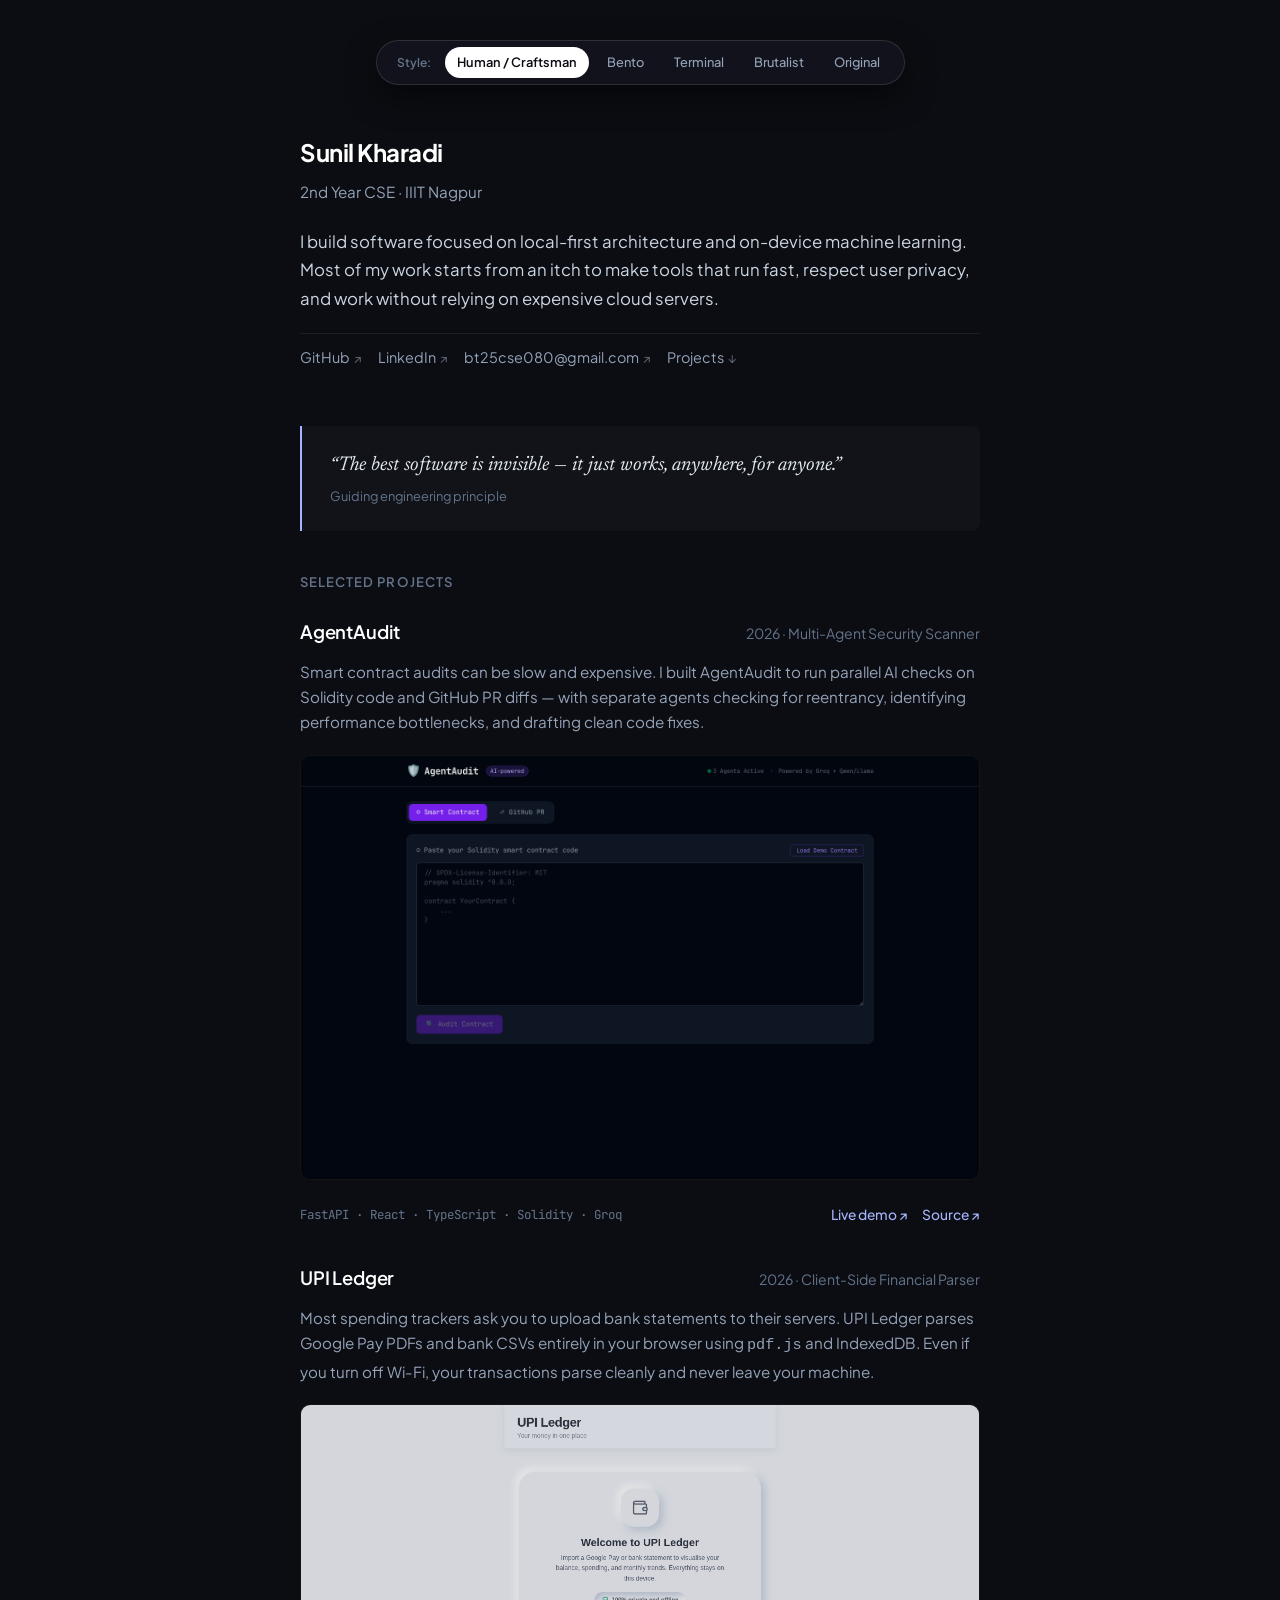
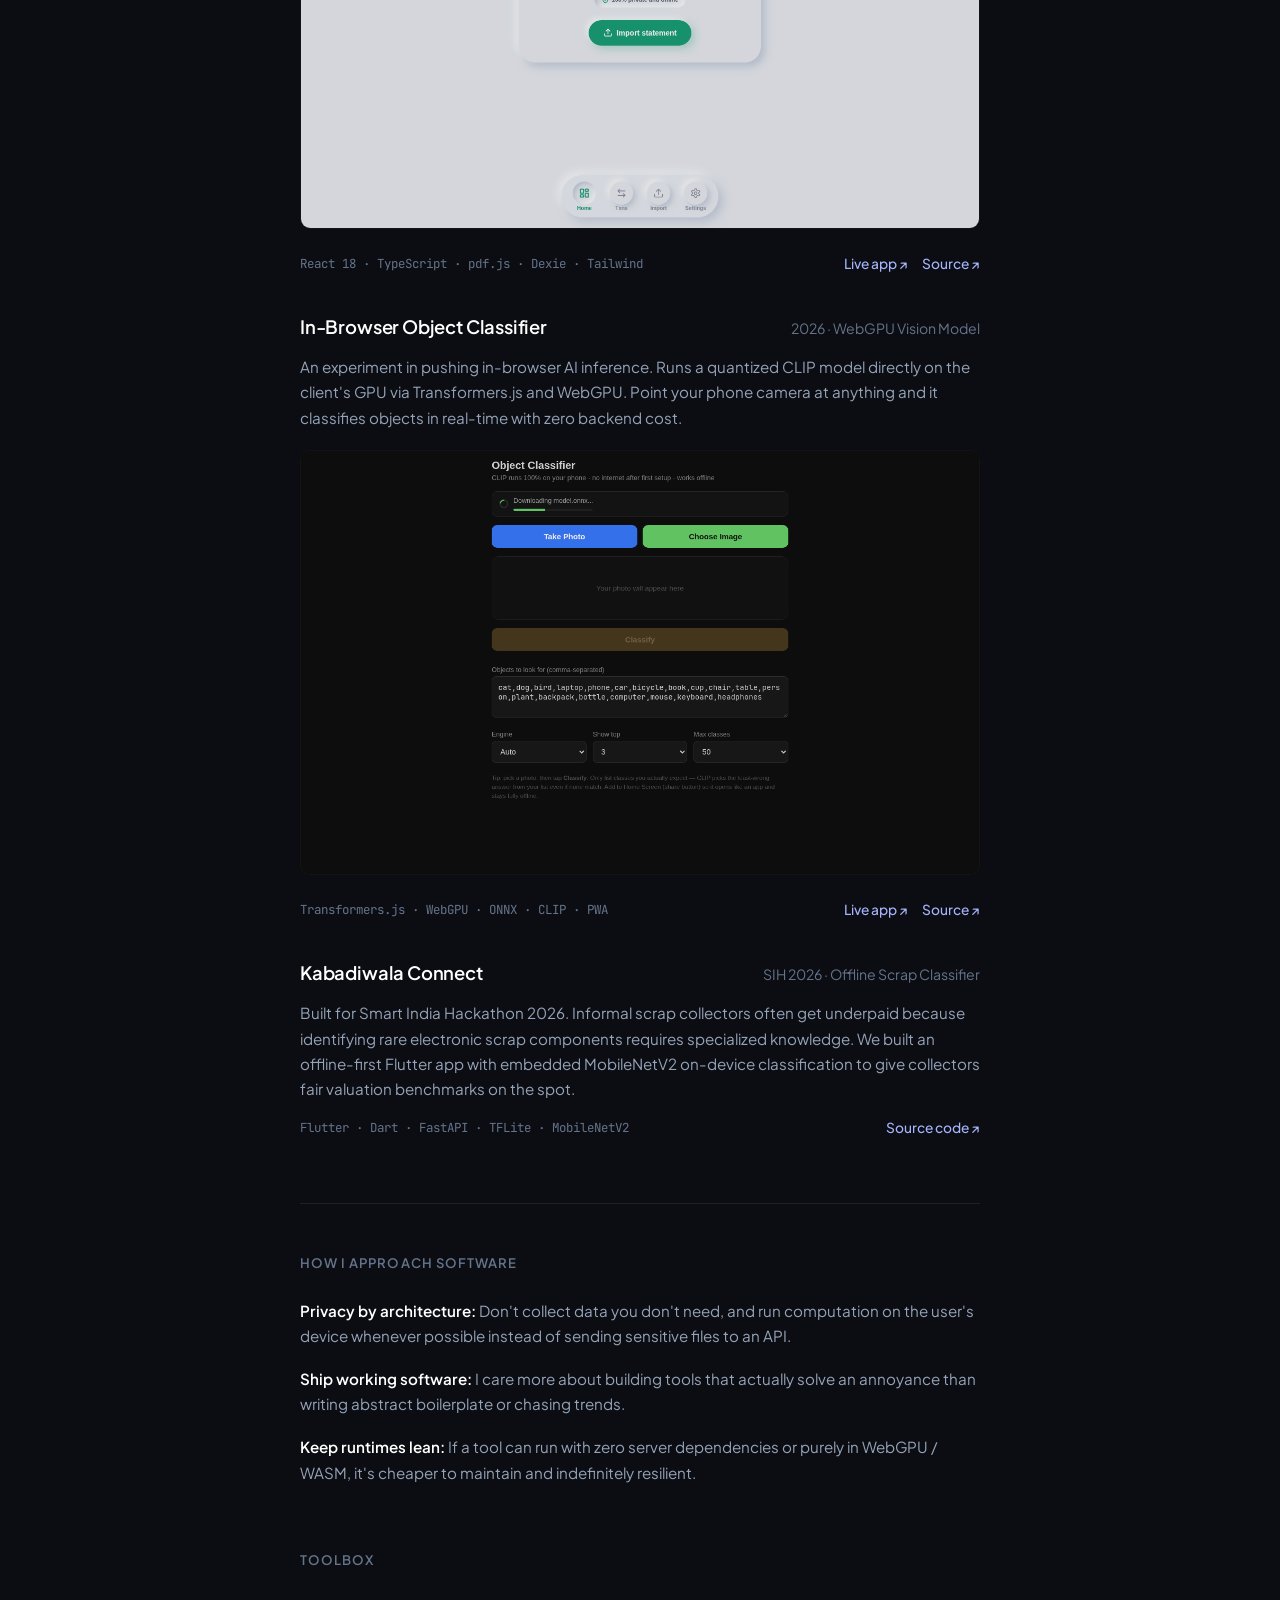
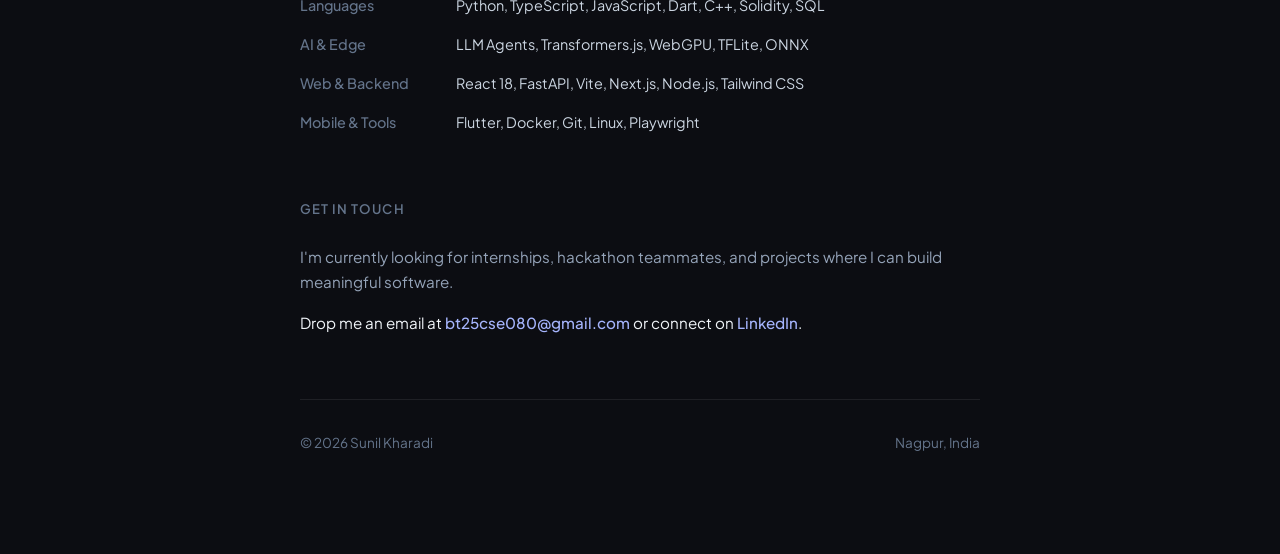
<file: preview-craftsman.html>
<!DOCTYPE html>
<html lang="en">
<head>
<meta charset="UTF-8" />
<meta name="viewport" content="width=device-width, initial-scale=1.0" />
<title>Sunil Kharadi — Developer</title>
<meta name="description" content="Sunil Kharadi — 2nd year CS student at IIIT Nagpur. Building local-first tools and on-device AI." />
<link rel="preconnect" href="https://fonts.googleapis.com" />
<link rel="preconnect" href="https://fonts.gstatic.com" crossorigin />
<link href="https://fonts.googleapis.com/css2?family=Newsreader:ital,opsz,wght@1,6..72,400;1,6..72,500&family=Plus+Jakarta+Sans:wght@400;500;600;700&family=JetBrains+Mono:wght@400;500&display=swap" rel="stylesheet" />
<style>
  :root {
    --bg: #0c0d12;
    --surface: #13151f;
    --surface-hover: #191c2b;
    --border: rgba(255, 255, 255, 0.08);
    --border-hover: rgba(255, 255, 255, 0.18);
    --text-main: #f1f5f9;
    --text-muted: #94a3b8;
    --text-subtle: #64748b;
    --accent: #a5b4fc;
    --accent-hover: #c7d2fe;
    --font-sans: 'Plus Jakarta Sans', -apple-system, BlinkMacSystemFont, 'Segoe UI', Roboto, sans-serif;
    --font-serif: 'Newsreader', Georgia, serif;
    --font-mono: 'JetBrains Mono', monospace;
  }

  * { box-sizing: border-box; margin: 0; padding: 0; }

  body {
    background-color: var(--bg);
    color: var(--text-main);
    font-family: var(--font-sans);
    line-height: 1.65;
    -webkit-font-smoothing: antialiased;
    padding: 40px 20px 100px;
  }

  /* Preview switcher floating pill */
  .preview-bar {
    position: sticky;
    top: 16px;
    z-index: 100;
    display: flex;
    justify-content: center;
    margin-bottom: 48px;
  }
  .preview-bar-inner {
    background: rgba(19, 21, 31, 0.85);
    backdrop-filter: blur(16px);
    -webkit-backdrop-filter: blur(16px);
    border: 1px solid rgba(255, 255, 255, 0.12);
    border-radius: 999px;
    padding: 6px 12px;
    display: flex;
    align-items: center;
    gap: 6px;
    box-shadow: 0 12px 30px rgba(0, 0, 0, 0.5);
  }
  .preview-label {
    font-size: 0.75rem;
    font-weight: 600;
    color: var(--text-subtle);
    padding: 0 8px;
  }
  .preview-btn {
    font-size: 0.8rem;
    font-weight: 500;
    padding: 5px 12px;
    border-radius: 999px;
    text-decoration: none;
    color: var(--text-muted);
    transition: all 0.2s;
  }
  .preview-btn:hover { color: #fff; }
  .preview-btn.active {
    background: #fff;
    color: #0c0d12;
    font-weight: 600;
  }

  .wrapper {
    max-width: 680px;
    margin: 0 auto;
  }

  /* Header */
  header {
    margin-bottom: 56px;
  }
  .name {
    font-size: 1.5rem;
    font-weight: 700;
    letter-spacing: -0.02em;
    color: #fff;
    margin-bottom: 6px;
  }
  .role {
    font-size: 0.95rem;
    color: var(--text-muted);
    margin-bottom: 24px;
  }
  .bio {
    font-size: 1.05rem;
    color: #cbd5e1;
    line-height: 1.7;
    margin-bottom: 20px;
  }
  .bio em {
    font-family: var(--font-serif);
    font-size: 1.15rem;
    font-style: italic;
    color: #fff;
  }

  .nav-links {
    display: flex;
    flex-wrap: wrap;
    gap: 16px;
    font-size: 0.9rem;
    padding-top: 12px;
    border-top: 1px solid var(--border);
  }
  .nav-links a {
    color: var(--text-muted);
    text-decoration: none;
    display: inline-flex;
    align-items: center;
    gap: 4px;
    transition: color 0.15s ease;
  }
  .nav-links a:hover {
    color: #fff;
  }
  .nav-links .arrow {
    font-size: 0.8rem;
    opacity: 0.6;
  }

  /* Section styling */
  section {
    margin-bottom: 64px;
  }
  .section-heading {
    font-size: 0.82rem;
    text-transform: uppercase;
    letter-spacing: 0.08em;
    color: var(--text-subtle);
    font-weight: 600;
    margin-bottom: 24px;
  }

  /* Project Item */
  .project-list {
    display: flex;
    flex-direction: column;
    gap: 36px;
  }
  .project {
    display: flex;
    flex-direction: column;
    gap: 12px;
  }
  .project-header {
    display: flex;
    justify-content: space-between;
    align-items: baseline;
    gap: 12px;
  }
  .project-title {
    font-size: 1.15rem;
    font-weight: 600;
    color: #fff;
    letter-spacing: -0.01em;
  }
  .project-tagline {
    font-size: 0.88rem;
    color: var(--text-subtle);
  }
  .project-desc {
    font-size: 0.95rem;
    color: var(--text-muted);
    line-height: 1.65;
  }
  .project-media {
    margin: 8px 0;
    border-radius: 10px;
    overflow: hidden;
    border: 1px solid var(--border);
    background: #000;
  }
  .project-media img {
    width: 100%;
    height: auto;
    display: block;
    opacity: 0.92;
    transition: opacity 0.25s ease;
  }
  .project-media:hover img {
    opacity: 1;
  }
  .project-footer {
    display: flex;
    justify-content: space-between;
    align-items: center;
    flex-wrap: wrap;
    gap: 12px;
    margin-top: 4px;
  }
  .project-stack {
    font-family: var(--font-mono);
    font-size: 0.78rem;
    color: var(--text-subtle);
  }
  .project-actions {
    display: flex;
    gap: 14px;
    font-size: 0.86rem;
  }
  .project-actions a {
    color: var(--accent);
    text-decoration: none;
    font-weight: 500;
    display: inline-flex;
    align-items: center;
    gap: 3px;
    transition: color 0.15s;
  }
  .project-actions a:hover {
    color: var(--accent-hover);
    text-decoration: underline;
  }

  /* Divider */
  .divider {
    height: 1px;
    background: var(--border);
    margin: 48px 0;
  }

  /* Philosophy quote */
  .quote-container {
    padding: 24px 28px;
    border-left: 2px solid var(--accent);
    background: rgba(165, 180, 252, 0.03);
    border-radius: 0 8px 8px 0;
    margin: 40px 0;
  }
  .quote-body {
    font-family: var(--font-serif);
    font-size: 1.25rem;
    font-style: italic;
    color: #e2e8f0;
    line-height: 1.5;
    margin-bottom: 6px;
  }
  .quote-author {
    font-size: 0.8rem;
    color: var(--text-subtle);
    font-family: var(--font-sans);
  }

  /* Notes / Principles */
  .principles-list {
    list-style: none;
    display: flex;
    flex-direction: column;
    gap: 18px;
  }
  .principle-item {
    font-size: 0.95rem;
    color: var(--text-muted);
  }
  .principle-item strong {
    color: #fff;
    font-weight: 600;
  }

  /* Skills Minimal */
  .skills-grid {
    display: grid;
    grid-template-columns: 140px 1fr;
    gap: 16px;
    font-size: 0.9rem;
    line-height: 1.6;
  }
  .skill-label {
    color: var(--text-subtle);
    font-weight: 500;
  }
  .skill-val {
    color: #cbd5e1;
  }

  /* Footer */
  footer {
    padding-top: 32px;
    border-top: 1px solid var(--border);
    display: flex;
    justify-content: space-between;
    align-items: center;
    font-size: 0.85rem;
    color: var(--text-subtle);
    flex-wrap: wrap;
    gap: 12px;
  }
  footer a {
    color: var(--text-muted);
    text-decoration: none;
  }
  footer a:hover {
    color: #fff;
  }

  @media (max-width: 600px) {
    .skills-grid { grid-template-columns: 1fr; gap: 4px; margin-bottom: 12px; }
    .project-header { flex-direction: column; gap: 2px; }
  }
</style>
</head>
<body>

<!-- Theme Switcher -->
<div class="preview-bar">
  <div class="preview-bar-inner">
    <span class="preview-label">Style:</span>
    <a href="preview-craftsman.html" class="preview-btn active">Human / Craftsman</a>
    <a href="preview-bento.html" class="preview-btn">Bento</a>
    <a href="preview-terminal.html" class="preview-btn">Terminal</a>
    <a href="preview-brutalist.html" class="preview-btn">Brutalist</a>
    <a href="index.html" class="preview-btn">Original</a>
  </div>
</div>

<div class="wrapper">

  <!-- Header -->
  <header>
    <h1 class="name">Sunil Kharadi</h1>
    <div class="role">2nd Year CSE &middot; IIIT Nagpur</div>
    
    <p class="bio">
      I build software focused on local-first architecture and on-device machine learning. Most of my work starts from an itch to make tools that run fast, respect user privacy, and work without relying on expensive cloud servers.
    </p>

    <div class="nav-links">
      <a href="https://github.com/KIller13b" target="_blank" rel="noopener">GitHub <span class="arrow">&nearr;</span></a>
      <a href="https://www.linkedin.com/in/sunil-kharadi-09b560427/" target="_blank" rel="noopener">LinkedIn <span class="arrow">&nearr;</span></a>
      <a href="mailto:bt25cse080@gmail.com">bt25cse080@gmail.com <span class="arrow">&nearr;</span></a>
      <a href="#projects">Projects <span class="arrow">&darr;</span></a>
    </div>
  </header>

  <!-- Quote -->
  <div class="quote-container">
    <div class="quote-body">
      &ldquo;The best software is invisible &mdash; it just works, anywhere, for anyone.&rdquo;
    </div>
    <div class="quote-author">Guiding engineering principle</div>
  </div>

  <!-- Projects -->
  <section id="projects">
    <div class="section-heading">Selected Projects</div>

    <div class="project-list">

      <!-- AgentAudit -->
      <article class="project">
        <div class="project-header">
          <div class="project-title">AgentAudit</div>
          <div class="project-tagline">2026 &middot; Multi-Agent Security Scanner</div>
        </div>
        <p class="project-desc">
          Smart contract audits can be slow and expensive. I built AgentAudit to run parallel AI checks on Solidity code and GitHub PR diffs &mdash; with separate agents checking for reentrancy, identifying performance bottlenecks, and drafting clean code fixes.
        </p>
        <div class="project-media">
          <img src="assets/agentaudit.png" alt="AgentAudit Interface" />
        </div>
        <div class="project-footer">
          <div class="project-stack">FastAPI &middot; React &middot; TypeScript &middot; Solidity &middot; Groq</div>
          <div class="project-actions">
            <a href="https://agentaudit-gamma.vercel.app" target="_blank" rel="noopener">Live demo &nearr;</a>
            <a href="https://github.com/KIller13b/agentaudit" target="_blank" rel="noopener">Source &nearr;</a>
          </div>
        </div>
      </article>

      <!-- UPI Ledger -->
      <article class="project">
        <div class="project-header">
          <div class="project-title">UPI Ledger</div>
          <div class="project-tagline">2026 &middot; Client-Side Financial Parser</div>
        </div>
        <p class="project-desc">
          Most spending trackers ask you to upload bank statements to their servers. UPI Ledger parses Google Pay PDFs and bank CSVs entirely in your browser using <code>pdf.js</code> and IndexedDB. Even if you turn off Wi-Fi, your transactions parse cleanly and never leave your machine.
        </p>
        <div class="project-media">
          <img src="assets/upi-ledger.png" alt="UPI Ledger Interface" />
        </div>
        <div class="project-footer">
          <div class="project-stack">React 18 &middot; TypeScript &middot; pdf.js &middot; Dexie &middot; Tailwind</div>
          <div class="project-actions">
            <a href="https://killer13b.github.io/upi-ledger/" target="_blank" rel="noopener">Live app &nearr;</a>
            <a href="https://github.com/KIller13b/upi-ledger" target="_blank" rel="noopener">Source &nearr;</a>
          </div>
        </div>
      </article>

      <!-- Object Classifier -->
      <article class="project">
        <div class="project-header">
          <div class="project-title">In-Browser Object Classifier</div>
          <div class="project-tagline">2026 &middot; WebGPU Vision Model</div>
        </div>
        <p class="project-desc">
          An experiment in pushing in-browser AI inference. Runs a quantized CLIP model directly on the client's GPU via Transformers.js and WebGPU. Point your phone camera at anything and it classifies objects in real-time with zero backend cost.
        </p>
        <div class="project-media">
          <img src="assets/object-classifier.png" alt="Object Classifier Interface" />
        </div>
        <div class="project-footer">
          <div class="project-stack">Transformers.js &middot; WebGPU &middot; ONNX &middot; CLIP &middot; PWA</div>
          <div class="project-actions">
            <a href="https://killer13b.github.io/object-classifier/" target="_blank" rel="noopener">Live app &nearr;</a>
            <a href="https://github.com/KIller13b/object-classifier" target="_blank" rel="noopener">Source &nearr;</a>
          </div>
        </div>
      </article>

      <!-- Kabadiwala Connect -->
      <article class="project">
        <div class="project-header">
          <div class="project-title">Kabadiwala Connect</div>
          <div class="project-tagline">SIH 2026 &middot; Offline Scrap Classifier</div>
        </div>
        <p class="project-desc">
          Built for Smart India Hackathon 2026. Informal scrap collectors often get underpaid because identifying rare electronic scrap components requires specialized knowledge. We built an offline-first Flutter app with embedded MobileNetV2 on-device classification to give collectors fair valuation benchmarks on the spot.
        </p>
        <div class="project-footer">
          <div class="project-stack">Flutter &middot; Dart &middot; FastAPI &middot; TFLite &middot; MobileNetV2</div>
          <div class="project-actions">
            <a href="https://github.com/KIller13b/kabadiwala-connect" target="_blank" rel="noopener">Source code &nearr;</a>
          </div>
        </div>
      </article>

    </div>
  </section>

  <div class="divider"></div>

  <!-- Principles / Notes -->
  <section>
    <div class="section-heading">How I Approach Software</div>
    <ul class="principles-list">
      <li class="principle-item">
        <strong>Privacy by architecture:</strong> Don't collect data you don't need, and run computation on the user's device whenever possible instead of sending sensitive files to an API.
      </li>
      <li class="principle-item">
        <strong>Ship working software:</strong> I care more about building tools that actually solve an annoyance than writing abstract boilerplate or chasing trends.
      </li>
      <li class="principle-item">
        <strong>Keep runtimes lean:</strong> If a tool can run with zero server dependencies or purely in WebGPU / WASM, it's cheaper to maintain and indefinitely resilient.
      </li>
    </ul>
  </section>

  <!-- Technical Toolbox -->
  <section>
    <div class="section-heading">Toolbox</div>
    <div class="skills-grid">
      <div class="skill-label">Languages</div>
      <div class="skill-val">Python, TypeScript, JavaScript, Dart, C++, Solidity, SQL</div>

      <div class="skill-label">AI &amp; Edge</div>
      <div class="skill-val">LLM Agents, Transformers.js, WebGPU, TFLite, ONNX</div>

      <div class="skill-label">Web &amp; Backend</div>
      <div class="skill-val">React 18, FastAPI, Vite, Next.js, Node.js, Tailwind CSS</div>

      <div class="skill-label">Mobile &amp; Tools</div>
      <div class="skill-val">Flutter, Docker, Git, Linux, Playwright</div>
    </div>
  </section>

  <!-- Contact -->
  <section>
    <div class="section-heading">Get in touch</div>
    <p style="color: var(--text-muted); font-size: 0.95rem; margin-bottom: 16px;">
      I'm currently looking for internships, hackathon teammates, and projects where I can build meaningful software.
    </p>
    <p style="font-size: 0.95rem;">
      Drop me an email at <a href="mailto:bt25cse080@gmail.com" style="color: var(--accent); text-decoration: none; font-weight: 500;">bt25cse080@gmail.com</a> or connect on <a href="https://www.linkedin.com/in/sunil-kharadi-09b560427/" target="_blank" rel="noopener" style="color: var(--accent); text-decoration: none; font-weight: 500;">LinkedIn</a>.
    </p>
  </section>

  <!-- Footer -->
  <footer>
    <span>&copy; 2026 Sunil Kharadi</span>
    <span>Nagpur, India</span>
  </footer>

</div>

</body>
</html>
</file>
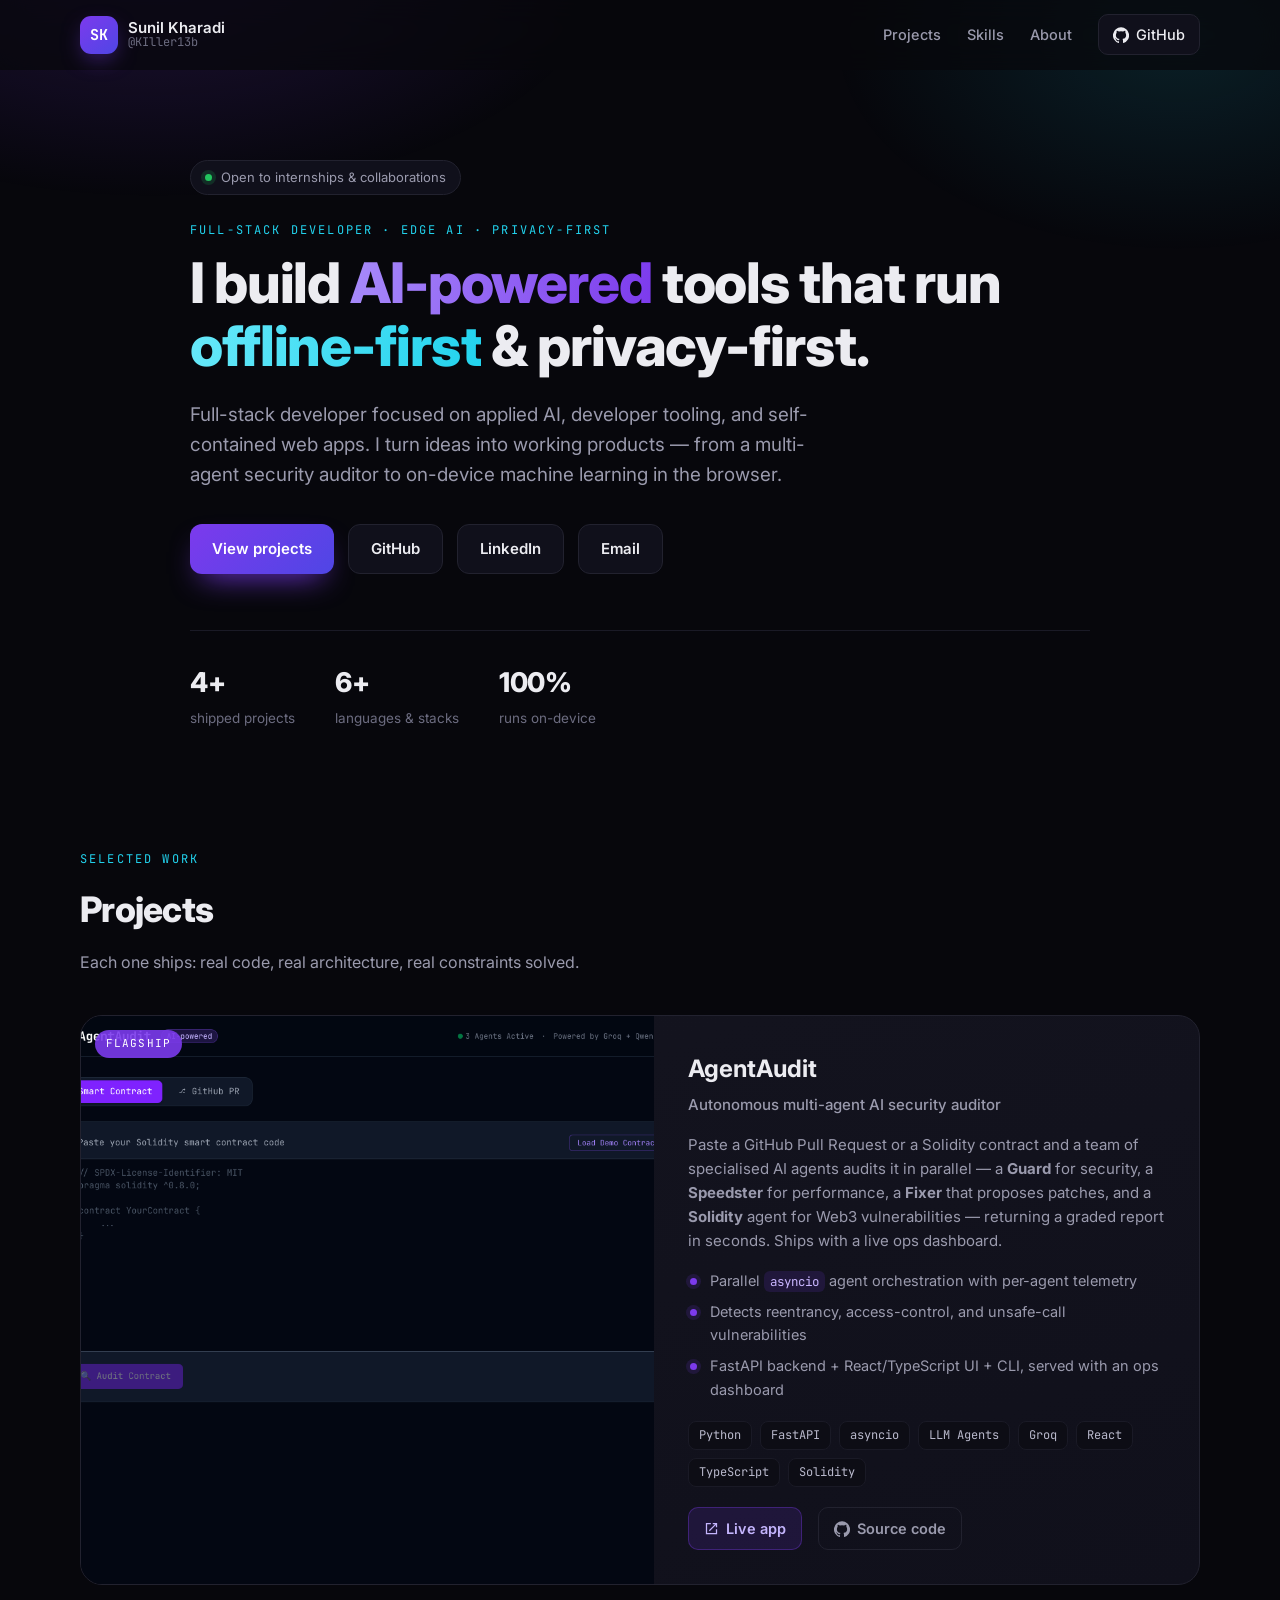
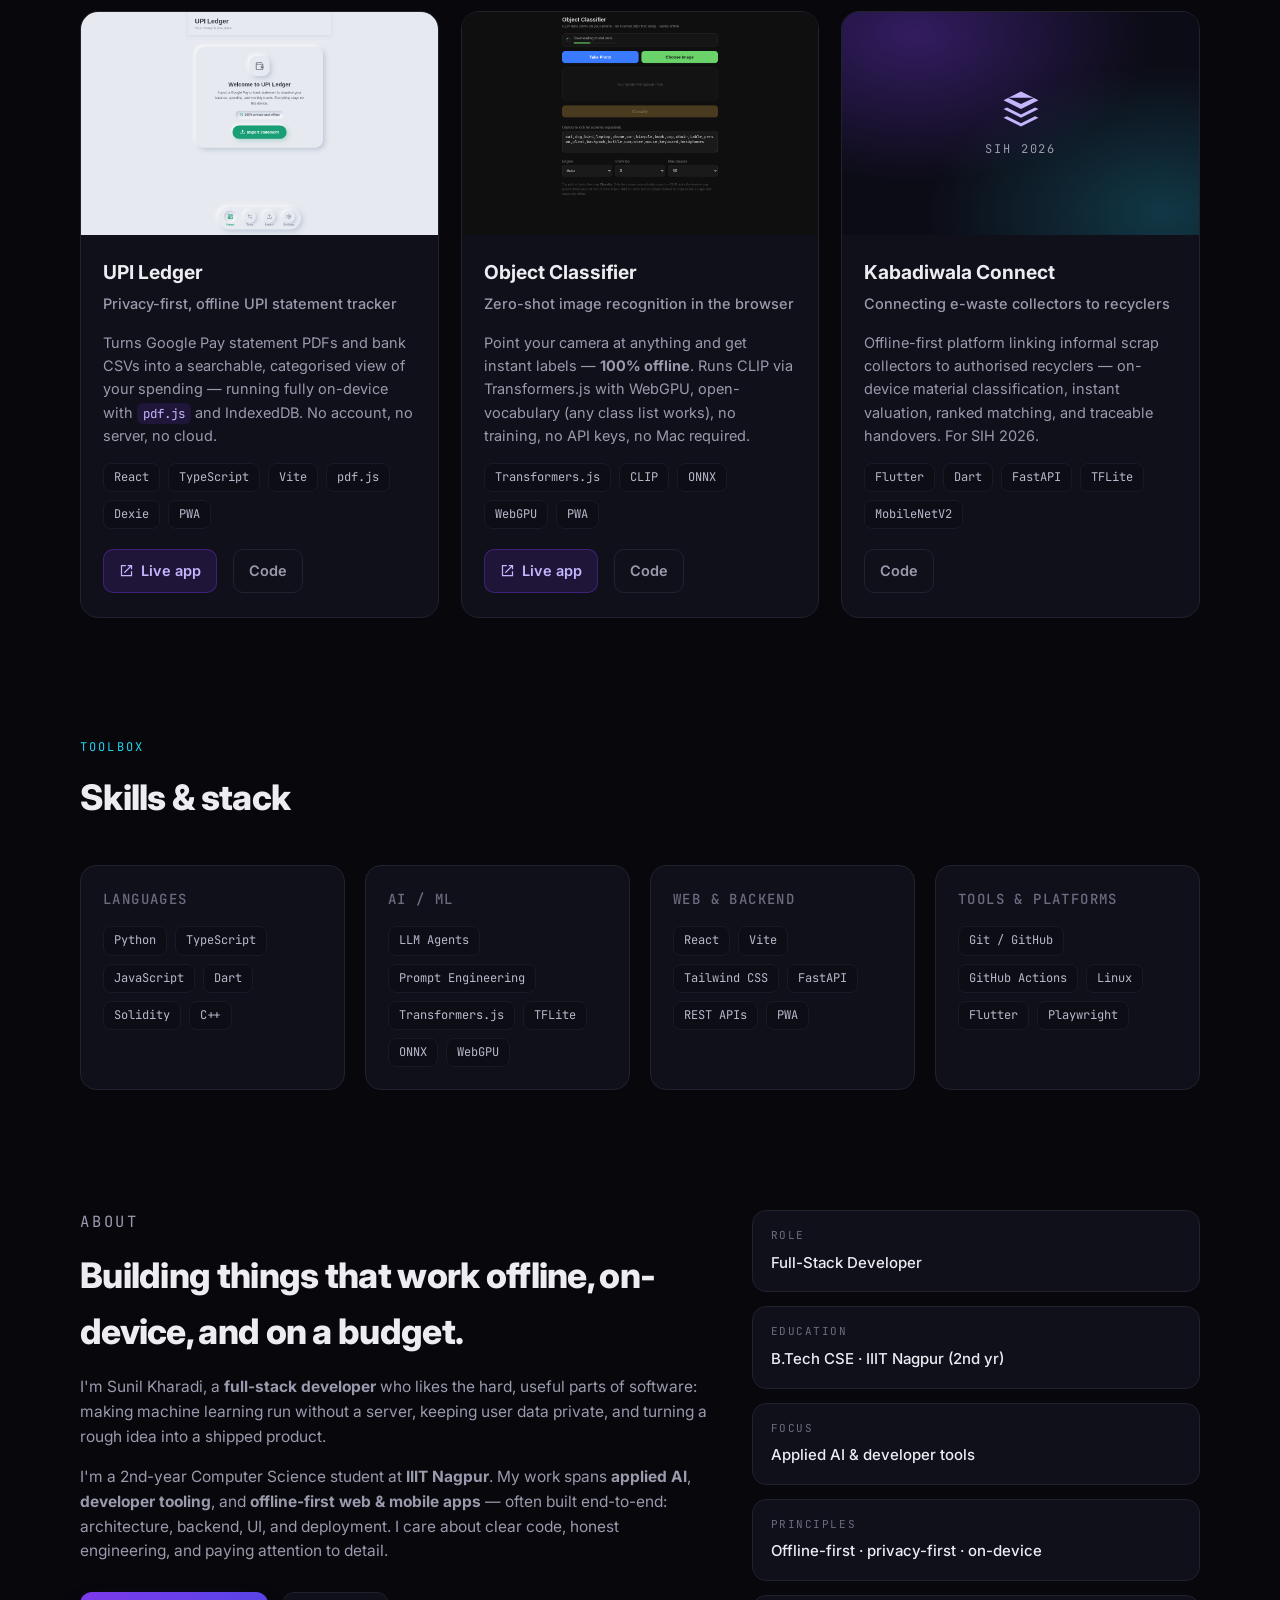
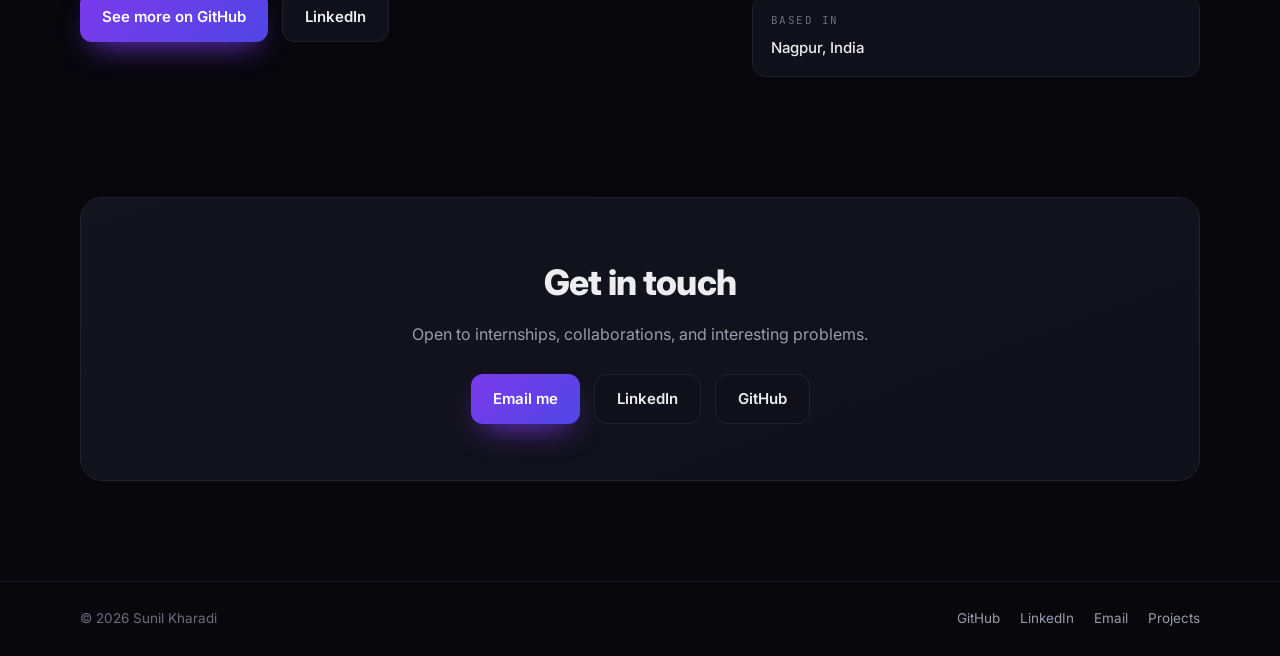
<file: preview-original.html>
<!DOCTYPE html>
<html lang="en">
<head>
<meta charset="UTF-8" />
<meta name="viewport" content="width=device-width, initial-scale=1.0" />
<title>Sunil Kharadi — Full-Stack Developer</title>
<meta name="description" content="Portfolio of Sunil Kharadi (@KIller13b) — full-stack developer building AI-powered, offline-first and privacy-first developer tools." />
<meta property="og:title" content="Sunil Kharadi — Full-Stack Developer" />
<meta property="og:description" content="Full-stack developer building AI-powered, offline-first, privacy-first tools." />
<meta property="og:type" content="website" />
<meta property="og:url" content="https://killer13b.github.io/" />
<link rel="icon" href="data:image/svg+xml,<svg xmlns='http://www.w3.org/2000/svg' viewBox='0 0 100 100'><rect width='100' height='100' rx='22' fill='%237c3aed'/><text x='50' y='68' font-size='58' font-family='monospace' text-anchor='middle' fill='white'>S</text></svg>" />
<link rel="preconnect" href="https://fonts.googleapis.com" />
<link rel="preconnect" href="https://fonts.gstatic.com" crossorigin />
<link href="https://fonts.googleapis.com/css2?family=Inter:wght@300;400;500;600;700;800&family=JetBrains+Mono:wght@400;500;700&display=swap" rel="stylesheet" />
<link rel="stylesheet" href="styles.css" />
</head>
<body>

<header class="nav" id="nav">
  <div class="wrap nav-inner">
    <a href="#top" class="brand">
      <span class="brand-mark">SK</span>
      <span class="brand-text">Sunil Kharadi<small>@KIller13b</small></span>
    </a>
    <nav class="nav-links">
      <a href="#projects">Projects</a>
      <a href="#skills">Skills</a>
      <a href="#about">About</a>
      <a class="nav-cta" href="https://github.com/KIller13b" target="_blank" rel="noopener">
        <svg viewBox="0 0 24 24" width="16" height="16" aria-hidden="true"><path fill="currentColor" d="M12 .5a12 12 0 0 0-3.79 23.4c.6.1.82-.26.82-.58v-2c-3.34.72-4.04-1.6-4.04-1.6-.55-1.4-1.34-1.77-1.34-1.77-1.1-.75.08-.73.08-.73 1.2.08 1.84 1.24 1.84 1.24 1.07 1.83 2.8 1.3 3.49 1 .1-.78.42-1.3.76-1.6-2.67-.3-5.47-1.33-5.47-5.93 0-1.31.47-2.38 1.24-3.22-.13-.3-.54-1.52.12-3.18 0 0 1.01-.32 3.3 1.23a11.5 11.5 0 0 1 6 0c2.29-1.55 3.3-1.23 3.3-1.23.66 1.66.25 2.88.12 3.18.77.84 1.24 1.91 1.24 3.22 0 4.61-2.8 5.62-5.48 5.92.43.37.81 1.1.81 2.22v3.29c0 .32.22.69.83.57A12 12 0 0 0 12 .5Z"/></svg>
        GitHub
      </a>
    </nav>
    <button class="nav-toggle" id="navToggle" aria-label="Menu" aria-expanded="false">
      <span></span><span></span><span></span>
    </button>
  </div>
</header>

<main id="top">

  <section class="hero wrap">
    <div class="hero-badge reveal">
      <span class="dot"></span> Open to internships &amp; collaborations
    </div>
    <p class="eyebrow reveal">Full-Stack Developer · Edge AI · Privacy-First</p>
    <h1 class="reveal">
      I build <span class="grad">AI-powered</span> tools that run
      <span class="grad2">offline-first</span> &amp; privacy-first.
    </h1>
    <p class="hero-sub reveal">
      Full-stack developer focused on applied AI, developer tooling, and
      self-contained web apps. I turn ideas into working products — from a
      multi-agent security auditor to on-device machine learning in the browser.
    </p>
    <div class="hero-actions reveal">
      <a class="btn btn-primary" href="#projects">View projects</a>
      <a class="btn btn-ghost" href="https://github.com/KIller13b" target="_blank" rel="noopener">GitHub</a>
      <a class="btn btn-ghost" href="https://www.linkedin.com/in/sunil-kharadi-09b560427/" target="_blank" rel="noopener">LinkedIn</a>
      <a class="btn btn-ghost" href="mailto:bt25cse080@gmail.com">Email</a>
    </div>
    <div class="hero-stats reveal">
      <div class="stat"><b>4+</b><span>shipped projects</span></div>
      <div class="stat"><b>6+</b><span>languages &amp; stacks</span></div>
      <div class="stat"><b>100%</b><span>runs on-device</span></div>
    </div>
  </section>

  <section id="projects" class="wrap section">
    <div class="section-head reveal">
      <p class="eyebrow">Selected work</p>
      <h2>Projects</h2>
      <p class="section-sub">Each one ships: real code, real architecture, real constraints solved.</p>
    </div>

    <article class="feature reveal">
      <div class="feature-media">
        <img src="assets/agentaudit.png" alt="AgentAudit review dashboard" loading="lazy" />
        <span class="chip-live">Flagship</span>
      </div>
      <div class="feature-body">
        <h3>AgentAudit</h3>
        <p class="tagline">Autonomous multi-agent AI security auditor</p>
        <p>
          Paste a GitHub Pull Request or a Solidity contract and a team of
          specialised AI agents audits it in parallel — a <b>Guard</b> for
          security, a <b>Speedster</b> for performance, a <b>Fixer</b> that
          proposes patches, and a <b>Solidity</b> agent for Web3 vulnerabilities —
          returning a graded report in seconds. Ships with a live ops dashboard.
        </p>
        <ul class="points">
          <li>Parallel <code>asyncio</code> agent orchestration with per-agent telemetry</li>
          <li>Detects reentrancy, access-control, and unsafe-call vulnerabilities</li>
          <li>FastAPI backend + React/TypeScript UI + CLI, served with an ops dashboard</li>
        </ul>
        <div class="tags">
          <span>Python</span><span>FastAPI</span><span>asyncio</span><span>LLM Agents</span><span>Groq</span><span>React</span><span>TypeScript</span><span>Solidity</span>
        </div>
        <div class="links">
          <a class="link-primary" href="https://agentaudit-gamma.vercel.app" target="_blank" rel="noopener">
            <svg viewBox="0 0 24 24" width="15" height="15" aria-hidden="true"><path fill="currentColor" d="M14 3v2h3.6l-9.8 9.8 1.4 1.4L19 6.4V10h2V3h-7Zm-9 0H3v18h18v-8h-2v6H5V5h6V3H5Z"/></svg>
            Live app
          </a>
          <a class="link-ghost" href="https://github.com/KIller13b/agentaudit" target="_blank" rel="noopener">
            <svg viewBox="0 0 24 24" width="16" height="16" aria-hidden="true"><path fill="currentColor" d="M12 .5a12 12 0 0 0-3.79 23.4c.6.1.82-.26.82-.58v-2c-3.34.72-4.04-1.6-4.04-1.6-.55-1.4-1.34-1.77-1.34-1.77-1.1-.75.08-.73.08-.73 1.2.08 1.84 1.24 1.84 1.24 1.07 1.83 2.8 1.3 3.49 1 .1-.78.42-1.3.76-1.6-2.67-.3-5.47-1.33-5.47-5.93 0-1.31.47-2.38 1.24-3.22-.13-.3-.54-1.52.12-3.18 0 0 1.01-.32 3.3 1.23a11.5 11.5 0 0 1 6 0c2.29-1.55 3.3-1.23 3.3-1.23.66 1.66.25 2.88.12 3.18.77.84 1.24 1.91 1.24 3.22 0 4.61-2.8 5.62-5.48 5.92.43.37.81 1.1.81 2.22v3.29c0 .32.22.69.83.57A12 12 0 0 0 12 .5Z"/></svg>
            Source code
          </a>
        </div>
      </div>
    </article>

    <div class="grid">
      <article class="card reveal">
        <div class="card-media">
          <img src="assets/upi-ledger.png" alt="UPI Ledger dashboard" loading="lazy" />
        </div>
        <div class="card-body">
          <h3>UPI Ledger</h3>
          <p class="tagline">Privacy-first, offline UPI statement tracker</p>
          <p>
            Turns Google Pay statement PDFs and bank CSVs into a searchable,
            categorised view of your spending — running fully on-device with
            <code>pdf.js</code> and IndexedDB. No account, no server, no cloud.
          </p>
          <div class="tags">
            <span>React</span><span>TypeScript</span><span>Vite</span><span>pdf.js</span><span>Dexie</span><span>PWA</span>
          </div>
          <div class="links">
            <a class="link-primary" href="https://killer13b.github.io/upi-ledger/" target="_blank" rel="noopener">
              <svg viewBox="0 0 24 24" width="15" height="15" aria-hidden="true"><path fill="currentColor" d="M14 3v2h3.6l-9.8 9.8 1.4 1.4L19 6.4V10h2V3h-7Zm-9 0H3v18h18v-8h-2v6H5V5h6V3H5Z"/></svg>
              Live app
            </a>
            <a class="link-ghost" href="https://github.com/KIller13b/upi-ledger" target="_blank" rel="noopener">Code</a>
          </div>
        </div>
      </article>

      <article class="card reveal">
        <div class="card-media">
          <img src="assets/object-classifier.png" alt="Object Classifier app" loading="lazy" />
        </div>
        <div class="card-body">
          <h3>Object Classifier</h3>
          <p class="tagline">Zero-shot image recognition in the browser</p>
          <p>
            Point your camera at anything and get instant labels — <b>100% offline</b>.
            Runs CLIP via Transformers.js with WebGPU, open-vocabulary (any class
            list works), no training, no API keys, no Mac required.
          </p>
          <div class="tags">
            <span>Transformers.js</span><span>CLIP</span><span>ONNX</span><span>WebGPU</span><span>PWA</span>
          </div>
          <div class="links">
            <a class="link-primary" href="https://killer13b.github.io/object-classifier/" target="_blank" rel="noopener">
              <svg viewBox="0 0 24 24" width="15" height="15" aria-hidden="true"><path fill="currentColor" d="M14 3v2h3.6l-9.8 9.8 1.4 1.4L19 6.4V10h2V3h-7Zm-9 0H3v18h18v-8h-2v6H5V5h6V3H5Z"/></svg>
              Live app
            </a>
            <a class="link-ghost" href="https://github.com/KIller13b/object-classifier" target="_blank" rel="noopener">Code</a>
          </div>
        </div>
      </article>

      <article class="card reveal">
        <div class="card-media placeholder">
          <div class="ph-inner">
            <svg viewBox="0 0 24 24" width="42" height="42" aria-hidden="true"><path fill="currentColor" d="M12 2 2 7l10 5 10-5-10-5Zm0 7.2L4.4 5.5 12 5.5l7.6 0L12 9.2ZM2 17l10 5 10-5-2-.9-8 4-8-4-2 .9Zm0-5 10 5 10-5-2-.9-8 4-8-4-2 .9Z"/></svg>
            <span>SIH 2026</span>
          </div>
        </div>
        <div class="card-body">
          <h3>Kabadiwala Connect</h3>
          <p class="tagline">Connecting e-waste collectors to recyclers</p>
          <p>
            Offline-first platform linking informal scrap collectors to
            authorised recyclers — on-device material classification, instant
            valuation, ranked matching, and traceable handovers. For SIH 2026.
          </p>
          <div class="tags">
            <span>Flutter</span><span>Dart</span><span>FastAPI</span><span>TFLite</span><span>MobileNetV2</span>
          </div>
          <div class="links">
            <a class="link-ghost" href="https://github.com/KIller13b/kabadiwala-connect" target="_blank" rel="noopener">Code</a>
          </div>
        </div>
      </article>
    </div>
  </section>

  <section id="skills" class="wrap section">
    <div class="section-head reveal">
      <p class="eyebrow">Toolbox</p>
      <h2>Skills &amp; stack</h2>
    </div>
    <div class="skills reveal">
      <div class="skill-group">
        <h4>Languages</h4>
        <div class="tags"><span>Python</span><span>TypeScript</span><span>JavaScript</span><span>Dart</span><span>Solidity</span><span>C++</span></div>
      </div>
      <div class="skill-group">
        <h4>AI / ML</h4>
        <div class="tags"><span>LLM Agents</span><span>Prompt Engineering</span><span>Transformers.js</span><span>TFLite</span><span>ONNX</span><span>WebGPU</span></div>
      </div>
      <div class="skill-group">
        <h4>Web &amp; Backend</h4>
        <div class="tags"><span>React</span><span>Vite</span><span>Tailwind CSS</span><span>FastAPI</span><span>REST APIs</span><span>PWA</span></div>
      </div>
      <div class="skill-group">
        <h4>Tools &amp; Platforms</h4>
        <div class="tags"><span>Git / GitHub</span><span>GitHub Actions</span><span>Linux</span><span>Flutter</span><span>Playwright</span></div>
      </div>
    </div>
  </section>

  <section id="about" class="wrap section">
    <div class="about reveal">
      <div class="about-text">
        <p class="eyebrow">About</p>
        <h2>Building things that work offline, on-device, and on a budget.</h2>
        <p>
          I'm Sunil Kharadi, a <b>full-stack developer</b> who likes the hard,
          useful parts of software: making machine learning run without a server,
          keeping user data private, and turning a rough idea into a shipped
          product.
        </p>
        <p>
          I'm a 2nd-year Computer Science student at <b>IIIT Nagpur</b>. My work
          spans <b>applied AI</b>, <b>developer tooling</b>, and
          <b>offline-first web &amp; mobile apps</b> — often built end-to-end:
          architecture, backend, UI, and deployment. I care about clear code,
          honest engineering, and paying attention to detail.
        </p>
        <div class="hero-actions">
          <a class="btn btn-primary" href="https://github.com/KIller13b" target="_blank" rel="noopener">See more on GitHub</a>
          <a class="btn btn-ghost" href="https://www.linkedin.com/in/sunil-kharadi-09b560427/" target="_blank" rel="noopener">LinkedIn</a>
        </div>
      </div>
      <div class="about-facts">
        <div class="fact"><span class="fact-k">Role</span><span class="fact-v">Full-Stack Developer</span></div>
        <div class="fact"><span class="fact-k">Education</span><span class="fact-v">B.Tech CSE · IIIT Nagpur (2nd yr)</span></div>
        <div class="fact"><span class="fact-k">Focus</span><span class="fact-v">Applied AI &amp; developer tools</span></div>
        <div class="fact"><span class="fact-k">Principles</span><span class="fact-v">Offline-first · privacy-first · on-device</span></div>
        <div class="fact"><span class="fact-k">Based in</span><span class="fact-v">Nagpur, India</span></div>
      </div>
    </div>
  </section>

  <section class="wrap section">
    <div class="cta reveal">
      <h2>Get in touch</h2>
      <p>Open to internships, collaborations, and interesting problems.</p>
      <div class="hero-actions">
        <a class="btn btn-primary" href="mailto:bt25cse080@gmail.com">Email me</a>
        <a class="btn btn-ghost" href="https://www.linkedin.com/in/sunil-kharadi-09b560427/" target="_blank" rel="noopener">LinkedIn</a>
        <a class="btn btn-ghost" href="https://github.com/KIller13b" target="_blank" rel="noopener">GitHub</a>
      </div>
    </div>
  </section>

</main>

<footer class="footer">
  <div class="wrap footer-inner">
    <span>&copy; <span id="year">2026</span> Sunil Kharadi</span>
    <span class="footer-links">
      <a href="https://github.com/KIller13b" target="_blank" rel="noopener">GitHub</a>
      <a href="https://www.linkedin.com/in/sunil-kharadi-09b560427/" target="_blank" rel="noopener">LinkedIn</a>
      <a href="mailto:bt25cse080@gmail.com">Email</a>
      <a href="#projects">Projects</a>
    </span>
  </div>
</footer>

<script>
document.getElementById('year').textContent = new Date().getFullYear();

const toggle = document.getElementById('navToggle');
const nav = document.getElementById('nav');
toggle.addEventListener('click', () => {
  const open = nav.classList.toggle('open');
  toggle.setAttribute('aria-expanded', open);
});
document.querySelectorAll('.nav-links a').forEach(a =>
  a.addEventListener('click', () => nav.classList.remove('open'))
);

const io = new IntersectionObserver((entries) => {
  entries.forEach(e => { if (e.isIntersecting) { e.target.classList.add('in'); io.unobserve(e.target); } });
}, { threshold: 0.12 });
document.querySelectorAll('.reveal').forEach(el => io.observe(el));
</script>
</body>
</html>
</file>
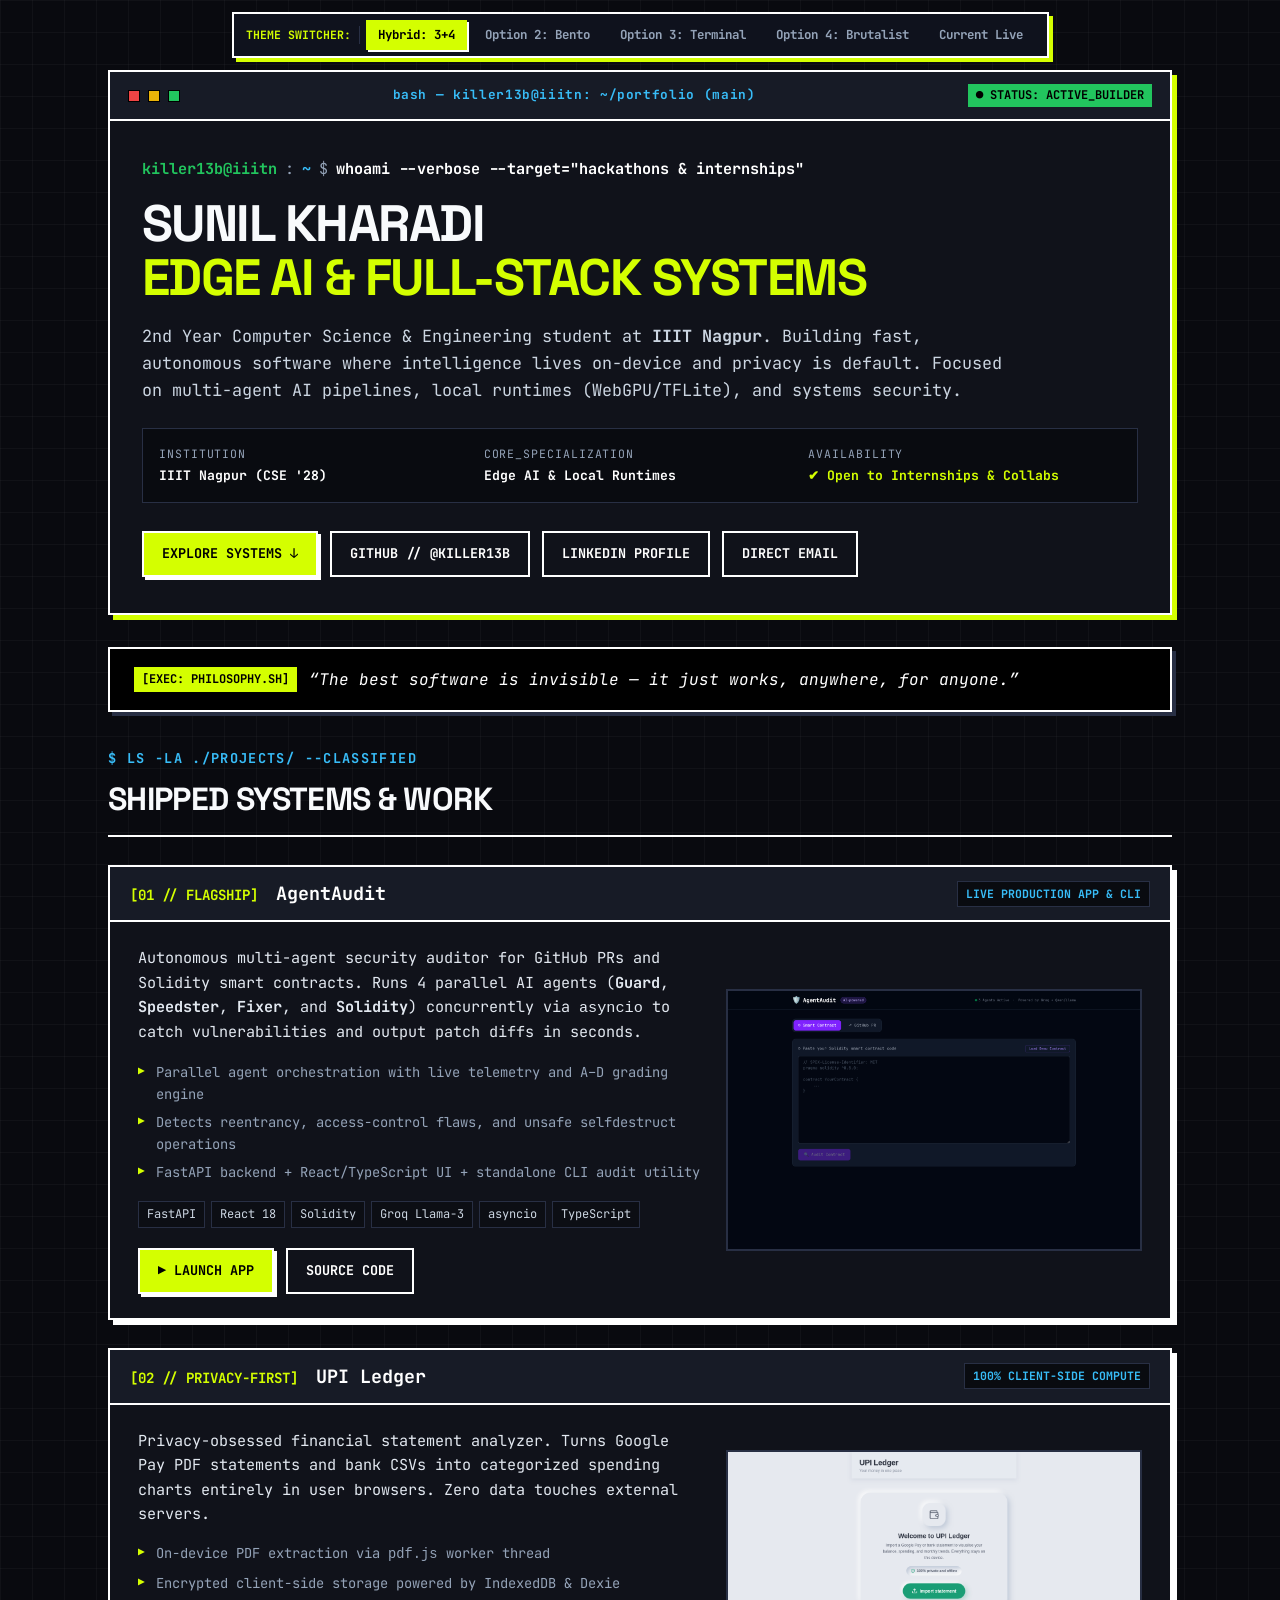
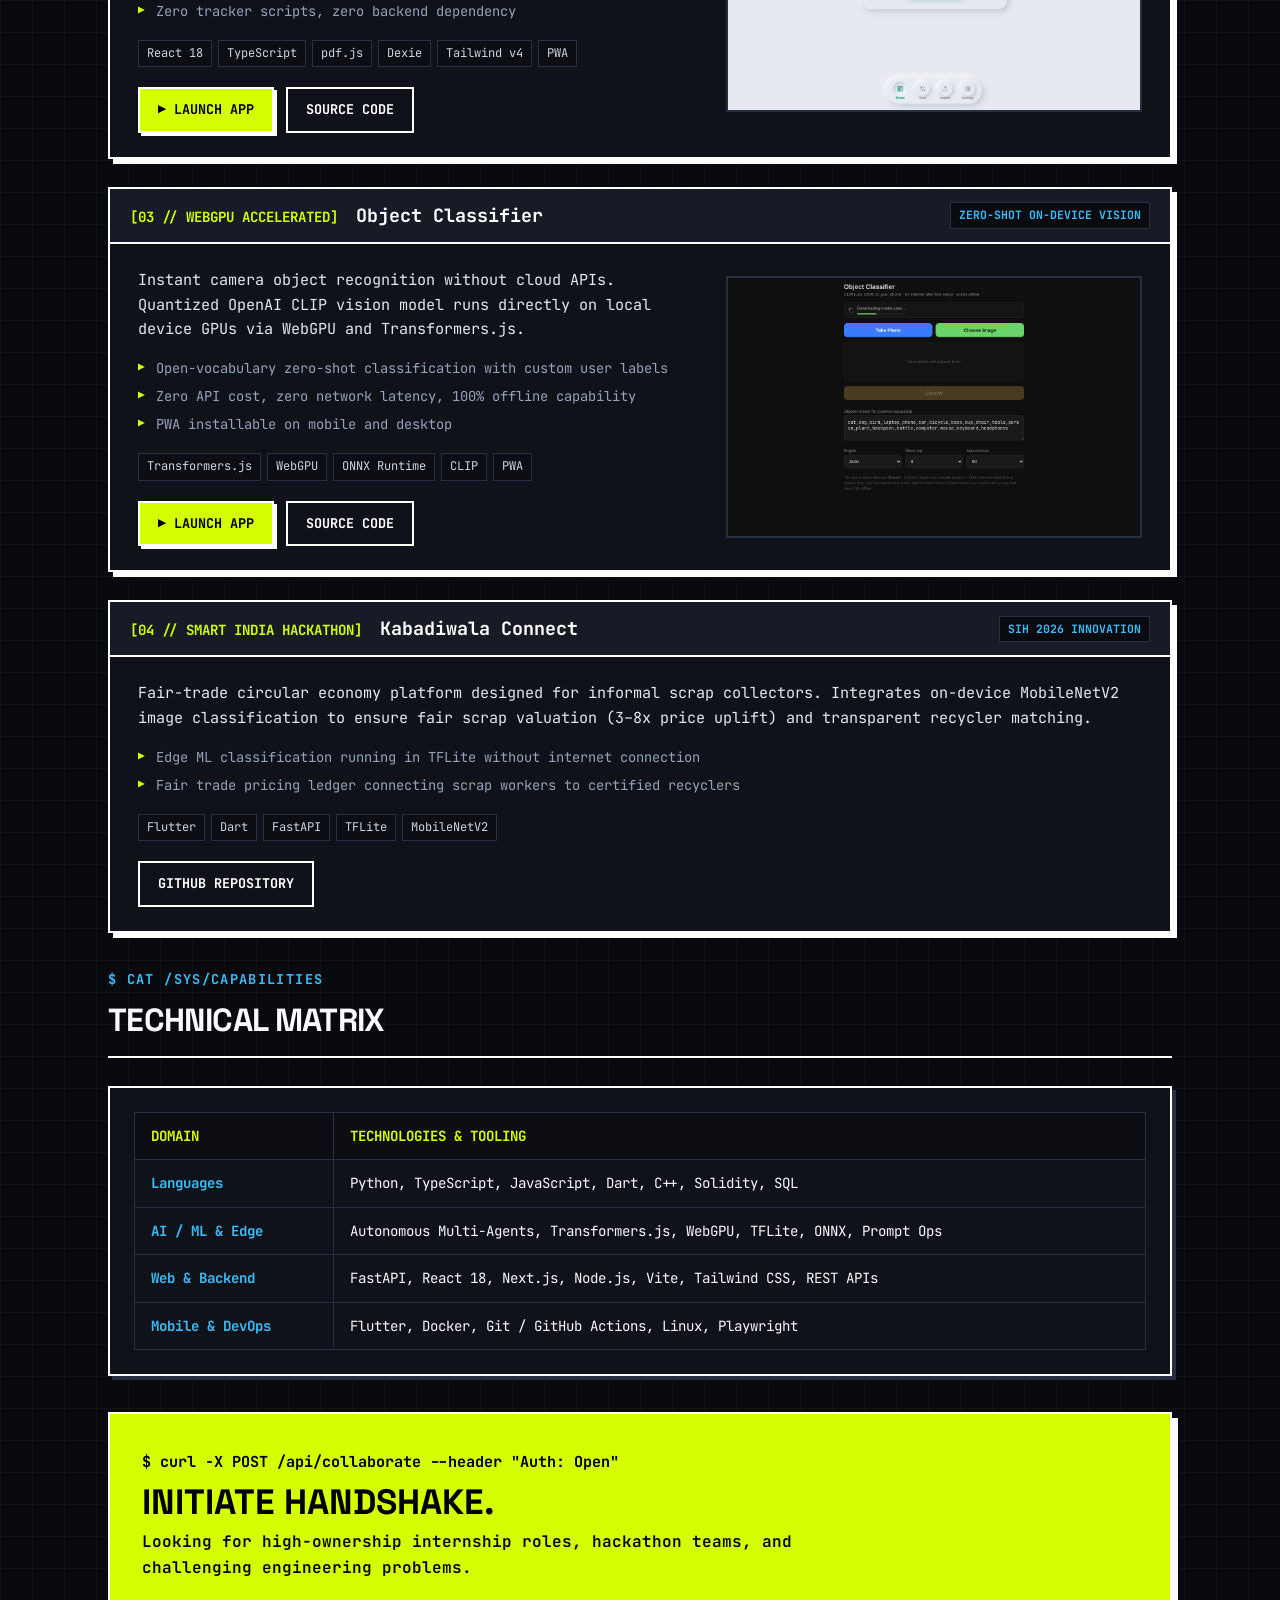
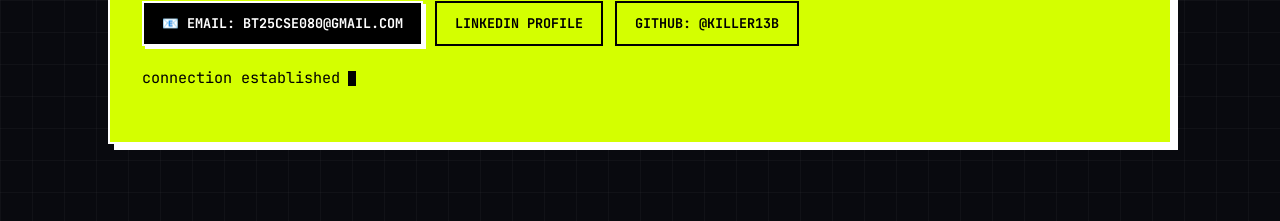
<file: preview-terminal-brutalist.html>
<!DOCTYPE html>
<html lang="en">
<head>
<meta charset="UTF-8" />
<meta name="viewport" content="width=device-width, initial-scale=1.0" />
<title>Sunil Kharadi — Terminal Brutalist Hybrid</title>
<meta name="description" content="Portfolio of Sunil Kharadi (@KIller13b) — Terminal Brutalist Hybrid Edition" />
<link rel="preconnect" href="https://fonts.googleapis.com" />
<link rel="preconnect" href="https://fonts.gstatic.com" crossorigin />
<link href="https://fonts.googleapis.com/css2?family=Space+Grotesk:wght@500;700&family=JetBrains+Mono:wght@400;500;600;700;800&display=swap" rel="stylesheet" />
<style>
  :root {
    --bg: #090a0f;
    --card: #10121a;
    --card-header: #171b26;
    --border: #282f44;
    --border-stark: #ffffff;
    --text-primary: #f8fafc;
    --text-muted: #94a3b8;
    --accent: #d4ff00; /* Electric Acid Lime */
    --accent-cyan: #38bdf8;
    --accent-green: #22c55e;
    --shadow: 5px 5px 0px #ffffff;
    --shadow-accent: 5px 5px 0px var(--accent);
  }

  * { box-sizing: border-box; margin: 0; padding: 0; }

  body {
    background-color: var(--bg);
    color: var(--text-primary);
    font-family: 'JetBrains Mono', monospace;
    line-height: 1.6;
    padding-bottom: 80px;
    background-image: 
      linear-gradient(rgba(255, 255, 255, 0.03) 1px, transparent 1px),
      linear-gradient(90deg, rgba(255, 255, 255, 0.03) 1px, transparent 1px);
    background-size: 32px 32px;
  }

  /* Preview switcher floating pill */
  .preview-bar {
    position: sticky;
    top: 12px;
    z-index: 999;
    display: flex;
    justify-content: center;
    padding: 0 16px;
    margin-bottom: 24px;
  }
  .preview-bar-inner {
    background: #0f121d;
    border: 2px solid var(--border-stark);
    padding: 6px 12px;
    display: flex;
    align-items: center;
    gap: 6px;
    box-shadow: 4px 4px 0px var(--accent);
  }
  .preview-label {
    font-size: 0.72rem;
    font-weight: 700;
    color: var(--accent);
    text-transform: uppercase;
    padding-right: 8px;
    border-right: 1px solid var(--border);
  }
  .preview-btn {
    font-size: 0.78rem;
    font-weight: 700;
    padding: 5px 12px;
    text-decoration: none;
    color: #94a3b8;
    transition: all 0.15s;
  }
  .preview-btn:hover {
    color: #fff;
  }
  .preview-btn.active {
    background: var(--accent);
    color: #000;
    box-shadow: 2px 2px 0px #fff;
  }

  .container {
    max-width: 1100px;
    margin: 0 auto;
    padding: 0 18px;
  }

  /* Main Terminal Window with Brutalist Frame */
  .terminal-frame {
    background: var(--card);
    border: 2px solid var(--border-stark);
    box-shadow: var(--shadow-accent);
    margin-bottom: 32px;
    position: relative;
  }

  .window-header {
    background: var(--card-header);
    border-bottom: 2px solid var(--border-stark);
    padding: 12px 18px;
    display: flex;
    align-items: center;
    justify-content: space-between;
  }
  .window-dots {
    display: flex;
    gap: 8px;
  }
  .dot {
    width: 12px;
    height: 12px;
    border: 1px solid #000;
  }
  .dot-red { background: #ef4444; }
  .dot-yellow { background: #eab308; }
  .dot-green { background: #22c55e; }

  .window-title {
    font-size: 0.8rem;
    font-weight: 700;
    letter-spacing: 0.05em;
    color: var(--accent-cyan);
  }
  .status-tag {
    font-size: 0.75rem;
    font-weight: 700;
    background: var(--accent-green);
    color: #000;
    padding: 2px 8px;
  }

  .window-body {
    padding: 36px 32px;
  }

  /* Prompt commands */
  .cmd-line {
    display: flex;
    align-items: center;
    flex-wrap: wrap;
    gap: 8px;
    font-size: 0.95rem;
    margin-bottom: 16px;
  }
  .p-user { color: var(--accent-green); font-weight: 700; }
  .p-at { color: var(--text-muted); }
  .p-dir { color: var(--accent-cyan); font-weight: 600; }
  .p-cmd { color: #fff; font-weight: 700; }

  /* Hero Banner Content inside Terminal */
  h1 {
    font-family: 'Space Grotesk', sans-serif;
    font-size: 3.2rem;
    font-weight: 700;
    line-height: 1.05;
    text-transform: uppercase;
    letter-spacing: -0.03em;
    margin: 12px 0 18px;
  }
  h1 span {
    color: var(--accent);
  }

  .hero-summary {
    font-size: 1.05rem;
    color: #cbd5e1;
    max-width: 860px;
    margin-bottom: 24px;
    line-height: 1.6;
  }

  /* Telemetry Grid */
  .telemetry-grid {
    display: grid;
    grid-template-columns: repeat(3, 1fr);
    gap: 12px;
    background: #090b10;
    border: 1px solid var(--border);
    padding: 16px;
    margin-bottom: 28px;
  }
  .tele-item {
    font-size: 0.82rem;
  }
  .tele-label {
    color: var(--text-muted);
    font-size: 0.72rem;
    text-transform: uppercase;
    letter-spacing: 0.08em;
    margin-bottom: 2px;
  }
  .tele-val {
    color: #fff;
    font-weight: 700;
  }
  .tele-val.accent {
    color: var(--accent);
  }

  /* Brutal Action Buttons */
  .action-row {
    display: flex;
    flex-wrap: wrap;
    gap: 12px;
  }
  .btn-brutal {
    font-family: 'JetBrains Mono', monospace;
    font-size: 0.84rem;
    font-weight: 700;
    text-transform: uppercase;
    text-decoration: none;
    padding: 10px 18px;
    border: 2px solid var(--border-stark);
    display: inline-flex;
    align-items: center;
    gap: 8px;
    transition: all 0.15s;
  }
  .btn-accent {
    background: var(--accent);
    color: #000;
    box-shadow: 3px 3px 0px #fff;
  }
  .btn-accent:hover {
    transform: translate(-2px, -2px);
    box-shadow: 5px 5px 0px #fff;
  }
  .btn-outline {
    background: transparent;
    color: #fff;
  }
  .btn-outline:hover {
    background: #fff;
    color: #000;
  }

  /* Manifesto Quote Strip */
  .manifesto-strip {
    border: 2px solid var(--border-stark);
    background: #000;
    padding: 18px 24px;
    margin-bottom: 36px;
    box-shadow: 4px 4px 0px var(--border);
    display: flex;
    align-items: center;
    gap: 12px;
  }
  .manifesto-tag {
    background: var(--accent);
    color: #000;
    font-weight: 700;
    font-size: 0.75rem;
    padding: 3px 8px;
    white-space: nowrap;
  }
  .manifesto-quote {
    font-size: 1rem;
    color: #fff;
    font-style: italic;
  }

  /* Section Title */
  .section-tagline {
    font-size: 0.85rem;
    font-weight: 700;
    color: var(--accent-cyan);
    text-transform: uppercase;
    letter-spacing: 0.1em;
    margin-bottom: 4px;
  }
  .section-title {
    font-family: 'Space Grotesk', sans-serif;
    font-size: 2rem;
    font-weight: 700;
    text-transform: uppercase;
    letter-spacing: -0.02em;
    border-bottom: 2px solid var(--border-stark);
    padding-bottom: 10px;
    margin-bottom: 28px;
  }

  /* Project Process Block */
  .proc-card {
    border: 2px solid var(--border-stark);
    background: var(--card);
    margin-bottom: 28px;
    box-shadow: var(--shadow);
    transition: all 0.2s;
  }
  .proc-card:hover {
    transform: translate(-2px, -2px);
    box-shadow: 6px 6px 0px var(--accent);
  }

  .proc-header {
    background: var(--card-header);
    border-bottom: 2px solid var(--border-stark);
    padding: 12px 20px;
    display: flex;
    justify-content: space-between;
    align-items: center;
    flex-wrap: wrap;
    gap: 10px;
  }
  .proc-index {
    color: var(--accent);
    font-weight: 700;
    font-size: 0.88rem;
  }
  .proc-title {
    font-size: 1.15rem;
    font-weight: 700;
    color: #fff;
  }
  .proc-badge {
    font-size: 0.72rem;
    font-weight: 700;
    padding: 3px 8px;
    border: 1px solid var(--border);
    background: #090b10;
    color: var(--accent-cyan);
  }

  .proc-body {
    padding: 24px 28px;
    display: grid;
    grid-template-columns: 1.15fr 0.85fr;
    gap: 24px;
    align-items: center;
  }
  .proc-desc {
    font-size: 0.95rem;
    color: #e2e8f0;
    margin-bottom: 16px;
    line-height: 1.6;
  }
  .proc-specs {
    list-style: none;
    font-size: 0.86rem;
    color: var(--text-muted);
    margin-bottom: 18px;
  }
  .proc-specs li {
    margin-bottom: 6px;
    padding-left: 18px;
    position: relative;
  }
  .proc-specs li::before {
    content: "▶";
    position: absolute;
    left: 0;
    color: var(--accent);
    font-size: 0.7rem;
    top: 2px;
  }

  .proc-tags {
    display: flex;
    flex-wrap: wrap;
    gap: 6px;
    margin-bottom: 20px;
  }
  .proc-tag {
    font-size: 0.75rem;
    background: #0c0e14;
    border: 1px solid var(--border);
    color: #cbd5e1;
    padding: 3px 8px;
  }

  .proc-media img {
    width: 100%;
    border: 2px solid var(--border);
    display: block;
  }

  /* Matrix Table */
  .matrix-box {
    border: 2px solid var(--border-stark);
    background: var(--card);
    padding: 24px;
    margin-bottom: 36px;
    box-shadow: 4px 4px 0px var(--border);
  }
  .matrix-table {
    width: 100%;
    border-collapse: collapse;
    font-size: 0.88rem;
  }
  .matrix-table th, .matrix-table td {
    padding: 12px 16px;
    border: 1px solid var(--border);
    text-align: left;
  }
  .matrix-table th {
    background: #0c0e14;
    color: var(--accent);
    font-weight: 700;
  }
  .matrix-table td:first-child {
    font-weight: 700;
    color: var(--accent-cyan);
    white-space: nowrap;
  }

  /* Contact Strip */
  .contact-box {
    border: 2px solid var(--border-stark);
    background: var(--accent);
    color: #000;
    padding: 36px 32px;
    box-shadow: 6px 6px 0px #fff;
  }
  .contact-heading {
    font-family: 'Space Grotesk', sans-serif;
    font-size: 2.2rem;
    font-weight: 700;
    text-transform: uppercase;
    line-height: 1.1;
    margin-bottom: 8px;
  }
  .contact-sub {
    font-size: 1rem;
    font-weight: 600;
    margin-bottom: 20px;
    max-width: 650px;
  }

  .cursor {
    display: inline-block;
    width: 8px;
    height: 15px;
    background: var(--accent);
    vertical-align: middle;
    animation: blink 1s step-start infinite;
  }
  @keyframes blink { 50% { opacity: 0; } }

  @media (max-width: 850px) {
    h1 { font-size: 2.2rem; }
    .window-body { padding: 20px; }
    .telemetry-grid { grid-template-columns: 1fr; }
    .proc-body { grid-template-columns: 1fr; }
    .manifesto-strip { flex-direction: column; align-items: flex-start; }
    .contact-box { padding: 24px; }
  }
</style>
</head>
<body>

<!-- Preview Bar -->
<div class="preview-bar">
  <div class="preview-bar-inner">
    <span class="preview-label">Theme Switcher:</span>
    <a href="preview-terminal-brutalist.html" class="preview-btn active">Hybrid: 3+4</a>
    <a href="preview-bento.html" class="preview-btn">Option 2: Bento</a>
    <a href="preview-terminal.html" class="preview-btn">Option 3: Terminal</a>
    <a href="preview-brutalist.html" class="preview-btn">Option 4: Brutalist</a>
    <a href="index.html" class="preview-btn">Current Live</a>
  </div>
</div>

<main class="container">

  <!-- TERMINAL BRUTALIST HERO WINDOW -->
  <section class="terminal-frame">
    <div class="window-header">
      <div class="window-dots">
        <span class="dot dot-red"></span>
        <span class="dot dot-yellow"></span>
        <span class="dot dot-green"></span>
      </div>
      <div class="window-title">bash — killer13b@iiitn: ~/portfolio (main)</div>
      <span class="status-tag">● STATUS: ACTIVE_BUILDER</span>
    </div>

    <div class="window-body">
      <div class="cmd-line">
        <span class="p-user">killer13b@iiitn</span><span class="p-at">:</span><span class="p-dir">~</span><span class="p-at">$</span>
        <span class="p-cmd">whoami --verbose --target="hackathons &amp; internships"</span>
      </div>

      <h1>Sunil Kharadi<br><span>Edge AI &amp; Full-Stack Systems</span></h1>

      <p class="hero-summary">
        2nd Year Computer Science &amp; Engineering student at <b>IIIT Nagpur</b>. Building fast, autonomous software where intelligence lives on-device and privacy is default. Focused on multi-agent AI pipelines, local runtimes (WebGPU/TFLite), and systems security.
      </p>

      <!-- System Telemetry Grid -->
      <div class="telemetry-grid">
        <div class="tele-item">
          <div class="tele-label">INSTITUTION</div>
          <div class="tele-val">IIIT Nagpur (CSE '28)</div>
        </div>
        <div class="tele-item">
          <div class="tele-label">CORE_SPECIALIZATION</div>
          <div class="tele-val">Edge AI &amp; Local Runtimes</div>
        </div>
        <div class="tele-item">
          <div class="tele-label">AVAILABILITY</div>
          <div class="tele-val accent">✔ Open to Internships &amp; Collabs</div>
        </div>
      </div>

      <div class="action-row">
        <a href="#projects" class="btn-brutal btn-accent">Explore Systems ↓</a>
        <a href="https://github.com/KIller13b" target="_blank" rel="noopener" class="btn-brutal btn-outline">GitHub // @KIller13b</a>
        <a href="https://www.linkedin.com/in/sunil-kharadi-09b560427/" target="_blank" rel="noopener" class="btn-brutal btn-outline">LinkedIn Profile</a>
        <a href="mailto:bt25cse080@gmail.com" class="btn-brutal btn-outline">Direct Email</a>
      </div>
    </div>
  </section>

  <!-- MANIFESTO STRIP -->
  <div class="manifesto-strip">
    <span class="manifesto-tag">[EXEC: PHILOSOPHY.SH]</span>
    <div class="manifesto-quote">
      &ldquo;The best software is invisible — it just works, anywhere, for anyone.&rdquo;
    </div>
  </div>

  <!-- PROJECTS SECTION -->
  <section id="projects">
    <div class="section-tagline">$ ls -la ./projects/ --classified</div>
    <h2 class="section-title">Shipped Systems &amp; Work</h2>

    <!-- Project 01: AgentAudit -->
    <article class="proc-card">
      <div class="proc-header">
        <div>
          <span class="proc-index">[01 // FLAGSHIP]</span>
          <span class="proc-title" style="margin-left: 8px;">AgentAudit</span>
        </div>
        <span class="proc-badge">LIVE PRODUCTION APP &amp; CLI</span>
      </div>
      <div class="proc-body">
        <div>
          <p class="proc-desc">
            Autonomous multi-agent security auditor for GitHub PRs and Solidity smart contracts. Runs 4 parallel AI agents (<b>Guard</b>, <b>Speedster</b>, <b>Fixer</b>, and <b>Solidity</b>) concurrently via <code>asyncio</code> to catch vulnerabilities and output patch diffs in seconds.
          </p>
          <ul class="proc-specs">
            <li>Parallel agent orchestration with live telemetry and A–D grading engine</li>
            <li>Detects reentrancy, access-control flaws, and unsafe selfdestruct operations</li>
            <li>FastAPI backend + React/TypeScript UI + standalone CLI audit utility</li>
          </ul>
          <div class="proc-tags">
            <span class="proc-tag">FastAPI</span><span class="proc-tag">React 18</span><span class="proc-tag">Solidity</span><span class="proc-tag">Groq Llama-3</span><span class="proc-tag">asyncio</span><span class="proc-tag">TypeScript</span>
          </div>
          <div class="action-row">
            <a href="https://agentaudit-gamma.vercel.app" target="_blank" rel="noopener" class="btn-brutal btn-accent">▶ Launch App</a>
            <a href="https://github.com/KIller13b/agentaudit" target="_blank" rel="noopener" class="btn-brutal btn-outline">Source Code</a>
          </div>
        </div>
        <div class="proc-media">
          <img src="assets/agentaudit.png" alt="AgentAudit review dashboard" />
        </div>
      </div>
    </article>

    <!-- Project 02: UPI Ledger -->
    <article class="proc-card">
      <div class="proc-header">
        <div>
          <span class="proc-index">[02 // PRIVACY-FIRST]</span>
          <span class="proc-title" style="margin-left: 8px;">UPI Ledger</span>
        </div>
        <span class="proc-badge">100% CLIENT-SIDE COMPUTE</span>
      </div>
      <div class="proc-body">
        <div>
          <p class="proc-desc">
            Privacy-obsessed financial statement analyzer. Turns Google Pay PDF statements and bank CSVs into categorized spending charts entirely in user browsers. Zero data touches external servers.
          </p>
          <ul class="proc-specs">
            <li>On-device PDF extraction via <code>pdf.js</code> worker thread</li>
            <li>Encrypted client-side storage powered by IndexedDB &amp; Dexie</li>
            <li>Zero tracker scripts, zero backend dependency</li>
          </ul>
          <div class="proc-tags">
            <span class="proc-tag">React 18</span><span class="proc-tag">TypeScript</span><span class="proc-tag">pdf.js</span><span class="proc-tag">Dexie</span><span class="proc-tag">Tailwind v4</span><span class="proc-tag">PWA</span>
          </div>
          <div class="action-row">
            <a href="https://killer13b.github.io/upi-ledger/" target="_blank" rel="noopener" class="btn-brutal btn-accent">▶ Launch App</a>
            <a href="https://github.com/KIller13b/upi-ledger" target="_blank" rel="noopener" class="btn-brutal btn-outline">Source Code</a>
          </div>
        </div>
        <div class="proc-media">
          <img src="assets/upi-ledger.png" alt="UPI Ledger UI" />
        </div>
      </div>
    </article>

    <!-- Project 03: Object Classifier -->
    <article class="proc-card">
      <div class="proc-header">
        <div>
          <span class="proc-index">[03 // WEBGPU ACCELERATED]</span>
          <span class="proc-title" style="margin-left: 8px;">Object Classifier</span>
        </div>
        <span class="proc-badge">ZERO-SHOT ON-DEVICE VISION</span>
      </div>
      <div class="proc-body">
        <div>
          <p class="proc-desc">
            Instant camera object recognition without cloud APIs. Quantized OpenAI CLIP vision model runs directly on local device GPUs via WebGPU and Transformers.js.
          </p>
          <ul class="proc-specs">
            <li>Open-vocabulary zero-shot classification with custom user labels</li>
            <li>Zero API cost, zero network latency, 100% offline capability</li>
            <li>PWA installable on mobile and desktop</li>
          </ul>
          <div class="proc-tags">
            <span class="proc-tag">Transformers.js</span><span class="proc-tag">WebGPU</span><span class="proc-tag">ONNX Runtime</span><span class="proc-tag">CLIP</span><span class="proc-tag">PWA</span>
          </div>
          <div class="action-row">
            <a href="https://killer13b.github.io/object-classifier/" target="_blank" rel="noopener" class="btn-brutal btn-accent">▶ Launch App</a>
            <a href="https://github.com/KIller13b/object-classifier" target="_blank" rel="noopener" class="btn-brutal btn-outline">Source Code</a>
          </div>
        </div>
        <div class="proc-media">
          <img src="assets/object-classifier.png" alt="Object Classifier UI" />
        </div>
      </div>
    </article>

    <!-- Project 04: Kabadiwala Connect -->
    <article class="proc-card">
      <div class="proc-header">
        <div>
          <span class="proc-index">[04 // SMART INDIA HACKATHON]</span>
          <span class="proc-title" style="margin-left: 8px;">Kabadiwala Connect</span>
        </div>
        <span class="proc-badge">SIH 2026 INNOVATION</span>
      </div>
      <div class="proc-body" style="grid-template-columns: 1fr;">
        <div>
          <p class="proc-desc">
            Fair-trade circular economy platform designed for informal scrap collectors. Integrates on-device MobileNetV2 image classification to ensure fair scrap valuation (3–8x price uplift) and transparent recycler matching.
          </p>
          <ul class="proc-specs">
            <li>Edge ML classification running in TFLite without internet connection</li>
            <li>Fair trade pricing ledger connecting scrap workers to certified recyclers</li>
          </ul>
          <div class="proc-tags">
            <span class="proc-tag">Flutter</span><span class="proc-tag">Dart</span><span class="proc-tag">FastAPI</span><span class="proc-tag">TFLite</span><span class="proc-tag">MobileNetV2</span>
          </div>
          <div class="action-row">
            <a href="https://github.com/KIller13b/kabadiwala-connect" target="_blank" rel="noopener" class="btn-brutal btn-outline">GitHub Repository</a>
          </div>
        </div>
      </div>
    </article>

  </section>

  <!-- CAPABILITIES TABLE -->
  <section style="margin-top: 36px;">
    <div class="section-tagline">$ cat /sys/capabilities</div>
    <h2 class="section-title">Technical Matrix</h2>

    <div class="matrix-box">
      <table class="matrix-table">
        <thead>
          <tr>
            <th>DOMAIN</th>
            <th>TECHNOLOGIES &amp; TOOLING</th>
          </tr>
        </thead>
        <tbody>
          <tr>
            <td>Languages</td>
            <td>Python, TypeScript, JavaScript, Dart, C++, Solidity, SQL</td>
          </tr>
          <tr>
            <td>AI / ML &amp; Edge</td>
            <td>Autonomous Multi-Agents, Transformers.js, WebGPU, TFLite, ONNX, Prompt Ops</td>
          </tr>
          <tr>
            <td>Web &amp; Backend</td>
            <td>FastAPI, React 18, Next.js, Node.js, Vite, Tailwind CSS, REST APIs</td>
          </tr>
          <tr>
            <td>Mobile &amp; DevOps</td>
            <td>Flutter, Docker, Git / GitHub Actions, Linux, Playwright</td>
          </tr>
        </tbody>
      </table>
    </div>
  </section>

  <!-- CONTACT BANNER -->
  <section class="contact-box">
    <div class="cmd-line" style="margin-bottom: 8px; color: #000;">
      <span style="font-weight: 700;">$ curl -X POST /api/collaborate --header "Auth: Open"</span>
    </div>
    <h2 class="contact-heading">Initiate Handshake.</h2>
    <p class="contact-sub">
      Looking for high-ownership internship roles, hackathon teams, and challenging engineering problems.
    </p>
    <div class="action-row">
      <a href="mailto:bt25cse080@gmail.com" class="btn-brutal" style="background: #000; color: #fff; box-shadow: 3px 3px 0px #fff;">
        📧 Email: bt25cse080@gmail.com
      </a>
      <a href="https://www.linkedin.com/in/sunil-kharadi-09b560427/" target="_blank" rel="noopener" class="btn-brutal" style="background: transparent; color: #000; border-color: #000;">
        LinkedIn Profile
      </a>
      <a href="https://github.com/KIller13b" target="_blank" rel="noopener" class="btn-brutal" style="background: transparent; color: #000; border-color: #000;">
        GitHub: @KIller13b
      </a>
    </div>
    <div class="cmd-line" style="margin-top: 20px; color: #000;">
      <span>connection established</span> <span class="cursor" style="background: #000;"></span>
    </div>
  </section>

</main>

</body>
</html>
</file>
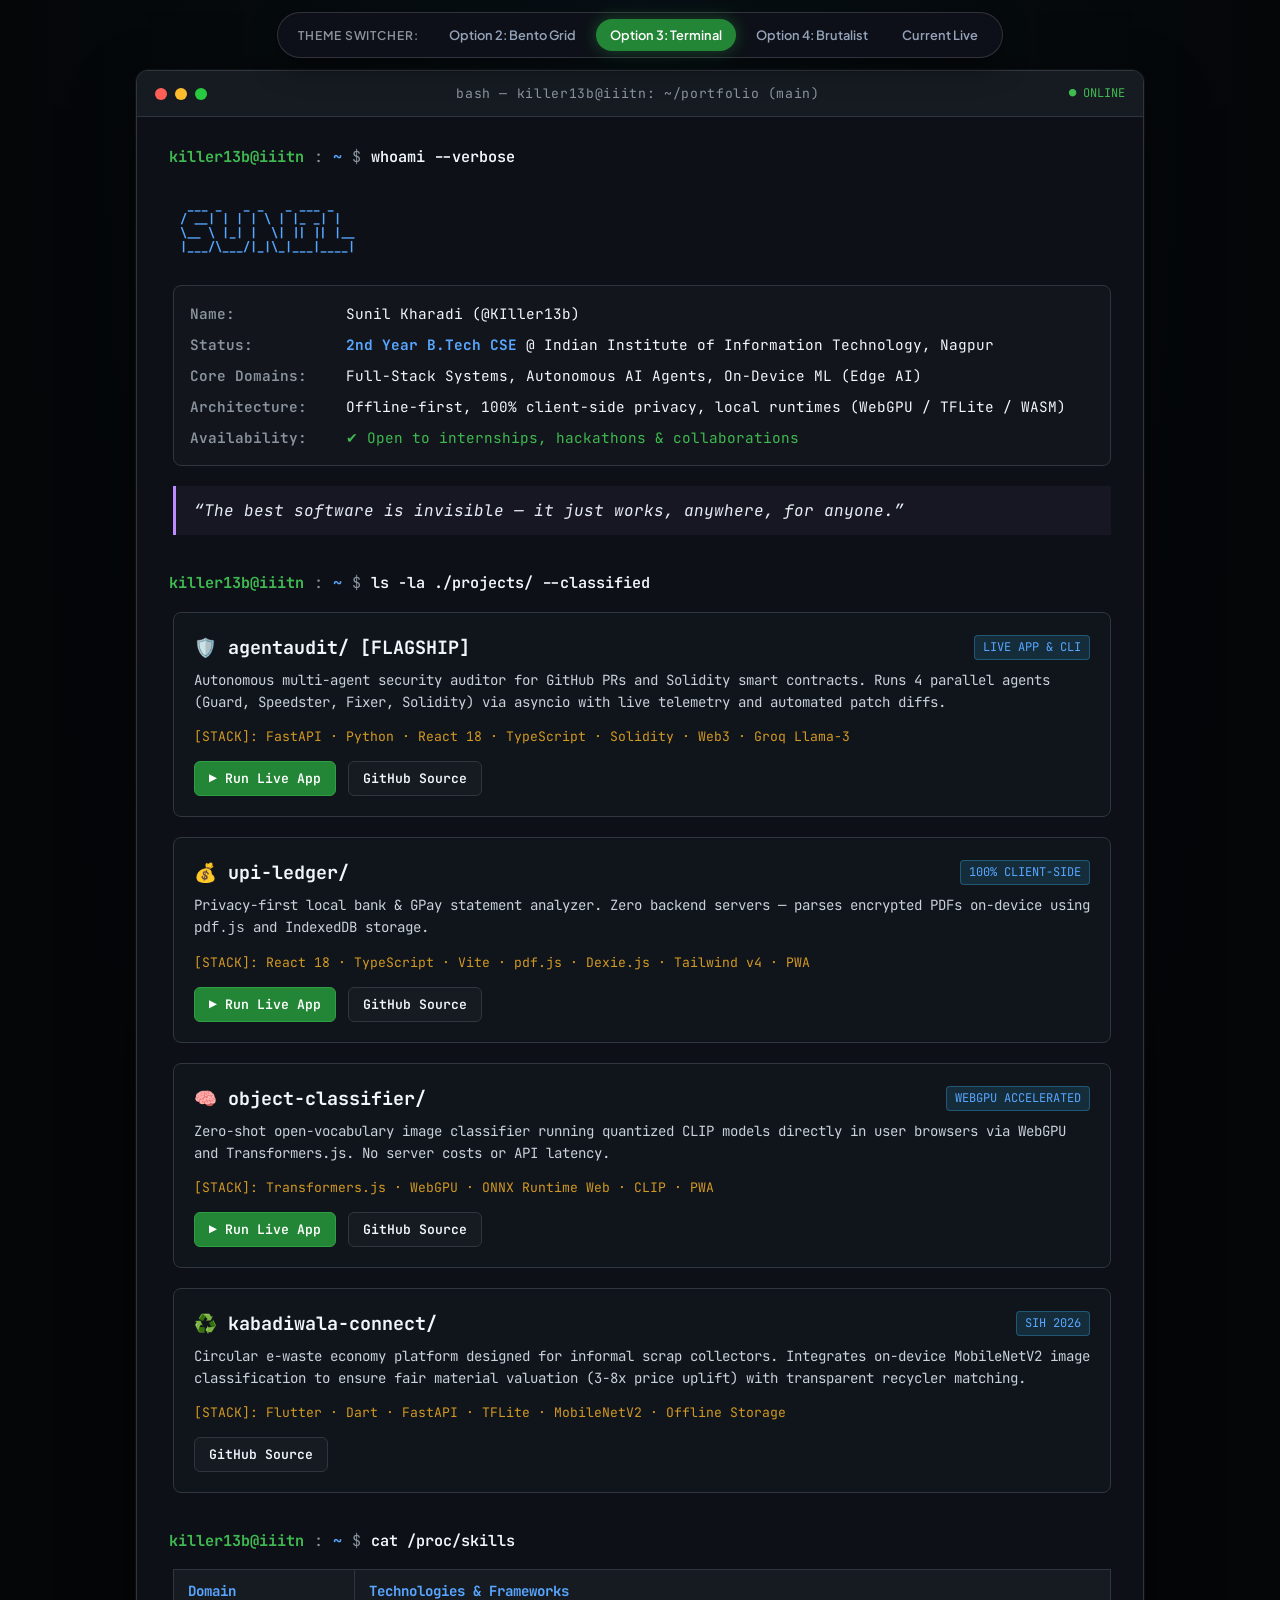
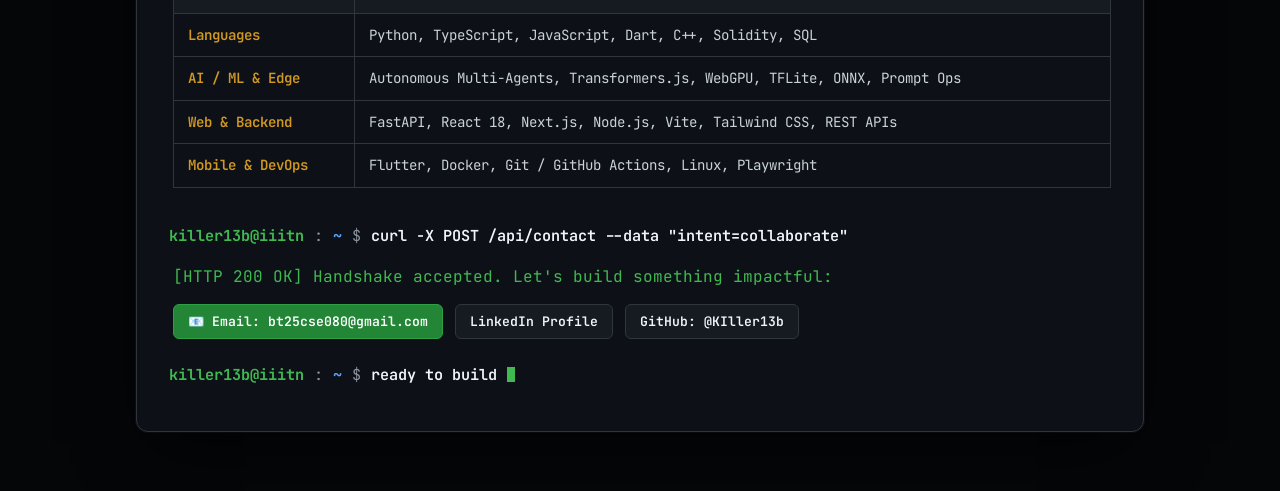
<file: preview-terminal.html>
<!DOCTYPE html>
<html lang="en">
<head>
<meta charset="UTF-8" />
<meta name="viewport" content="width=device-width, initial-scale=1.0" />
<title>Sunil Kharadi — Terminal / Systems Edition</title>
<meta name="description" content="Portfolio of Sunil Kharadi (@KIller13b) — Terminal / Systems Engineer Edition" />
<link rel="preconnect" href="https://fonts.googleapis.com" />
<link rel="preconnect" href="https://fonts.gstatic.com" crossorigin />
<link href="https://fonts.googleapis.com/css2?family=JetBrains+Mono:wght@300;400;500;600;700;800&family=Plus+Jakarta+Sans:wght@500;700&display=swap" rel="stylesheet" />
<style>
  :root {
    --term-bg: #0d1117;
    --term-header: #161b22;
    --term-border: #30363d;
    --term-green: #3fb950;
    --term-cyan: #58a6ff;
    --term-amber: #d29922;
    --term-purple: #bc8cff;
    --term-pink: #f778ba;
    --term-text: #c9d1d9;
    --term-muted: #8b949e;
    --term-white: #f0f6fc;
  }

  * { box-sizing: border-box; margin: 0; padding: 0; }

  body {
    background-color: #040608;
    color: var(--term-text);
    font-family: 'JetBrains Mono', 'Fira Code', monospace;
    line-height: 1.6;
    padding-bottom: 60px;
    background-image: 
      radial-gradient(ellipse at 50% 0%, rgba(56, 189, 248, 0.05), transparent 70%);
  }

  /* Preview switcher floating pill */
  .preview-bar {
    position: sticky;
    top: 12px;
    z-index: 999;
    display: flex;
    justify-content: center;
    padding: 0 16px;
    margin-bottom: 24px;
    font-family: 'Plus Jakarta Sans', sans-serif;
  }
  .preview-bar-inner {
    background: rgba(15, 17, 26, 0.9);
    backdrop-filter: blur(16px);
    -webkit-backdrop-filter: blur(16px);
    border: 1px solid rgba(255, 255, 255, 0.15);
    border-radius: 999px;
    padding: 6px 10px;
    display: flex;
    align-items: center;
    gap: 6px;
    box-shadow: 0 10px 30px -5px rgba(0,0,0,0.6);
  }
  .preview-label {
    font-size: 0.75rem;
    font-weight: 600;
    color: var(--term-muted);
    text-transform: uppercase;
    letter-spacing: 0.08em;
    padding: 0 10px;
  }
  .preview-btn {
    font-size: 0.8rem;
    font-weight: 600;
    padding: 6px 14px;
    border-radius: 999px;
    text-decoration: none;
    color: #94a3b8;
    transition: all 0.2s;
  }
  .preview-btn:hover {
    color: #fff;
    background: rgba(255,255,255,0.08);
  }
  .preview-btn.active {
    background: #238636;
    color: #fff;
    box-shadow: 0 0 16px rgba(46, 160, 67, 0.4);
  }

  .container {
    max-width: 1040px;
    margin: 0 auto;
    padding: 0 16px;
  }

  /* Main Terminal Window */
  .terminal-window {
    background: var(--term-bg);
    border: 1px solid var(--term-border);
    border-radius: 12px;
    box-shadow: 0 24px 64px -12px rgba(0, 0, 0, 0.7), 0 0 1px 1px rgba(255,255,255,0.05);
    overflow: hidden;
  }

  /* Window Header */
  .terminal-bar {
    background: var(--term-header);
    border-bottom: 1px solid var(--term-border);
    padding: 12px 18px;
    display: flex;
    align-items: center;
    justify-content: space-between;
  }
  .terminal-dots {
    display: flex;
    gap: 8px;
  }
  .dot {
    width: 12px;
    height: 12px;
    border-radius: 50%;
  }
  .dot-red { background: #ff5f56; }
  .dot-yellow { background: #ffbd2e; }
  .dot-green { background: #27c93f; }

  .terminal-title {
    font-size: 0.82rem;
    color: var(--term-muted);
    letter-spacing: 0.05em;
  }

  /* Terminal Body */
  .terminal-body {
    padding: 28px 32px;
  }

  /* Command Block */
  .cmd-line {
    display: flex;
    align-items: center;
    gap: 10px;
    margin-bottom: 16px;
    font-size: 0.95rem;
  }
  .prompt-user { color: var(--term-green); font-weight: 700; }
  .prompt-sep { color: var(--term-muted); }
  .prompt-dir { color: var(--term-cyan); font-weight: 600; }
  .prompt-cmd { color: var(--term-white); font-weight: 600; }

  /* Output Sections */
  .cmd-output {
    margin-bottom: 36px;
    padding-left: 4px;
  }

  /* ASCII Banner */
  .ascii-art {
    color: var(--term-cyan);
    font-size: 0.75rem;
    line-height: 1.15;
    white-space: pre;
    margin-bottom: 16px;
    font-weight: 700;
  }

  /* Key-Value Specs Table */
  .spec-grid {
    display: grid;
    grid-template-columns: 140px 1fr;
    gap: 8px 16px;
    font-size: 0.9rem;
    background: rgba(255,255,255,0.02);
    border: 1px solid var(--term-border);
    border-radius: 8px;
    padding: 16px;
    margin-bottom: 20px;
  }
  .spec-key { color: var(--term-muted); font-weight: 600; }
  .spec-val { color: var(--term-white); }
  .spec-val b { color: var(--term-cyan); }

  /* Project Cards in CLI */
  .project-entry {
    border: 1px solid var(--term-border);
    border-radius: 8px;
    padding: 20px;
    margin-bottom: 20px;
    background: rgba(22, 27, 34, 0.4);
    transition: all 0.2s;
  }
  .project-entry:hover {
    border-color: var(--term-cyan);
    background: rgba(22, 27, 34, 0.8);
  }
  .project-header {
    display: flex;
    justify-content: space-between;
    align-items: center;
    margin-bottom: 8px;
  }
  .project-name {
    font-size: 1.15rem;
    font-weight: 700;
    color: var(--term-white);
  }
  .project-status {
    font-size: 0.75rem;
    padding: 2px 8px;
    border-radius: 4px;
    background: rgba(56, 189, 248, 0.15);
    color: var(--term-cyan);
    border: 1px solid rgba(56, 189, 248, 0.3);
  }
  .project-desc {
    color: var(--term-text);
    font-size: 0.88rem;
    margin-bottom: 12px;
    line-height: 1.55;
  }
  .project-tech {
    color: var(--term-amber);
    font-size: 0.82rem;
    margin-bottom: 14px;
  }
  .project-links {
    display: flex;
    gap: 12px;
  }
  .cli-btn {
    display: inline-flex;
    align-items: center;
    gap: 6px;
    padding: 6px 14px;
    border-radius: 6px;
    font-size: 0.82rem;
    font-weight: 600;
    text-decoration: none;
    border: 1px solid var(--term-border);
    color: var(--term-white);
    background: var(--term-header);
    transition: all 0.2s;
  }
  .cli-btn:hover {
    background: #30363d;
    border-color: var(--term-cyan);
    color: var(--term-cyan);
  }
  .cli-btn-primary {
    background: #238636;
    border-color: #2ea043;
    color: #fff;
  }
  .cli-btn-primary:hover {
    background: #2ea043;
    color: #fff;
  }

  /* Skills Matrix */
  .matrix-table {
    width: 100%;
    border-collapse: collapse;
    font-size: 0.88rem;
    margin-bottom: 20px;
  }
  .matrix-table th, .matrix-table td {
    padding: 10px 14px;
    border: 1px solid var(--term-border);
    text-align: left;
  }
  .matrix-table th {
    background: var(--term-header);
    color: var(--term-cyan);
  }
  .matrix-table td:first-child {
    font-weight: 600;
    color: var(--term-amber);
  }

  /* Quote blockquote */
  .term-quote {
    border-left: 3px solid var(--term-purple);
    padding: 12px 18px;
    background: rgba(188, 140, 255, 0.05);
    font-style: italic;
    color: #e6edf3;
    margin-bottom: 24px;
  }

  .cursor {
    display: inline-block;
    width: 8px;
    height: 15px;
    background: var(--term-green);
    vertical-align: middle;
    animation: blink 1s step-start infinite;
  }
  @keyframes blink { 50% { opacity: 0; } }

  @media (max-width: 768px) {
    .terminal-body { padding: 18px 16px; }
    .spec-grid { grid-template-columns: 1fr; }
    .ascii-art { font-size: 0.55rem; }
  }
</style>
</head>
<body>

<!-- Preview Bar -->
<div class="preview-bar">
  <div class="preview-bar-inner">
    <span class="preview-label">Theme Switcher:</span>
    <a href="preview-bento.html" class="preview-btn">Option 2: Bento Grid</a>
    <a href="preview-terminal.html" class="preview-btn active">Option 3: Terminal</a>
    <a href="preview-brutalist.html" class="preview-btn">Option 4: Brutalist</a>
    <a href="index.html" class="preview-btn">Current Live</a>
  </div>
</div>

<main class="container">

  <div class="terminal-window">
    
    <!-- Top Bar -->
    <div class="terminal-bar">
      <div class="terminal-dots">
        <span class="dot dot-red"></span>
        <span class="dot dot-yellow"></span>
        <span class="dot dot-green"></span>
      </div>
      <div class="terminal-title">bash — killer13b@iiitn: ~/portfolio (main)</div>
      <div style="font-size: 0.75rem; color: #3fb950;">● ONLINE</div>
    </div>

    <!-- Body -->
    <div class="terminal-body">

      <!-- Command 1: whoami -->
      <div class="cmd-line">
        <span class="prompt-user">killer13b@iiitn</span><span class="prompt-sep">:</span><span class="prompt-dir">~</span><span class="prompt-sep">$</span>
        <span class="prompt-cmd">whoami --verbose</span>
      </div>
      
      <div class="cmd-output">
        <div class="ascii-art">
  ___ _   _ _   _ ___ _     
 / __| | | | \ | |_ _| |    
 \__ \ |_| |  \| || || |__  
 |___/\___/|_|\_|___|____| 
        </div>

        <div class="spec-grid">
          <div class="spec-key">Name:</div>
          <div class="spec-val">Sunil Kharadi (@KIller13b)</div>
          
          <div class="spec-key">Status:</div>
          <div class="spec-val"><b>2nd Year B.Tech CSE</b> @ Indian Institute of Information Technology, Nagpur</div>
          
          <div class="spec-key">Core Domains:</div>
          <div class="spec-val">Full-Stack Systems, Autonomous AI Agents, On-Device ML (Edge AI)</div>
          
          <div class="spec-key">Architecture:</div>
          <div class="spec-val">Offline-first, 100% client-side privacy, local runtimes (WebGPU / TFLite / WASM)</div>
          
          <div class="spec-key">Availability:</div>
          <div class="spec-val" style="color: #3fb950;">✔ Open to internships, hackathons &amp; collaborations</div>
        </div>

        <div class="term-quote">
          &ldquo;The best software is invisible — it just works, anywhere, for anyone.&rdquo;
        </div>
      </div>

      <!-- Command 2: ls -la projects/ -->
      <div class="cmd-line">
        <span class="prompt-user">killer13b@iiitn</span><span class="prompt-sep">:</span><span class="prompt-dir">~</span><span class="prompt-sep">$</span>
        <span class="prompt-cmd">ls -la ./projects/ --classified</span>
      </div>

      <div class="cmd-output">

        <!-- AgentAudit -->
        <div class="project-entry">
          <div class="project-header">
            <span class="project-name">🛡️ agentaudit/ [FLAGSHIP]</span>
            <span class="project-status">LIVE APP &amp; CLI</span>
          </div>
          <p class="project-desc">
            Autonomous multi-agent security auditor for GitHub PRs and Solidity smart contracts. Runs 4 parallel agents (Guard, Speedster, Fixer, Solidity) via asyncio with live telemetry and automated patch diffs.
          </p>
          <div class="project-tech">
            [STACK]: FastAPI · Python · React 18 · TypeScript · Solidity · Web3 · Groq Llama-3
          </div>
          <div class="project-links">
            <a href="https://agentaudit-gamma.vercel.app" target="_blank" rel="noopener" class="cli-btn cli-btn-primary">▶ Run Live App</a>
            <a href="https://github.com/KIller13b/agentaudit" target="_blank" rel="noopener" class="cli-btn">GitHub Source</a>
          </div>
        </div>

        <!-- UPI Ledger -->
        <div class="project-entry">
          <div class="project-header">
            <span class="project-name">💰 upi-ledger/</span>
            <span class="project-status">100% CLIENT-SIDE</span>
          </div>
          <p class="project-desc">
            Privacy-first local bank &amp; GPay statement analyzer. Zero backend servers — parses encrypted PDFs on-device using <code>pdf.js</code> and IndexedDB storage.
          </p>
          <div class="project-tech">
            [STACK]: React 18 · TypeScript · Vite · pdf.js · Dexie.js · Tailwind v4 · PWA
          </div>
          <div class="project-links">
            <a href="https://killer13b.github.io/upi-ledger/" target="_blank" rel="noopener" class="cli-btn cli-btn-primary">▶ Run Live App</a>
            <a href="https://github.com/KIller13b/upi-ledger" target="_blank" rel="noopener" class="cli-btn">GitHub Source</a>
          </div>
        </div>

        <!-- In-Browser Object Classifier -->
        <div class="project-entry">
          <div class="project-header">
            <span class="project-name">🧠 object-classifier/</span>
            <span class="project-status">WEBGPU ACCELERATED</span>
          </div>
          <p class="project-desc">
            Zero-shot open-vocabulary image classifier running quantized CLIP models directly in user browsers via WebGPU and Transformers.js. No server costs or API latency.
          </p>
          <div class="project-tech">
            [STACK]: Transformers.js · WebGPU · ONNX Runtime Web · CLIP · PWA
          </div>
          <div class="project-links">
            <a href="https://killer13b.github.io/object-classifier/" target="_blank" rel="noopener" class="cli-btn cli-btn-primary">▶ Run Live App</a>
            <a href="https://github.com/KIller13b/object-classifier" target="_blank" rel="noopener" class="cli-btn">GitHub Source</a>
          </div>
        </div>

        <!-- Kabadiwala Connect -->
        <div class="project-entry">
          <div class="project-header">
            <span class="project-name">♻️ kabadiwala-connect/</span>
            <span class="project-status">SIH 2026</span>
          </div>
          <p class="project-desc">
            Circular e-waste economy platform designed for informal scrap collectors. Integrates on-device MobileNetV2 image classification to ensure fair material valuation (3-8x price uplift) with transparent recycler matching.
          </p>
          <div class="project-tech">
            [STACK]: Flutter · Dart · FastAPI · TFLite · MobileNetV2 · Offline Storage
          </div>
          <div class="project-links">
            <a href="https://github.com/KIller13b/kabadiwala-connect" target="_blank" rel="noopener" class="cli-btn">GitHub Source</a>
          </div>
        </div>

      </div>

      <!-- Command 3: sysinfo --skills -->
      <div class="cmd-line">
        <span class="prompt-user">killer13b@iiitn</span><span class="prompt-sep">:</span><span class="prompt-dir">~</span><span class="prompt-sep">$</span>
        <span class="prompt-cmd">cat /proc/skills</span>
      </div>

      <div class="cmd-output">
        <table class="matrix-table">
          <thead>
            <tr>
              <th>Domain</th>
              <th>Technologies &amp; Frameworks</th>
            </tr>
          </thead>
          <tbody>
            <tr>
              <td>Languages</td>
              <td>Python, TypeScript, JavaScript, Dart, C++, Solidity, SQL</td>
            </tr>
            <tr>
              <td>AI / ML &amp; Edge</td>
              <td>Autonomous Multi-Agents, Transformers.js, WebGPU, TFLite, ONNX, Prompt Ops</td>
            </tr>
            <tr>
              <td>Web &amp; Backend</td>
              <td>FastAPI, React 18, Next.js, Node.js, Vite, Tailwind CSS, REST APIs</td>
            </tr>
            <tr>
              <td>Mobile &amp; DevOps</td>
              <td>Flutter, Docker, Git / GitHub Actions, Linux, Playwright</td>
            </tr>
          </tbody>
        </table>
      </div>

      <!-- Command 4: contact -->
      <div class="cmd-line">
        <span class="prompt-user">killer13b@iiitn</span><span class="prompt-sep">:</span><span class="prompt-dir">~</span><span class="prompt-sep">$</span>
        <span class="prompt-cmd">curl -X POST /api/contact --data "intent=collaborate"</span>
      </div>

      <div class="cmd-output" style="margin-bottom: 12px;">
        <div style="color: #3fb950; margin-bottom: 14px;">[HTTP 200 OK] Handshake accepted. Let's build something impactful:</div>
        <div class="project-links">
          <a href="mailto:bt25cse080@gmail.com" class="cli-btn cli-btn-primary">📧 Email: bt25cse080@gmail.com</a>
          <a href="https://www.linkedin.com/in/sunil-kharadi-09b560427/" target="_blank" rel="noopener" class="cli-btn">LinkedIn Profile</a>
          <a href="https://github.com/KIller13b" target="_blank" rel="noopener" class="cli-btn">GitHub: @KIller13b</a>
        </div>
      </div>

      <!-- Active Prompt with blinking cursor -->
      <div class="cmd-line" style="margin-top: 24px;">
        <span class="prompt-user">killer13b@iiitn</span><span class="prompt-sep">:</span><span class="prompt-dir">~</span><span class="prompt-sep">$</span>
        <span class="prompt-cmd">ready to build</span> <span class="cursor"></span>
      </div>

    </div>

  </div>

</main>

</body>
</html>
</file>
<file: styles.css>
:root {
  --bg: #07070c;
  --bg-soft: #0d0d15;
  --panel: #10101b;
  --panel-2: #14141f;
  --border: #22222f;
  --border-soft: #1a1a26;
  --text: #ececf1;
  --muted: #9a9aad;
  --dim: #6c6c80;
  --accent: #7c3aed;
  --accent-2: #22d3ee;
  --accent-soft: rgba(124, 58, 237, 0.14);
  --radius: 16px;
  --mono: "JetBrains Mono", ui-monospace, SFMono-Regular, Menlo, monospace;
  --sans: "Inter", system-ui, -apple-system, Segoe UI, Roboto, sans-serif;
}

* { box-sizing: border-box; }
html { scroll-behavior: smooth; }
body {
  margin: 0;
  background: var(--bg);
  color: var(--text);
  font-family: var(--sans);
  line-height: 1.6;
  -webkit-font-smoothing: antialiased;
  overflow-x: hidden;
}
body::before {
  content: "";
  position: fixed;
  inset: 0;
  background:
    radial-gradient(60% 45% at 12% -5%, rgba(124, 58, 237, 0.20), transparent 60%),
    radial-gradient(45% 40% at 92% 4%, rgba(34, 211, 238, 0.12), transparent 60%);
  pointer-events: none;
  z-index: 0;
}
.wrap { width: min(1120px, 92vw); margin-inline: auto; position: relative; z-index: 1; }
a { color: inherit; text-decoration: none; }
code { font-family: var(--mono); font-size: 0.86em; background: var(--accent-soft); color: #c9b6ff; padding: 2px 6px; border-radius: 6px; }

/* ---------- Nav ---------- */
.nav {
  position: sticky; top: 0; z-index: 50;
  backdrop-filter: blur(14px);
  background: rgba(7, 7, 12, 0.72);
  border-bottom: 1px solid transparent;
  transition: border-color .3s, background .3s;
}
.nav.scrolled { border-bottom-color: var(--border-soft); }
.nav-inner { display: flex; align-items: center; justify-content: space-between; padding: 14px 0; gap: 20px; }
.brand { display: flex; align-items: center; gap: 10px; }
.brand-mark {
  width: 38px; height: 38px; border-radius: 11px; display: grid; place-items: center;
  background: linear-gradient(140deg, var(--accent), #4f46e5);
  font-family: var(--mono); font-weight: 700; font-size: 15px; color: #fff;
  box-shadow: 0 8px 24px -8px rgba(124, 58, 237, .8);
}
.brand-text { display: flex; flex-direction: column; line-height: 1.1; font-weight: 600; font-size: 15px; }
.brand-text small { color: var(--dim); font-weight: 400; font-size: 12px; font-family: var(--mono); }
.nav-links { display: flex; align-items: center; gap: 26px; }
.nav-links a { color: var(--muted); font-size: 14.5px; font-weight: 500; transition: color .2s; }
.nav-links a:hover { color: var(--text); }
.nav-cta {
  display: inline-flex; align-items: center; gap: 7px;
  color: var(--text) !important;
  border: 1px solid var(--border); border-radius: 10px; padding: 8px 14px;
  background: var(--panel); transition: border-color .2s, transform .2s;
}
.nav-cta:hover { border-color: var(--accent); transform: translateY(-1px); }
.nav-toggle { display: none; flex-direction: column; gap: 5px; background: none; border: 0; cursor: pointer; padding: 8px; }
.nav-toggle span { width: 22px; height: 2px; background: var(--text); border-radius: 2px; transition: .25s; }

/* ---------- Reveal ---------- */
.reveal { opacity: 0; transform: translateY(18px); transition: opacity .7s ease, transform .7s ease; }
.reveal.in { opacity: 1; transform: none; }

/* ---------- Hero ---------- */
.hero { padding: 90px 0 60px; max-width: 900px; }
.hero-badge {
  display: inline-flex; align-items: center; gap: 9px;
  font-size: 13px; color: var(--muted);
  border: 1px solid var(--border); border-radius: 999px; padding: 6px 14px;
  background: var(--panel); margin-bottom: 26px;
}
.hero-badge .dot { width: 7px; height: 7px; border-radius: 50%; background: #22c55e; box-shadow: 0 0 0 4px rgba(34,197,94,.16); }
.hero h1 { font-size: clamp(2.1rem, 5.4vw, 3.5rem); line-height: 1.12; letter-spacing: -0.02em; margin: 0 0 22px; font-weight: 800; }
.grad { background: linear-gradient(100deg, #a78bfa, #7c3aed); -webkit-background-clip: text; background-clip: text; color: transparent; }
.grad2 { background: linear-gradient(100deg, #67e8f9, #22d3ee); -webkit-background-clip: text; background-clip: text; color: transparent; }
.hero-sub { font-size: clamp(1rem, 2.2vw, 1.18rem); color: var(--muted); max-width: 660px; margin: 0 0 34px; }
.hero-actions { display: flex; flex-wrap: wrap; gap: 14px; }
.btn {
  display: inline-flex; align-items: center; justify-content: center; gap: 8px;
  padding: 12px 22px; border-radius: 12px; font-weight: 600; font-size: 15px;
  transition: transform .2s, box-shadow .2s, border-color .2s, background .2s;
}
.btn-primary { background: linear-gradient(135deg, var(--accent), #4f46e5); color: #fff; box-shadow: 0 14px 30px -12px rgba(124,58,237,.9); }
.btn-primary:hover { transform: translateY(-2px); box-shadow: 0 18px 36px -12px rgba(124,58,237,1); }
.btn-ghost { border: 1px solid var(--border); color: var(--text); background: var(--panel); }
.btn-ghost:hover { transform: translateY(-2px); border-color: var(--accent); }
.hero-stats { display: flex; flex-wrap: wrap; gap: 40px; margin-top: 56px; padding-top: 30px; border-top: 1px solid var(--border-soft); }
.stat b { display: block; font-size: 1.7rem; font-weight: 800; letter-spacing: -0.01em; }
.stat span { color: var(--dim); font-size: 13.5px; }

/* ---------- Sections ---------- */
.section { padding: 60px 0; }
.section-head { max-width: 620px; margin-bottom: 40px; }
.eyebrow { font-family: var(--mono); text-transform: uppercase; letter-spacing: .18em; font-size: 12px; color: var(--accent-2); margin: 0 0 12px; }
.section-head h2, .about h2, .cta h2 { font-size: clamp(1.6rem, 3.4vw, 2.2rem); letter-spacing: -0.02em; margin: 0 0 12px; font-weight: 800; }
.section-sub { color: var(--muted); margin: 0; }

/* ---------- Feature card ---------- */
.feature {
  display: grid; grid-template-columns: 1.05fr 1fr;
  background: linear-gradient(160deg, var(--panel-2), var(--panel));
  border: 1px solid var(--border); border-radius: 22px; overflow: hidden;
  margin-bottom: 26px;
}
.feature-media { position: relative; min-height: 320px; background: #0a0a12; }
.feature-media img { width: 100%; height: 100%; object-fit: cover; object-position: top center; display: block; }
.chip-live {
  position: absolute; top: 14px; left: 14px;
  font-family: var(--mono); font-size: 11px; letter-spacing: .1em; text-transform: uppercase;
  background: rgba(124,58,237,.9); color: #fff; padding: 5px 11px; border-radius: 999px;
}
.feature-body { padding: 34px; display: flex; flex-direction: column; }
.feature-body h3 { font-size: 1.5rem; margin: 0 0 4px; }
.tagline { color: var(--accent-2); font-size: 14px; font-weight: 500; margin: 0 0 16px; }
.feature-body p { color: var(--muted); font-size: 15px; margin: 0 0 16px; }
.points { list-style: none; padding: 0; margin: 0 0 20px; display: grid; gap: 8px; }
.points li { position: relative; padding-left: 22px; color: var(--muted); font-size: 14.5px; }
.points li::before { content: ""; position: absolute; left: 2px; top: 9px; width: 7px; height: 7px; border-radius: 50%; background: var(--accent); box-shadow: 0 0 0 4px var(--accent-soft); }

/* ---------- Tags ---------- */
.tags { display: flex; flex-wrap: wrap; gap: 8px; margin-bottom: 20px; }
.tags span {
  font-family: var(--mono); font-size: 12px; color: #b9b9cc;
  background: var(--bg-soft); border: 1px solid var(--border-soft);
  padding: 4px 10px; border-radius: 8px;
}

/* ---------- Links rows ---------- */
.links { display: flex; flex-wrap: wrap; align-items: center; gap: 16px; margin-top: auto; }
.link-primary {
  display: inline-flex; align-items: center; gap: 7px; font-weight: 600; font-size: 14.5px;
  background: var(--accent-soft); color: #c4b5fd; border: 1px solid rgba(124,58,237,.35);
  padding: 9px 15px; border-radius: 10px; transition: background .2s, transform .2s;
}
.link-primary:hover { background: rgba(124,58,237,.24); transform: translateY(-1px); }
.link-ghost {
  display: inline-flex; align-items: center; gap: 7px; font-weight: 600; font-size: 14.5px;
  color: var(--muted); border: 1px solid var(--border); padding: 9px 15px; border-radius: 10px;
  transition: color .2s, border-color .2s, transform .2s;
}
.link-ghost:hover { color: var(--text); border-color: var(--accent); transform: translateY(-1px); }

/* ---------- Grid cards ---------- */
.grid { display: grid; grid-template-columns: repeat(auto-fit, minmax(320px, 1fr)); gap: 22px; }
.card {
  background: var(--panel); border: 1px solid var(--border); border-radius: 18px;
  overflow: hidden; display: flex; flex-direction: column;
  transition: transform .25s, border-color .25s;
}
.card:hover { transform: translateY(-4px); border-color: #34344a; }
.card-media { aspect-ratio: 16 / 10; background: #0a0a12; overflow: hidden; }
.card-media img { width: 100%; height: 100%; object-fit: cover; object-position: top center; display: block; }
.card-media.placeholder {
  display: grid; place-items: center;
  background:
    radial-gradient(120% 120% at 20% 10%, rgba(124,58,237,.35), transparent 55%),
    radial-gradient(120% 120% at 90% 90%, rgba(34,211,238,.22), transparent 55%),
    #0c0c16;
}
.ph-inner { display: flex; flex-direction: column; align-items: center; gap: 10px; color: #c4b5fd; }
.ph-inner span { font-family: var(--mono); font-size: 12px; letter-spacing: .16em; text-transform: uppercase; color: var(--muted); }
.card-body { padding: 22px 22px 24px; display: flex; flex-direction: column; flex: 1; }
.card-body h3 { font-size: 1.2rem; margin: 0 0 4px; }
.card-body p { color: var(--muted); font-size: 14.5px; margin: 0 0 16px; }

/* ---------- Skills ---------- */
.skills { display: grid; grid-template-columns: repeat(auto-fit, minmax(240px, 1fr)); gap: 20px; }
.skill-group { background: var(--panel); border: 1px solid var(--border); border-radius: 16px; padding: 22px; }
.skill-group h4 { margin: 0 0 16px; font-size: 14px; text-transform: uppercase; letter-spacing: .1em; color: var(--dim); font-family: var(--mono); font-weight: 500; }
.skill-group .tags { margin: 0; }

/* ---------- About ---------- */
.about { display: grid; grid-template-columns: 1.4fr 1fr; gap: 44px; align-items: start; }
.about-text p { color: var(--muted); font-size: 15.5px; }
.about-text .btn { margin-top: 12px; }
.about-facts { display: grid; gap: 14px; }
.fact { background: var(--panel); border: 1px solid var(--border); border-radius: 14px; padding: 16px 18px; }
.fact-k { display: block; font-family: var(--mono); font-size: 11px; text-transform: uppercase; letter-spacing: .14em; color: var(--dim); margin-bottom: 5px; }
.fact-v { font-size: 15px; font-weight: 500; }

/* ---------- CTA ---------- */
.cta {
  text-align: center; background: linear-gradient(160deg, var(--panel-2), var(--panel));
  border: 1px solid var(--border); border-radius: 22px; padding: 56px 28px;
}
.cta p { color: var(--muted); margin: 0 0 26px; }
.cta .hero-actions { justify-content: center; }

/* ---------- Footer ---------- */
.footer { border-top: 1px solid var(--border-soft); margin-top: 40px; }
.footer-inner { display: flex; align-items: center; justify-content: space-between; padding: 26px 0; color: var(--dim); font-size: 13.5px; flex-wrap: wrap; gap: 12px; }
.footer-links { display: flex; gap: 20px; }
.footer-links a { color: var(--muted); }
.footer-links a:hover { color: var(--text); }

/* ---------- Responsive ---------- */
@media (max-width: 880px) {
  .feature { grid-template-columns: 1fr; }
  .feature-media { min-height: 240px; aspect-ratio: 16/10; }
  .about { grid-template-columns: 1fr; gap: 30px; }
}
@media (max-width: 720px) {
  .nav-links {
    position: absolute; top: 100%; left: 0; right: 0;
    flex-direction: column; align-items: stretch; gap: 4px;
    background: var(--bg-soft); border-bottom: 1px solid var(--border);
    padding: 14px 6vw 20px;
    display: none;
  }
  .nav.open .nav-links { display: flex; }
  .nav-links a { padding: 10px 4px; }
  .nav-cta { justify-content: center; margin-top: 6px; }
  .nav-toggle { display: flex; }
  .hero { padding-top: 60px; }
  .hero-stats { gap: 26px; }
  .feature-body { padding: 26px 22px; }
}
</file>
